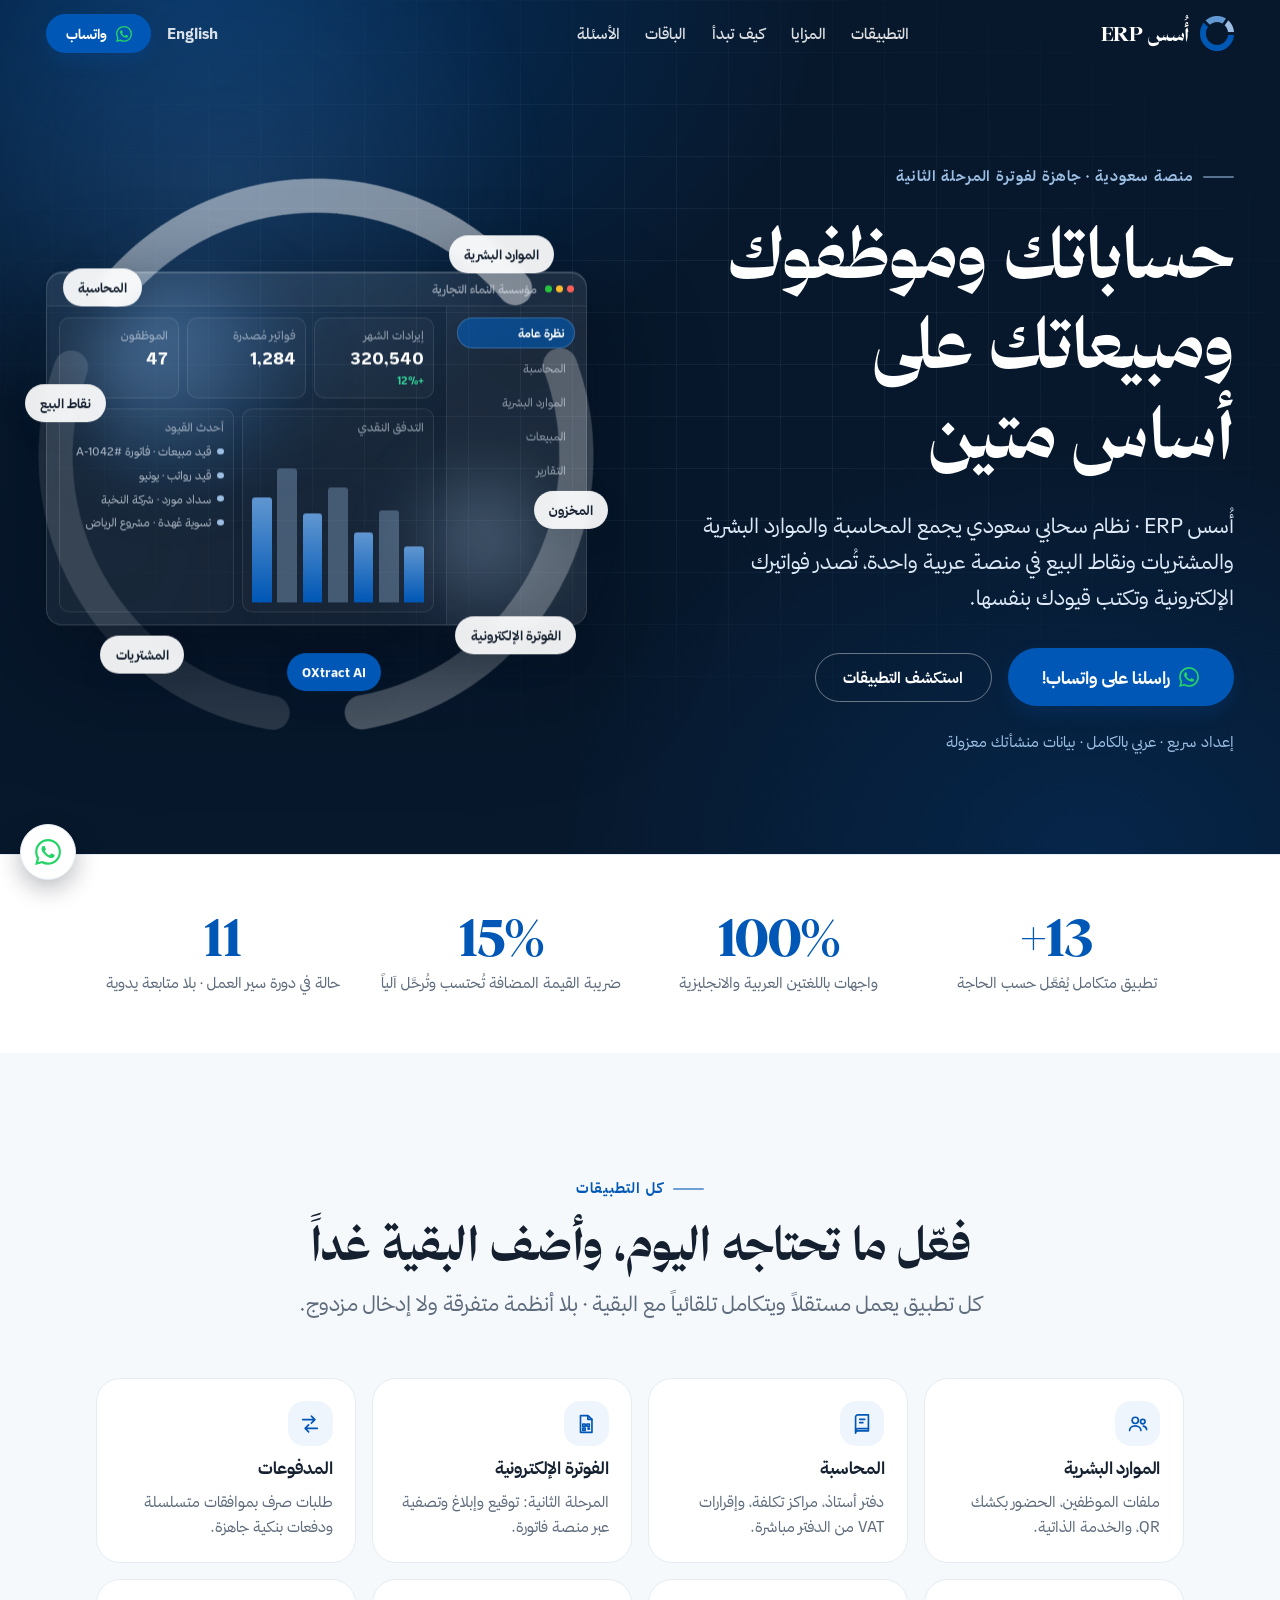
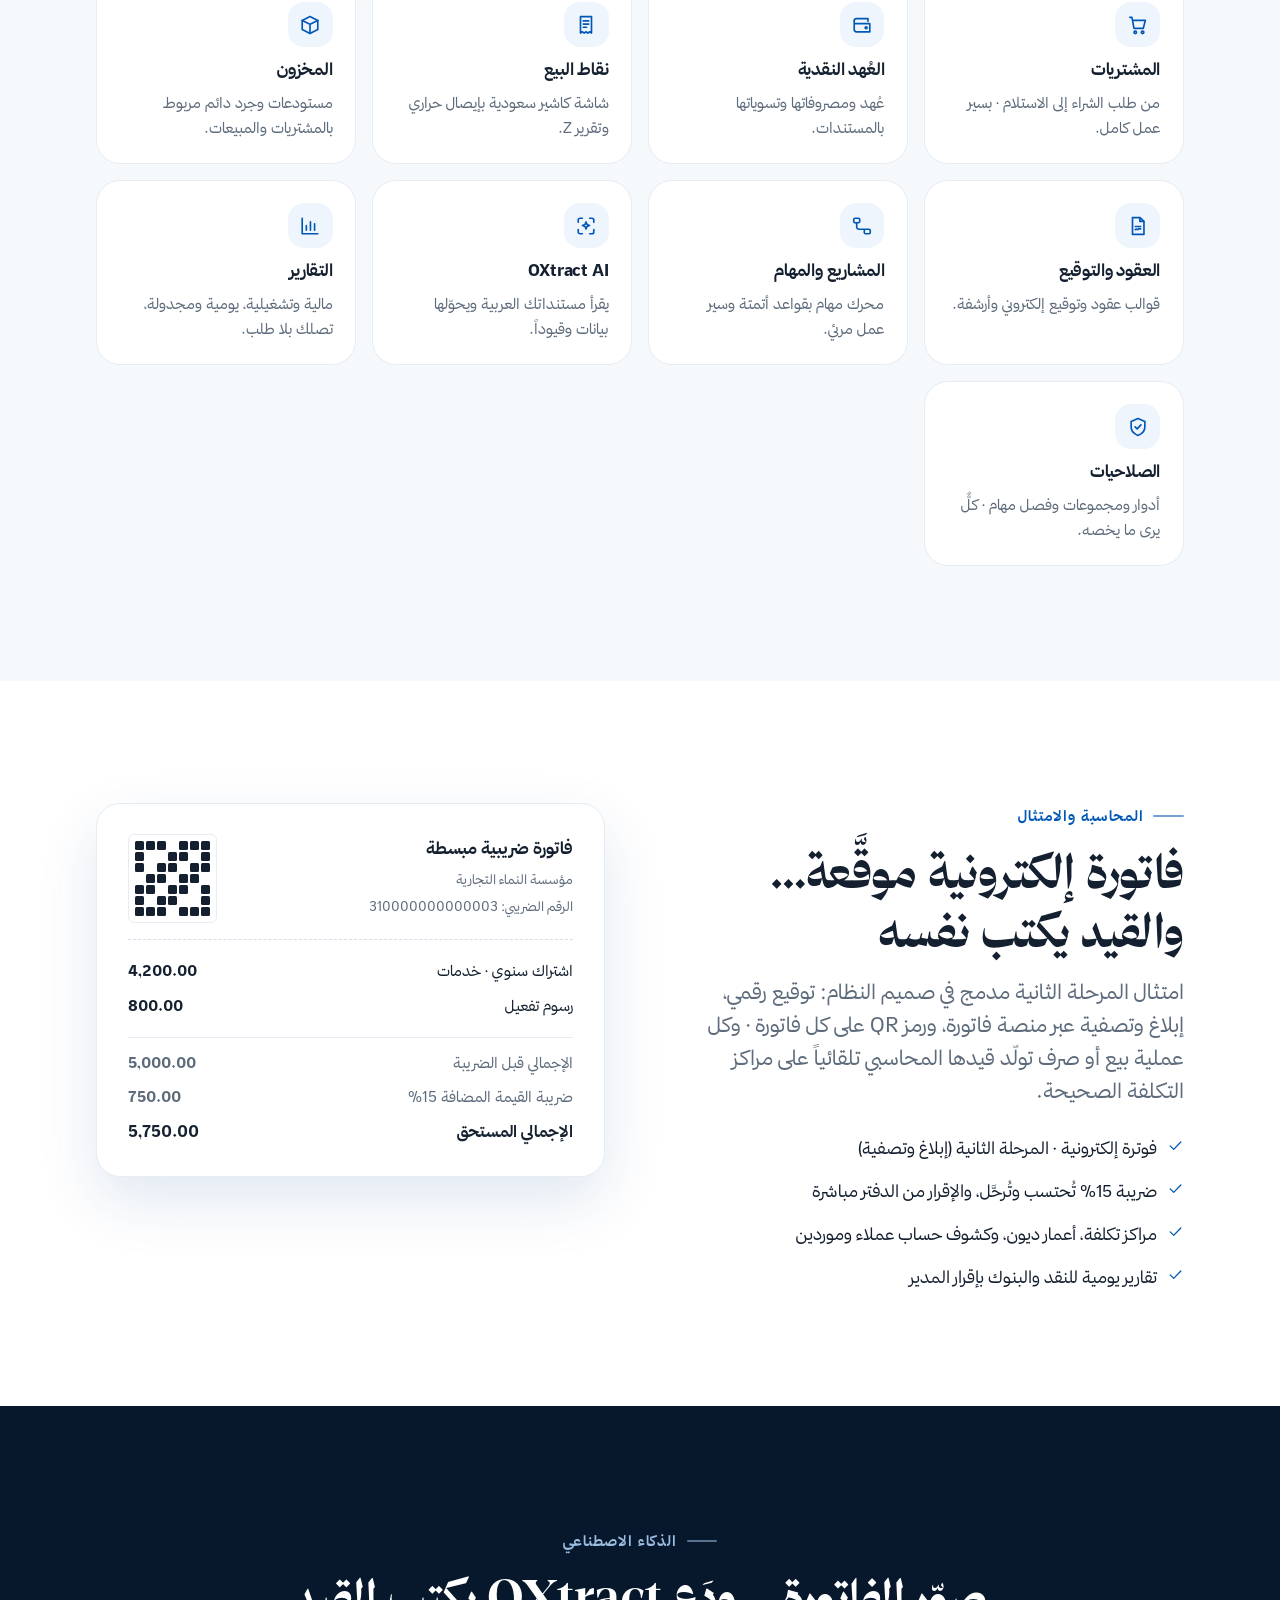
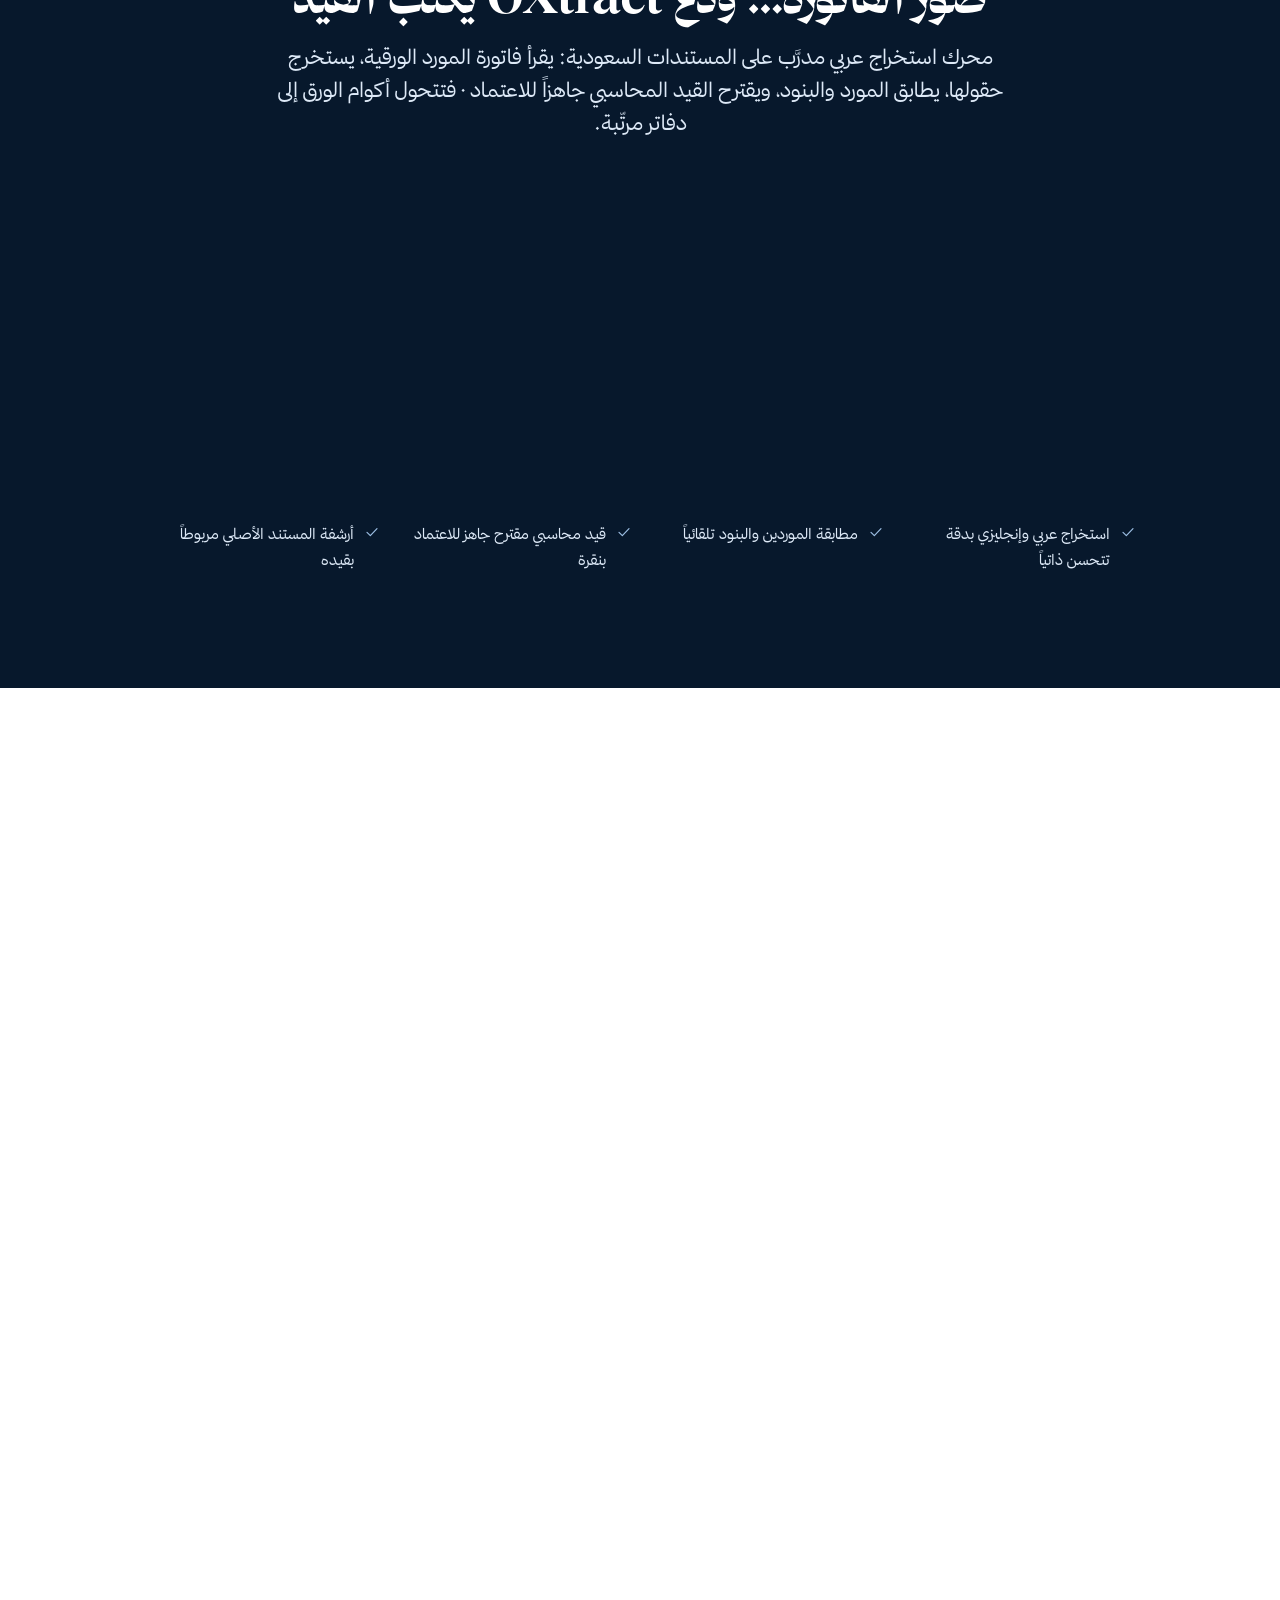
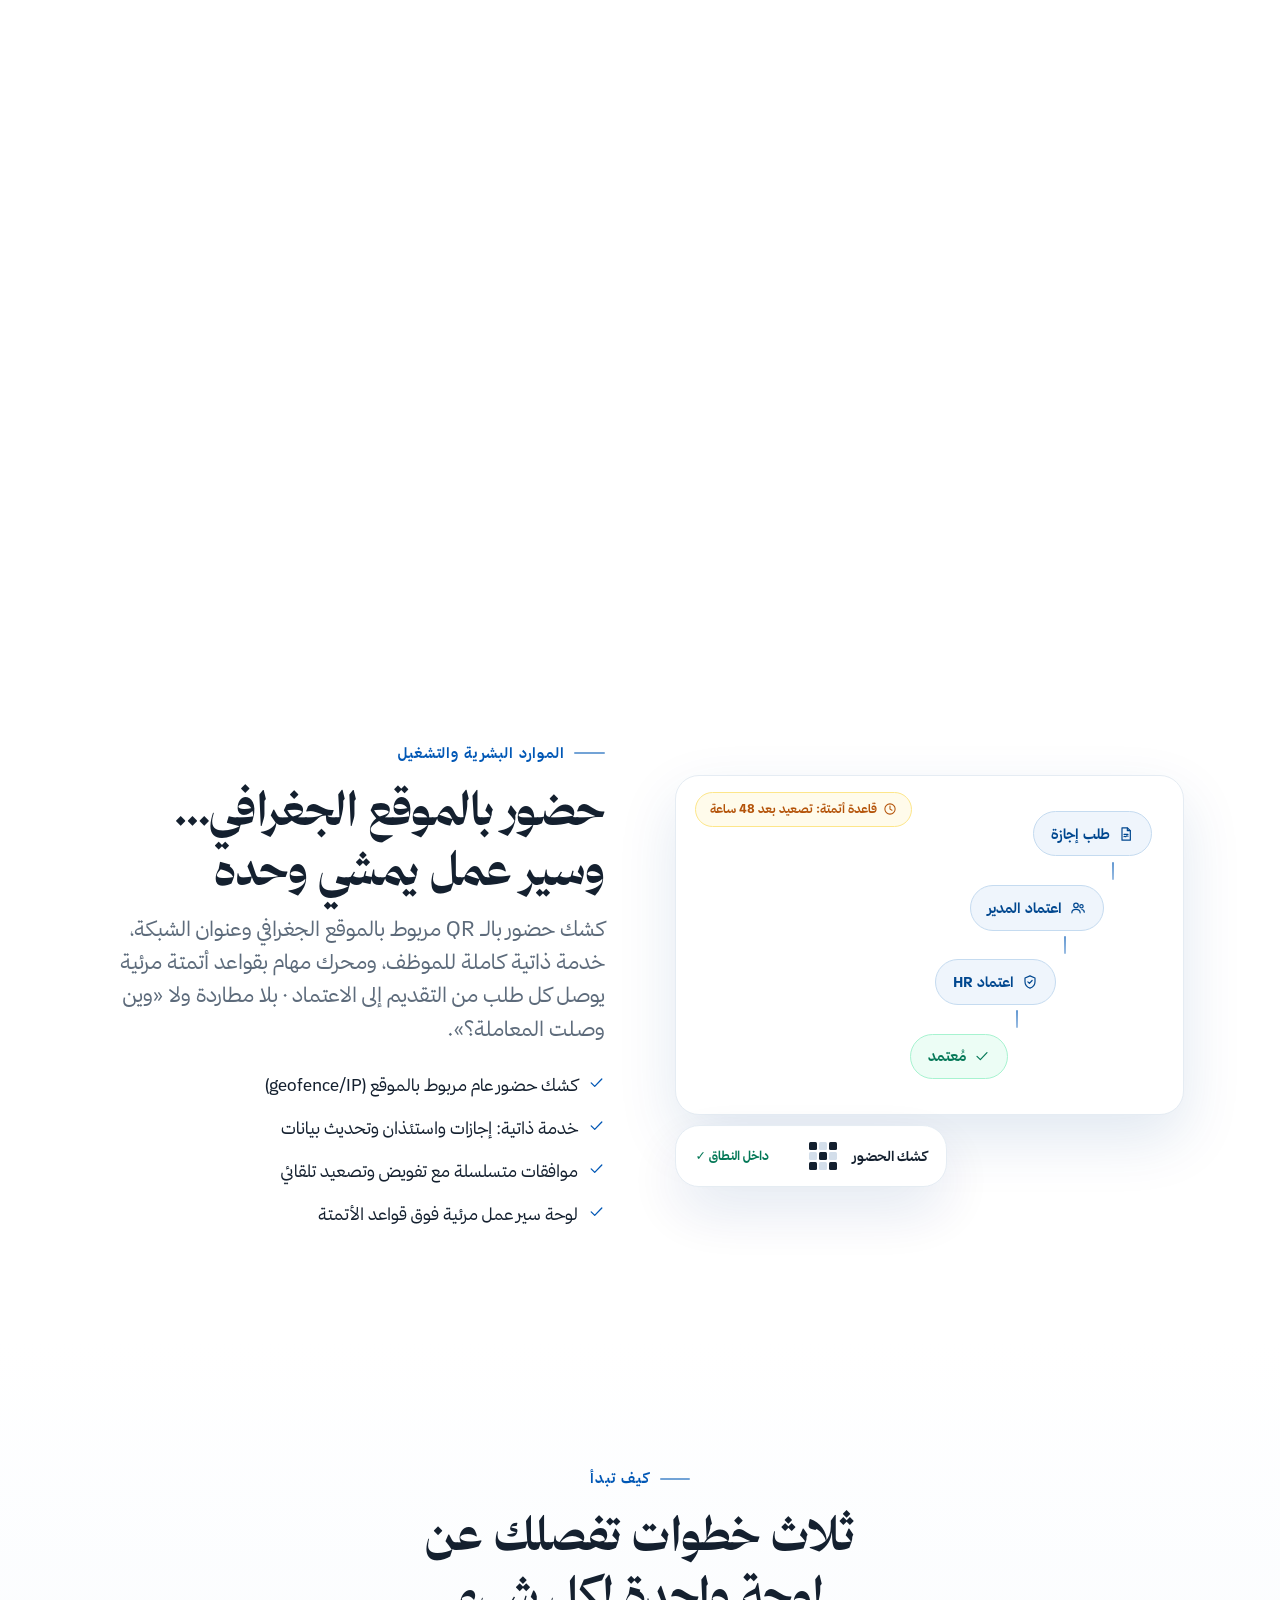
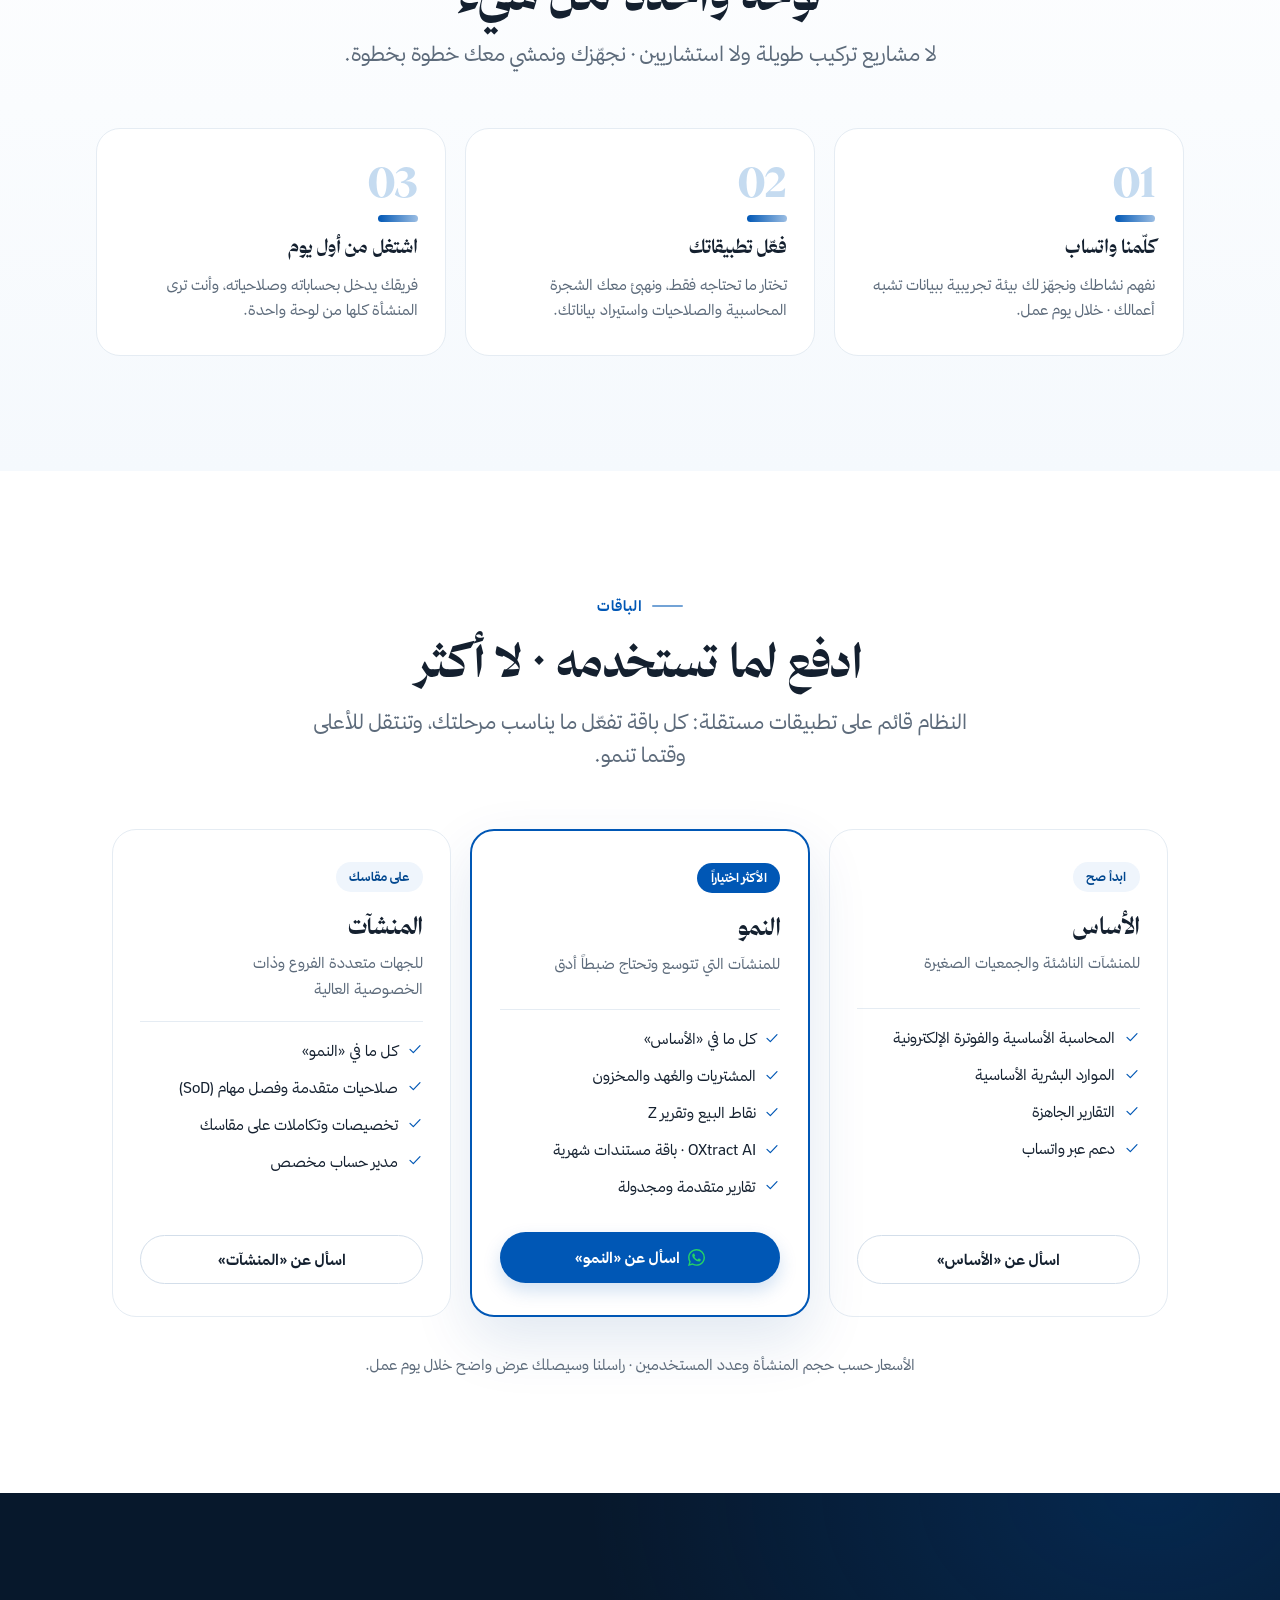
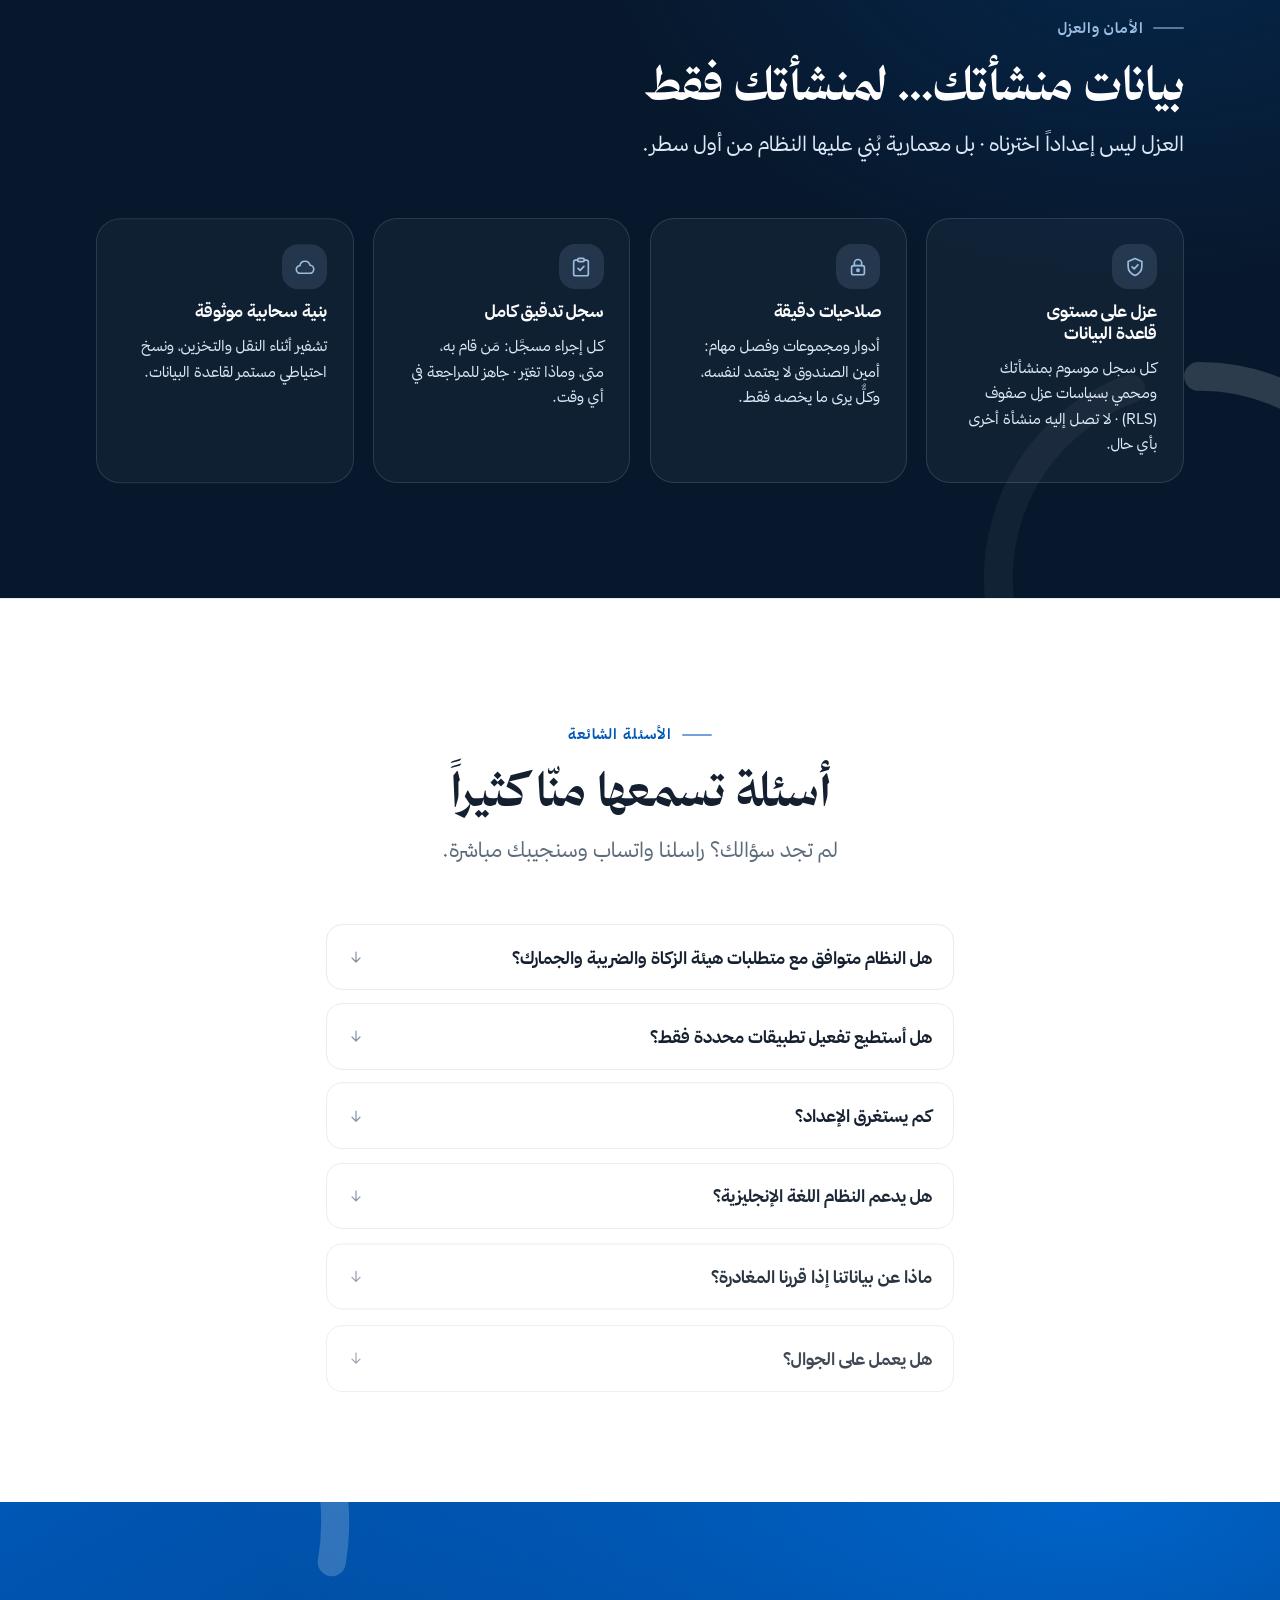
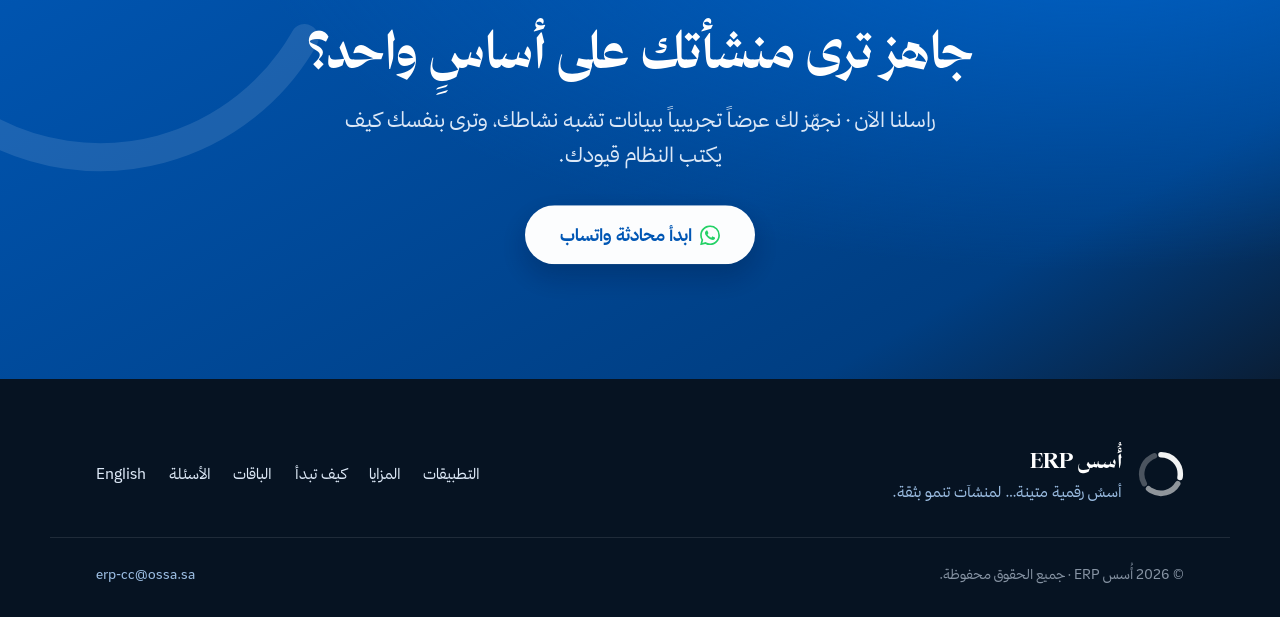
<file: index.html>
<!DOCTYPE html><html lang="ar" dir="rtl" data-astro-cid-5hce7sga> <head><meta charset="utf-8"><meta name="viewport" content="width=device-width, initial-scale=1"><title>أُسس ERP · نظام إدارة منشآت سحابي سعودي: محاسبة وفوترة إلكترونية وموارد بشرية بالعربي</title><meta name="description" content="منصة سعودية متكاملة للشركات الصغيرة والجمعيات: محاسبة وفوترة إلكترونية جاهزة للمرحلة الثانية، موارد بشرية وحضور، مشتريات وعُهد ومخزون ونقاط بيع، مع OXtract AI لاستخراج المستندات آلياً. عربية أولاً RTL."><link rel="canonical" href="https://erp.ossa.sa/"><link rel="alternate" hreflang="en" href="https://erp.ossa.sa/en"><link rel="alternate" hreflang="ar" href="https://erp.ossa.sa/"><link rel="alternate" hreflang="x-default" href="https://erp.ossa.sa/"><meta name="theme-color" content="#0057b5"><link rel="icon" type="image/png" sizes="32x32" href="/brand/favicon-32.png"><link rel="icon" type="image/png" sizes="256x256" href="/brand/favicon-256.png"><link rel="apple-touch-icon" href="/brand/apple-touch-icon.png"><meta property="og:type" content="website"><meta property="og:locale" content="ar_SA"><meta property="og:site_name" content="أُسس ERP"><meta property="og:title" content="أُسس ERP · نظام إدارة منشآت سحابي سعودي: محاسبة وفوترة إلكترونية وموارد بشرية بالعربي"><meta property="og:description" content="منصة سعودية متكاملة للشركات الصغيرة والجمعيات: محاسبة وفوترة إلكترونية جاهزة للمرحلة الثانية، موارد بشرية وحضور، مشتريات وعُهد ومخزون ونقاط بيع، مع OXtract AI لاستخراج المستندات آلياً. عربية أولاً RTL."><meta property="og:url" content="https://erp.ossa.sa/"><meta property="og:image" content="https://erp.ossa.sa/brand/og-image-erp.png"><meta property="og:image:width" content="1200"><meta property="og:image:height" content="630"><meta name="twitter:card" content="summary_large_image"><meta name="twitter:title" content="أُسس ERP · نظام إدارة منشآت سحابي سعودي: محاسبة وفوترة إلكترونية وموارد بشرية بالعربي"><meta name="twitter:description" content="منصة سعودية متكاملة للشركات الصغيرة والجمعيات: محاسبة وفوترة إلكترونية جاهزة للمرحلة الثانية، موارد بشرية وحضور، مشتريات وعُهد ومخزون ونقاط بيع، مع OXtract AI لاستخراج المستندات آلياً. عربية أولاً RTL."><meta name="twitter:image" content="https://erp.ossa.sa/brand/og-image-erp.png"><link rel="preload" href="/fonts/thamaniah-serif-700.woff2" as="font" type="font/woff2" crossorigin><link rel="preload" href="/fonts/thamaniah-sans-400.woff2" as="font" type="font/woff2" crossorigin><script type="application/ld+json">{"@context":"https://schema.org","@graph":[{"@type":"Organization","@id":"https://erp.ossa.sa/#organization","name":"أُسس ERP","url":"https://erp.ossa.sa","logo":"https://erp.ossa.sa/brand/favicon-256.png","email":"erp-cc@ossa.sa","contactPoint":{"@type":"ContactPoint","email":"erp-cc@ossa.sa","contactType":"sales"}},{"@type":"SoftwareApplication","@id":"https://erp.ossa.sa/#software","name":"أُسس ERP","applicationCategory":"BusinessApplication","operatingSystem":"Web","inLanguage":"ar-SA","description":"منصة سعودية متكاملة للشركات الصغيرة والجمعيات: محاسبة وفوترة إلكترونية جاهزة للمرحلة الثانية، موارد بشرية وحضور، مشتريات وعُهد ومخزون ونقاط بيع، مع OXtract AI لاستخراج المستندات آلياً. عربية أولاً RTL.","url":"https://erp.ossa.sa/","featureList":["الموارد البشرية","المحاسبة","الفوترة الإلكترونية","المدفوعات","المشتريات","العُهد النقدية","نقاط البيع","المخزون","العقود والتوقيع","المشاريع والمهام","OXtract AI","التقارير","الصلاحيات"],"publisher":{"@id":"https://erp.ossa.sa/#organization"}},{"@type":"FAQPage","@id":"https://erp.ossa.sa/#faq","mainEntity":[{"@type":"Question","name":"هل النظام متوافق مع متطلبات هيئة الزكاة والضريبة والجمارك؟","acceptedAnswer":{"@type":"Answer","text":"نعم. الفوترة الإلكترونية للمرحلة الثانية (الربط والإبلاغ والتصفية عبر منصة فاتورة) مدمجة في النظام، مع رمز QR على كل فاتورة واحتساب ضريبة القيمة المضافة 15% وترحيلها آلياً."}},{"@type":"Question","name":"هل أستطيع تفعيل تطبيقات محددة فقط؟","acceptedAnswer":{"@type":"Answer","text":"نعم · النظام قائم على تطبيقات مستقلة بالكامل. تبدأ بما تحتاجه (مثلاً المحاسبة والموارد البشرية) وتضيف البقية لاحقاً، وتدفع لما تفعّله فقط."}},{"@type":"Question","name":"كم يستغرق الإعداد؟","acceptedAnswer":{"@type":"Answer","text":"بيئة تجريبية خلال يوم عمل، وإطلاق فعلي خلال أيام حسب جاهزية بياناتك · ولدينا مركز استيراد يساعدك على نقل بياناتك الحالية."}},{"@type":"Question","name":"هل يدعم النظام اللغة الإنجليزية؟","acceptedAnswer":{"@type":"Answer","text":"المنصة عربية أولاً (RTL من الجذر لا ترجمة فوقية)، وتدعم الإنجليزية للفرق ثنائية اللغة."}},{"@type":"Question","name":"ماذا عن بياناتنا إذا قررنا المغادرة؟","acceptedAnswer":{"@type":"Answer","text":"بياناتك ملكك دائماً · تحصل على تصدير كامل لبياناتك عند الطلب، بصيغ قياسية قابلة للاستخدام."}},{"@type":"Question","name":"هل يعمل على الجوال؟","acceptedAnswer":{"@type":"Answer","text":"يعمل من أي متصفح حديث بلا تركيب، وواجهات الموظف (الحضور والطلبات) مصممة أساساً للجوال."}}]}]}</script><link rel="stylesheet" href="/_astro/config.BWMqVxCR.css"><link rel="stylesheet" href="/_astro/FinalCta.BDg4EhtH.css"></head> <body data-astro-cid-5hce7sga> <a href="#main" class="skip-link" data-astro-cid-5hce7sga>تجاوز إلى المحتوى</a> <header class="site-header" data-header data-astro-cid-ctg3m53h> <div class="container container--wide site-header__inner" data-astro-cid-ctg3m53h> <a class="site-header__brand" href="/" aria-label="أُسس ERP" data-astro-cid-ctg3m53h> <img src="/brand/mark.webp" alt="" width="34" height="35" loading="eager" data-astro-cid-ctg3m53h> <span class="site-header__wordmark" data-astro-cid-ctg3m53h>أُسس ERP</span> </a> <nav class="site-header__nav" aria-label="أقسام الصفحة" data-astro-cid-ctg3m53h> <a href="#modules" data-astro-cid-ctg3m53h>التطبيقات</a><a href="#features" data-astro-cid-ctg3m53h>المزايا</a><a href="#how" data-astro-cid-ctg3m53h>كيف تبدأ</a><a href="#pricing" data-astro-cid-ctg3m53h>الباقات</a><a href="#faq" data-astro-cid-ctg3m53h>الأسئلة</a> </nav> <div class="site-header__actions" data-astro-cid-ctg3m53h> <a class="site-header__lang" href="/en" data-lang-switch="/en" rel="alternate" data-astro-cid-ctg3m53h> English </a> <a class="btn btn--whatsapp site-header__cta" href="https://wa.me/966556849009?text=%D9%85%D8%B1%D8%AD%D8%A8%D8%A7%D9%8B!%20%D8%A3%D8%B1%D8%BA%D8%A8%20%D8%A8%D8%A7%D9%84%D8%A7%D8%B3%D8%AA%D9%81%D8%B3%D8%A7%D8%B1%20%D8%B9%D9%86%20%D9%85%D9%86%D8%B5%D8%A9%20%D8%A3%D9%8F%D8%B3%D8%B3%20ERP." target="_blank" rel="noopener" data-astro-cid-ctg3m53h> <svg width="16" height="16" viewBox="0 0 24 24" fill="currentColor" stroke="none" stroke-width="1.8" stroke-linecap="round" stroke-linejoin="round" aria-hidden="true"><path d="M17.472 14.382c-.297-.149-1.758-.867-2.03-.967-.273-.099-.471-.148-.67.15-.197.297-.767.966-.94 1.164-.173.199-.347.223-.644.075-.297-.15-1.255-.463-2.39-1.475-.883-.788-1.48-1.761-1.653-2.059-.173-.297-.018-.458.13-.606.134-.133.297-.347.446-.52.149-.174.198-.298.297-.497.1-.198.05-.371-.025-.52-.075-.149-.669-1.612-.916-2.207-.242-.579-.487-.5-.669-.51-.173-.008-.371-.01-.57-.01-.198 0-.52.074-.792.372-.272.297-1.04 1.016-1.04 2.479 0 1.462 1.065 2.875 1.213 3.074.149.198 2.096 3.2 5.077 4.487.709.306 1.262.489 1.694.625.712.227 1.36.195 1.871.118.571-.085 1.758-.719 2.006-1.413.248-.694.248-1.289.173-1.413-.074-.124-.272-.198-.57-.347m-5.421 7.403h-.004a9.87 9.87 0 0 1-5.031-1.378l-.361-.214-3.741.982.998-3.648-.235-.374a9.86 9.86 0 0 1-1.51-5.26c.001-5.45 4.436-9.884 9.888-9.884 2.64 0 5.122 1.03 6.988 2.898a9.825 9.825 0 0 1 2.893 6.994c-.003 5.45-4.437 9.884-9.885 9.884m8.413-18.297A11.815 11.815 0 0 0 12.05 0C5.495 0 .16 5.335.157 11.892c0 2.096.547 4.142 1.588 5.945L.057 24l6.305-1.654a11.882 11.882 0 0 0 5.683 1.448h.005c6.554 0 11.89-5.335 11.893-11.893a11.821 11.821 0 0 0-3.48-8.413z"/></svg> <span data-astro-cid-ctg3m53h>واتساب</span> </a> </div> </div> </header> <script type="module">const l=document.querySelector("[data-header]"),t=()=>l?.classList.toggle("is-scrolled",window.scrollY>24);t();addEventListener("scroll",t,{passive:!0});document.querySelectorAll("[data-lang-switch]").forEach(e=>{e.addEventListener("click",()=>{e.href=(e.dataset.langSwitch||"/")+location.hash})});</script> <main id="main" data-astro-cid-5hce7sga>  <section class="hero section--navy" aria-labelledby="hero-title" data-astro-cid-anhloy43> <div class="hero__grid" aria-hidden="true" data-astro-cid-anhloy43></div> <div class="hero__glow" aria-hidden="true" data-astro-cid-anhloy43></div> <div class="container container--wide hero__inner" data-astro-cid-anhloy43> <div class="hero__copy" data-astro-cid-anhloy43> <p class="eyebrow" data-hero-fade data-astro-cid-anhloy43>منصة سعودية · جاهزة لفوترة المرحلة الثانية</p> <h1 class="hero__title" id="hero-title" data-hero-title data-astro-cid-anhloy43> <span class="hero__line" data-astro-cid-anhloy43>حساباتك وموظفوك ومبيعاتك على أساسٍ متين</span> <span class="hero__line hero__line--em" data-astro-cid-anhloy43></span> </h1> <p class="hero__subhead" data-hero-fade data-astro-cid-anhloy43>أُسس ERP · نظام سحابي سعودي يجمع المحاسبة والموارد البشرية والمشتريات ونقاط البيع في منصة عربية واحدة، تُصدر فواتيرك الإلكترونية وتكتب قيودك بنفسها.</p> <div class="hero__ctas" data-hero-fade data-astro-cid-anhloy43> <a class="btn btn--whatsapp btn--lg " href="https://wa.me/966556849009?text=%D9%85%D8%B1%D8%AD%D8%A8%D8%A7%D9%8B!%20%D8%A3%D8%B1%D8%BA%D8%A8%20%D8%A8%D9%85%D8%B4%D8%A7%D9%87%D8%AF%D8%A9%20%D8%B9%D8%B1%D8%B6%20%D8%AA%D8%AC%D8%B1%D9%8A%D8%A8%D9%8A%20%D9%84%D9%85%D9%86%D8%B5%D8%A9%20%D8%A3%D9%8F%D8%B3%D8%B3%20ERP." target="_blank" rel="noopener"> <svg width="20" height="20" viewBox="0 0 24 24" fill="currentColor" stroke="none" stroke-width="1.8" stroke-linecap="round" stroke-linejoin="round" aria-hidden="true"><path d="M17.472 14.382c-.297-.149-1.758-.867-2.03-.967-.273-.099-.471-.148-.67.15-.197.297-.767.966-.94 1.164-.173.199-.347.223-.644.075-.297-.15-1.255-.463-2.39-1.475-.883-.788-1.48-1.761-1.653-2.059-.173-.297-.018-.458.13-.606.134-.133.297-.347.446-.52.149-.174.198-.298.297-.497.1-.198.05-.371-.025-.52-.075-.149-.669-1.612-.916-2.207-.242-.579-.487-.5-.669-.51-.173-.008-.371-.01-.57-.01-.198 0-.52.074-.792.372-.272.297-1.04 1.016-1.04 2.479 0 1.462 1.065 2.875 1.213 3.074.149.198 2.096 3.2 5.077 4.487.709.306 1.262.489 1.694.625.712.227 1.36.195 1.871.118.571-.085 1.758-.719 2.006-1.413.248-.694.248-1.289.173-1.413-.074-.124-.272-.198-.57-.347m-5.421 7.403h-.004a9.87 9.87 0 0 1-5.031-1.378l-.361-.214-3.741.982.998-3.648-.235-.374a9.86 9.86 0 0 1-1.51-5.26c.001-5.45 4.436-9.884 9.888-9.884 2.64 0 5.122 1.03 6.988 2.898a9.825 9.825 0 0 1 2.893 6.994c-.003 5.45-4.437 9.884-9.885 9.884m8.413-18.297A11.815 11.815 0 0 0 12.05 0C5.495 0 .16 5.335.157 11.892c0 2.096.547 4.142 1.588 5.945L.057 24l6.305-1.654a11.882 11.882 0 0 0 5.683 1.448h.005c6.554 0 11.89-5.335 11.893-11.893a11.821 11.821 0 0 0-3.48-8.413z"/></svg> <span>راسلنا على واتساب!</span> </a> <a class="btn btn--ghost" href="#modules" data-astro-cid-anhloy43>استكشف التطبيقات</a> </div> <p class="hero__trust" data-hero-fade data-astro-cid-anhloy43>إعداد سريع · عربي بالكامل · بيانات منشأتك معزولة</p> </div> <div class="hero__visual" data-astro-cid-anhloy43> <div class="hero__ring" data-hero-ring data-astro-cid-anhloy43> <svg class="ring-mark " width="620" height="620" viewBox="0 0 100 100" fill="none" aria-hidden="true" data-ring> <circle cx="50" cy="50" r="42" pathLength="360" stroke="rgba(255,255,255,0.95)" stroke-width="5.5" stroke-linecap="round" stroke-dasharray="100 260" transform="rotate(-90 50 50)" data-ring-arc="0"></circle><circle cx="50" cy="50" r="42" pathLength="360" stroke="rgba(255,255,255,0.55)" stroke-width="5.5" stroke-linecap="round" stroke-dasharray="100 260" transform="rotate(30 50 50)" data-ring-arc="1"></circle><circle cx="50" cy="50" r="42" pathLength="360" stroke="rgba(255,255,255,0.28)" stroke-width="5.5" stroke-linecap="round" stroke-dasharray="100 260" transform="rotate(150 50 50)" data-ring-arc="2"></circle> </svg> </div> <!-- كرات لونية ناعمة يلتقطها الزجاج فيتشابك مع الخلفية --> <span class="hero__orb hero__orb--1" aria-hidden="true" data-astro-cid-anhloy43></span> <span class="hero__orb hero__orb--2" aria-hidden="true" data-astro-cid-anhloy43></span> <div class="hero__mockup-wrap" data-hero-mockup-wrap data-astro-cid-anhloy43> <div class="mock" data-hero-mockup data-astro-cid-apsyvq6c> <div class="mock__bar" data-astro-cid-apsyvq6c> <span class="mock__dots" aria-hidden="true" data-astro-cid-apsyvq6c><i data-astro-cid-apsyvq6c></i><i data-astro-cid-apsyvq6c></i><i data-astro-cid-apsyvq6c></i></span> <span class="mock__title" data-astro-cid-apsyvq6c>مؤسسة النماء التجارية</span> </div> <div class="mock__body" data-astro-cid-apsyvq6c> <aside class="mock__side" aria-hidden="true" data-astro-cid-apsyvq6c> <span class="is-active" data-astro-cid-apsyvq6c>نظرة عامة</span><span class data-astro-cid-apsyvq6c>المحاسبة</span><span class data-astro-cid-apsyvq6c>الموارد البشرية</span><span class data-astro-cid-apsyvq6c>المبيعات</span><span class data-astro-cid-apsyvq6c>التقارير</span> </aside> <div class="mock__main" data-astro-cid-apsyvq6c> <div class="mock__kpis" data-astro-cid-apsyvq6c> <div class="mock__kpi" data-astro-cid-apsyvq6c> <span class="mock__lbl" data-astro-cid-apsyvq6c>إيرادات الشهر</span> <strong class="mock__num" data-astro-cid-apsyvq6c>320,540</strong> <em class="mock__delta" data-astro-cid-apsyvq6c>+12%</em> </div><div class="mock__kpi" data-astro-cid-apsyvq6c> <span class="mock__lbl" data-astro-cid-apsyvq6c>فواتير مُصدرة</span> <strong class="mock__num" data-astro-cid-apsyvq6c>1,284</strong>  </div><div class="mock__kpi" data-astro-cid-apsyvq6c> <span class="mock__lbl" data-astro-cid-apsyvq6c>الموظفون</span> <strong class="mock__num" data-astro-cid-apsyvq6c>47</strong>  </div> </div> <div class="mock__row2" data-astro-cid-apsyvq6c> <div class="mock__chart" data-astro-cid-apsyvq6c> <span class="mock__lbl" data-astro-cid-apsyvq6c>التدفق النقدي</span> <div class="mock__bars" aria-hidden="true" data-astro-cid-apsyvq6c> <i data-chart-bar style="--h:35%" data-astro-cid-apsyvq6c></i><i data-chart-bar style="--h:58%" data-astro-cid-apsyvq6c></i><i data-chart-bar style="--h:44%" data-astro-cid-apsyvq6c></i><i data-chart-bar style="--h:72%" data-astro-cid-apsyvq6c></i><i data-chart-bar style="--h:56%" data-astro-cid-apsyvq6c></i><i data-chart-bar style="--h:84%" data-astro-cid-apsyvq6c></i><i data-chart-bar style="--h:66%" data-astro-cid-apsyvq6c></i> </div> </div> <div class="mock__table" data-astro-cid-apsyvq6c> <span class="mock__lbl" data-astro-cid-apsyvq6c>أحدث القيود</span> <ul data-astro-cid-apsyvq6c> <li class="mock__trow" data-astro-cid-apsyvq6c> <i aria-hidden="true" data-astro-cid-apsyvq6c></i> <span data-astro-cid-apsyvq6c>قيد مبيعات · فاتورة #A-1042</span> </li><li class="mock__trow" data-astro-cid-apsyvq6c> <i aria-hidden="true" data-astro-cid-apsyvq6c></i> <span data-astro-cid-apsyvq6c>قيد رواتب · يونيو</span> </li><li class="mock__trow" data-astro-cid-apsyvq6c> <i aria-hidden="true" data-astro-cid-apsyvq6c></i> <span data-astro-cid-apsyvq6c>سداد مورد · شركة النخبة</span> </li><li class="mock__trow" data-astro-cid-apsyvq6c> <i aria-hidden="true" data-astro-cid-apsyvq6c></i> <span data-astro-cid-apsyvq6c>تسوية عُهدة · مشروع الرياض</span> </li> </ul> </div> </div> </div> </div> </div> </div> <ul class="hero__chips" aria-hidden="true" data-astro-cid-anhloy43> <li class="hero__chip" data-hero-chip data-astro-cid-anhloy43>الموارد البشرية</li><li class="hero__chip" data-hero-chip data-astro-cid-anhloy43>المحاسبة</li><li class="hero__chip" data-hero-chip data-astro-cid-anhloy43>الفوترة الإلكترونية</li><li class="hero__chip" data-hero-chip data-astro-cid-anhloy43>المشتريات</li><li class="hero__chip" data-hero-chip data-astro-cid-anhloy43>نقاط البيع</li><li class="hero__chip" data-hero-chip data-astro-cid-anhloy43>المخزون</li><li class="hero__chip" data-hero-chip data-astro-cid-anhloy43>OXtract AI</li> </ul> </div> </div> </section> <section class="stats section--divide" aria-label="حقائق المنتج" data-astro-cid-6iz6s32p> <div class="container stats__grid" data-astro-cid-6iz6s32p> <div class="stats__item" data-reveal data-astro-cid-6iz6s32p> <span class="stats__value" data-counter="13" data-suffix="+" data-astro-cid-6iz6s32p> 13+ </span> <span class="stats__label" data-astro-cid-6iz6s32p>تطبيق متكامل يُفعَّل حسب الحاجة</span> </div><div class="stats__item" data-reveal data-astro-cid-6iz6s32p> <span class="stats__value" data-counter="100" data-suffix="%" data-astro-cid-6iz6s32p> 100% </span> <span class="stats__label" data-astro-cid-6iz6s32p>واجهات باللغتين العربية والانجليزية</span> </div><div class="stats__item" data-reveal data-astro-cid-6iz6s32p> <span class="stats__value" data-counter="15" data-suffix="%" data-astro-cid-6iz6s32p> 15% </span> <span class="stats__label" data-astro-cid-6iz6s32p>ضريبة القيمة المضافة تُحتسب وتُرحَّل آلياً</span> </div><div class="stats__item" data-reveal data-astro-cid-6iz6s32p> <span class="stats__value" data-counter="11" data-suffix data-astro-cid-6iz6s32p> 11 </span> <span class="stats__label" data-astro-cid-6iz6s32p>حالة في دورة سير العمل · بلا متابعة يدوية</span> </div> </div> </section> <section class="section section--tint" id="modules" aria-labelledby="modules-title" data-astro-cid-2jacfsvr> <div class="container" data-astro-cid-2jacfsvr> <div class="section-head section-head--center" data-reveal data-astro-cid-2jacfsvr> <p class="eyebrow" data-astro-cid-2jacfsvr>كل التطبيقات</p> <h2 class="section-head__title" id="modules-title" data-astro-cid-2jacfsvr>فعّل ما تحتاجه اليوم، وأضف البقية غداً</h2> <p class="section-head__lede" data-astro-cid-2jacfsvr>كل تطبيق يعمل مستقلاً ويتكامل تلقائياً مع البقية · بلا أنظمة متفرقة ولا إدخال مزدوج.</p> </div> <ul class="modules__grid" data-astro-cid-2jacfsvr> <li class="card card--hover modules__card" data-reveal data-astro-cid-2jacfsvr> <span class="modules__icon" data-astro-cid-2jacfsvr> <svg width="22" height="22" viewBox="0 0 24 24" fill="none" stroke="currentColor" stroke-width="1.8" stroke-linecap="round" stroke-linejoin="round" aria-hidden="true"><circle cx="9" cy="8" r="3.4"/><path d="M2.8 19.2c0-3.1 2.8-5.2 6.2-5.2s6.2 2.1 6.2 5.2"/><circle cx="17.2" cy="9.4" r="2.5"/><path d="M17.8 14.3c2.1.4 3.6 1.9 3.6 3.9"/></svg> </span> <h3 class="modules__name" data-astro-cid-2jacfsvr>الموارد البشرية</h3> <p class="modules__blurb" data-astro-cid-2jacfsvr>ملفات الموظفين، الحضور بكشك QR، والخدمة الذاتية.</p> </li><li class="card card--hover modules__card" data-reveal data-astro-cid-2jacfsvr> <span class="modules__icon" data-astro-cid-2jacfsvr> <svg width="22" height="22" viewBox="0 0 24 24" fill="none" stroke="currentColor" stroke-width="1.8" stroke-linecap="round" stroke-linejoin="round" aria-hidden="true"><path d="M5 4.5A2.5 2.5 0 0 1 7.5 2H19v17.5H7.5A2.5 2.5 0 0 0 5 22V4.5z"/><path d="M5 19.5A2.5 2.5 0 0 1 7.5 17H19"/><path d="M9.5 7h5.5M9.5 10.5h3.5"/></svg> </span> <h3 class="modules__name" data-astro-cid-2jacfsvr>المحاسبة</h3> <p class="modules__blurb" data-astro-cid-2jacfsvr>دفتر أستاذ، مراكز تكلفة، وإقرارات VAT من الدفتر مباشرة.</p> </li><li class="card card--hover modules__card" data-reveal data-astro-cid-2jacfsvr> <span class="modules__icon" data-astro-cid-2jacfsvr> <svg width="22" height="22" viewBox="0 0 24 24" fill="none" stroke="currentColor" stroke-width="1.8" stroke-linecap="round" stroke-linejoin="round" aria-hidden="true"><path d="M6 2.8h8.2L18.5 7v14.2H6V2.8z"/><path d="M14 3v4h4.3"/><rect x="8.5" y="12" width="2.6" height="2.6"/><rect x="13" y="12" width="2.6" height="2.6"/><rect x="8.5" y="16.4" width="2.6" height="2.6"/><path d="M14.3 16.4h1.3v1.3h-1.3z"/></svg> </span> <h3 class="modules__name" data-astro-cid-2jacfsvr>الفوترة الإلكترونية</h3> <p class="modules__blurb" data-astro-cid-2jacfsvr>المرحلة الثانية: توقيع وإبلاغ وتصفية عبر منصة فاتورة.</p> </li><li class="card card--hover modules__card" data-reveal data-astro-cid-2jacfsvr> <span class="modules__icon" data-astro-cid-2jacfsvr> <svg width="22" height="22" viewBox="0 0 24 24" fill="none" stroke="currentColor" stroke-width="1.8" stroke-linecap="round" stroke-linejoin="round" aria-hidden="true"><path d="M4 7.2h12.5M13.5 3.4l3.8 3.8-3.8 3.8"/><path d="M20 16.8H7.5M10.5 13l-3.8 3.8 3.8 3.8"/></svg> </span> <h3 class="modules__name" data-astro-cid-2jacfsvr>المدفوعات</h3> <p class="modules__blurb" data-astro-cid-2jacfsvr>طلبات صرف بموافقات متسلسلة ودفعات بنكية جاهزة.</p> </li><li class="card card--hover modules__card" data-reveal data-astro-cid-2jacfsvr> <span class="modules__icon" data-astro-cid-2jacfsvr> <svg width="22" height="22" viewBox="0 0 24 24" fill="none" stroke="currentColor" stroke-width="1.8" stroke-linecap="round" stroke-linejoin="round" aria-hidden="true"><circle cx="9" cy="20" r="1.4"/><circle cx="17" cy="20" r="1.4"/><path d="M3 3.6h2.4l2.2 12h10.2l2.2-8.6H6.2"/></svg> </span> <h3 class="modules__name" data-astro-cid-2jacfsvr>المشتريات</h3> <p class="modules__blurb" data-astro-cid-2jacfsvr>من طلب الشراء إلى الاستلام · بسير عمل كامل.</p> </li><li class="card card--hover modules__card" data-reveal data-astro-cid-2jacfsvr> <span class="modules__icon" data-astro-cid-2jacfsvr> <svg width="22" height="22" viewBox="0 0 24 24" fill="none" stroke="currentColor" stroke-width="1.8" stroke-linecap="round" stroke-linejoin="round" aria-hidden="true"><path d="M3.5 7.5A2.5 2.5 0 0 1 6 5h12.5v3"/><path d="M3.5 7.5V17A2.5 2.5 0 0 0 6 19.5h14.5v-9H3.5z"/><circle cx="16.5" cy="15" r="1.1"/></svg> </span> <h3 class="modules__name" data-astro-cid-2jacfsvr>العُهد النقدية</h3> <p class="modules__blurb" data-astro-cid-2jacfsvr>عُهد ومصروفاتها وتسوياتها بالمستندات.</p> </li><li class="card card--hover modules__card" data-reveal data-astro-cid-2jacfsvr> <span class="modules__icon" data-astro-cid-2jacfsvr> <svg width="22" height="22" viewBox="0 0 24 24" fill="none" stroke="currentColor" stroke-width="1.8" stroke-linecap="round" stroke-linejoin="round" aria-hidden="true"><path d="M6 2.8h12v18l-2-1.4-2 1.4-2-1.4-2 1.4-2-1.4-2 1.4v-18z"/><path d="M9 7.5h6M9 11h6M9 14.5h3.6"/></svg> </span> <h3 class="modules__name" data-astro-cid-2jacfsvr>نقاط البيع</h3> <p class="modules__blurb" data-astro-cid-2jacfsvr>شاشة كاشير سعودية بإيصال حراري وتقرير Z.</p> </li><li class="card card--hover modules__card" data-reveal data-astro-cid-2jacfsvr> <span class="modules__icon" data-astro-cid-2jacfsvr> <svg width="22" height="22" viewBox="0 0 24 24" fill="none" stroke="currentColor" stroke-width="1.8" stroke-linecap="round" stroke-linejoin="round" aria-hidden="true"><path d="M12 2.8 20.5 7v10L12 21.2 3.5 17V7L12 2.8z"/><path d="M3.5 7 12 11.2 20.5 7M12 11.2v10"/></svg> </span> <h3 class="modules__name" data-astro-cid-2jacfsvr>المخزون</h3> <p class="modules__blurb" data-astro-cid-2jacfsvr>مستودعات وجرد دائم مربوط بالمشتريات والمبيعات.</p> </li><li class="card card--hover modules__card" data-reveal data-astro-cid-2jacfsvr> <span class="modules__icon" data-astro-cid-2jacfsvr> <svg width="22" height="22" viewBox="0 0 24 24" fill="none" stroke="currentColor" stroke-width="1.8" stroke-linecap="round" stroke-linejoin="round" aria-hidden="true"><path d="M6 2.8h8.2L18.5 7v14.2H6V2.8z"/><path d="M14 3v4h4.3"/><path d="M9 12.5h6M9 16c1.2-1.6 2 .9 3.2-.6.8-1 1.4-.2 2.8-.2"/></svg> </span> <h3 class="modules__name" data-astro-cid-2jacfsvr>العقود والتوقيع</h3> <p class="modules__blurb" data-astro-cid-2jacfsvr>قوالب عقود وتوقيع إلكتروني وأرشفة.</p> </li><li class="card card--hover modules__card" data-reveal data-astro-cid-2jacfsvr> <span class="modules__icon" data-astro-cid-2jacfsvr> <svg width="22" height="22" viewBox="0 0 24 24" fill="none" stroke="currentColor" stroke-width="1.8" stroke-linecap="round" stroke-linejoin="round" aria-hidden="true"><rect x="3" y="3.5" width="6.5" height="5" rx="1.4"/><rect x="14.5" y="15.5" width="6.5" height="5" rx="1.4"/><path d="M6.2 8.5v4.5A2.5 2.5 0 0 0 8.7 15.5h5.8"/></svg> </span> <h3 class="modules__name" data-astro-cid-2jacfsvr>المشاريع والمهام</h3> <p class="modules__blurb" data-astro-cid-2jacfsvr>محرك مهام بقواعد أتمتة وسير عمل مرئي.</p> </li><li class="card card--hover modules__card" data-reveal data-astro-cid-2jacfsvr> <span class="modules__icon" data-astro-cid-2jacfsvr> <svg width="22" height="22" viewBox="0 0 24 24" fill="none" stroke="currentColor" stroke-width="1.8" stroke-linecap="round" stroke-linejoin="round" aria-hidden="true"><path d="M3.5 8V5.5a2 2 0 0 1 2-2H8M16 3.5h2.5a2 2 0 0 1 2 2V8M20.5 16v2.5a2 2 0 0 1-2 2H16M8 20.5H5.5a2 2 0 0 1-2-2V16"/><path d="M12 7.6l1.1 2.7 2.7 1.1-2.7 1.1-1.1 2.7-1.1-2.7-2.7-1.1 2.7-1.1L12 7.6z"/></svg> </span> <h3 class="modules__name" data-astro-cid-2jacfsvr>OXtract AI</h3> <p class="modules__blurb" data-astro-cid-2jacfsvr>يقرأ مستنداتك العربية ويحوّلها بيانات وقيوداً.</p> </li><li class="card card--hover modules__card" data-reveal data-astro-cid-2jacfsvr> <span class="modules__icon" data-astro-cid-2jacfsvr> <svg width="22" height="22" viewBox="0 0 24 24" fill="none" stroke="currentColor" stroke-width="1.8" stroke-linecap="round" stroke-linejoin="round" aria-hidden="true"><path d="M3.5 3.5v17h17"/><path d="M8 16.5v-5M12.5 16.5V7.5M17 16.5v-7"/></svg> </span> <h3 class="modules__name" data-astro-cid-2jacfsvr>التقارير</h3> <p class="modules__blurb" data-astro-cid-2jacfsvr>مالية وتشغيلية، يومية ومجدولة، تصلك بلا طلب.</p> </li><li class="card card--hover modules__card" data-reveal data-astro-cid-2jacfsvr> <span class="modules__icon" data-astro-cid-2jacfsvr> <svg width="22" height="22" viewBox="0 0 24 24" fill="none" stroke="currentColor" stroke-width="1.8" stroke-linecap="round" stroke-linejoin="round" aria-hidden="true"><path d="M12 2.8 19.5 6v5.5c0 4.8-3.2 8.1-7.5 9.7-4.3-1.6-7.5-4.9-7.5-9.7V6L12 2.8z"/><path d="m8.8 11.8 2.3 2.3 4.1-4.4"/></svg> </span> <h3 class="modules__name" data-astro-cid-2jacfsvr>الصلاحيات</h3> <p class="modules__blurb" data-astro-cid-2jacfsvr>أدوار ومجموعات وفصل مهام · كلٌّ يرى ما يخصه.</p> </li> </ul> </div> </section> <section class="section zatca" id="features" aria-labelledby="zatca-title" data-zatca data-astro-cid-zrigpugz> <div class="container zatca__inner" data-astro-cid-zrigpugz> <div class="zatca__copy" data-reveal data-astro-cid-zrigpugz> <p class="eyebrow" data-astro-cid-zrigpugz>المحاسبة والامتثال</p> <h2 class="section-head__title" id="zatca-title" data-astro-cid-zrigpugz>فاتورة إلكترونية موقَّعة… والقيد يكتب نفسه</h2> <p class="section-head__lede" data-astro-cid-zrigpugz>امتثال المرحلة الثانية مدمج في صميم النظام: توقيع رقمي، إبلاغ وتصفية عبر منصة فاتورة، ورمز QR على كل فاتورة · وكل عملية بيع أو صرف تولّد قيدها المحاسبي تلقائياً على مراكز التكلفة الصحيحة.</p> <ul class="zatca__bullets" data-astro-cid-zrigpugz> <li data-astro-cid-zrigpugz> <svg width="17" height="17" viewBox="0 0 24 24" fill="none" stroke="currentColor" stroke-width="1.8" stroke-linecap="round" stroke-linejoin="round" aria-hidden="true"><path d="m4.5 12.5 5 5L19.5 7"/></svg> <span data-astro-cid-zrigpugz>فوترة إلكترونية · المرحلة الثانية (إبلاغ وتصفية)</span> </li><li data-astro-cid-zrigpugz> <svg width="17" height="17" viewBox="0 0 24 24" fill="none" stroke="currentColor" stroke-width="1.8" stroke-linecap="round" stroke-linejoin="round" aria-hidden="true"><path d="m4.5 12.5 5 5L19.5 7"/></svg> <span data-astro-cid-zrigpugz>ضريبة 15% تُحتسب وتُرحَّل، والإقرار من الدفتر مباشرة</span> </li><li data-astro-cid-zrigpugz> <svg width="17" height="17" viewBox="0 0 24 24" fill="none" stroke="currentColor" stroke-width="1.8" stroke-linecap="round" stroke-linejoin="round" aria-hidden="true"><path d="m4.5 12.5 5 5L19.5 7"/></svg> <span data-astro-cid-zrigpugz>مراكز تكلفة، أعمار ديون، وكشوف حساب عملاء وموردين</span> </li><li data-astro-cid-zrigpugz> <svg width="17" height="17" viewBox="0 0 24 24" fill="none" stroke="currentColor" stroke-width="1.8" stroke-linecap="round" stroke-linejoin="round" aria-hidden="true"><path d="m4.5 12.5 5 5L19.5 7"/></svg> <span data-astro-cid-zrigpugz>تقارير يومية للنقد والبنوك بإقرار المدير</span> </li> </ul> </div> <div class="zatca__visual" data-astro-cid-zrigpugz> <div class="zatca__invoice card" data-astro-cid-zrigpugz> <div class="zatca__head" data-astro-cid-zrigpugz> <div data-astro-cid-zrigpugz> <strong data-astro-cid-zrigpugz>فاتورة ضريبية مبسطة</strong> <span class="zatca__seller" data-astro-cid-zrigpugz>مؤسسة النماء التجارية</span> <span class="zatca__vatid" data-astro-cid-zrigpugz>الرقم الضريبي: 310000000000003</span> </div> <div class="zatca__qr" aria-hidden="true" data-astro-cid-zrigpugz> <i class="on" data-qr-cell="1" data-astro-cid-zrigpugz></i><i class="on" data-qr-cell="1" data-astro-cid-zrigpugz></i><i class="on" data-qr-cell="1" data-astro-cid-zrigpugz></i><i class data-qr-cell="0" data-astro-cid-zrigpugz></i><i class="on" data-qr-cell="1" data-astro-cid-zrigpugz></i><i class="on" data-qr-cell="1" data-astro-cid-zrigpugz></i><i class="on" data-qr-cell="1" data-astro-cid-zrigpugz></i><i class="on" data-qr-cell="1" data-astro-cid-zrigpugz></i><i class data-qr-cell="0" data-astro-cid-zrigpugz></i><i class="on" data-qr-cell="1" data-astro-cid-zrigpugz></i><i class="on" data-qr-cell="1" data-astro-cid-zrigpugz></i><i class data-qr-cell="0" data-astro-cid-zrigpugz></i><i class data-qr-cell="0" data-astro-cid-zrigpugz></i><i class="on" data-qr-cell="1" data-astro-cid-zrigpugz></i><i class="on" data-qr-cell="1" data-astro-cid-zrigpugz></i><i class="on" data-qr-cell="1" data-astro-cid-zrigpugz></i><i class data-qr-cell="0" data-astro-cid-zrigpugz></i><i class="on" data-qr-cell="1" data-astro-cid-zrigpugz></i><i class="on" data-qr-cell="1" data-astro-cid-zrigpugz></i><i class data-qr-cell="0" data-astro-cid-zrigpugz></i><i class="on" data-qr-cell="1" data-astro-cid-zrigpugz></i><i class data-qr-cell="0" data-astro-cid-zrigpugz></i><i class="on" data-qr-cell="1" data-astro-cid-zrigpugz></i><i class="on" data-qr-cell="1" data-astro-cid-zrigpugz></i><i class data-qr-cell="0" data-astro-cid-zrigpugz></i><i class="on" data-qr-cell="1" data-astro-cid-zrigpugz></i><i class="on" data-qr-cell="1" data-astro-cid-zrigpugz></i><i class data-qr-cell="0" data-astro-cid-zrigpugz></i><i class="on" data-qr-cell="1" data-astro-cid-zrigpugz></i><i class data-qr-cell="0" data-astro-cid-zrigpugz></i><i class="on" data-qr-cell="1" data-astro-cid-zrigpugz></i><i class="on" data-qr-cell="1" data-astro-cid-zrigpugz></i><i class data-qr-cell="0" data-astro-cid-zrigpugz></i><i class="on" data-qr-cell="1" data-astro-cid-zrigpugz></i><i class="on" data-qr-cell="1" data-astro-cid-zrigpugz></i><i class="on" data-qr-cell="1" data-astro-cid-zrigpugz></i><i class data-qr-cell="0" data-astro-cid-zrigpugz></i><i class data-qr-cell="0" data-astro-cid-zrigpugz></i><i class="on" data-qr-cell="1" data-astro-cid-zrigpugz></i><i class="on" data-qr-cell="1" data-astro-cid-zrigpugz></i><i class data-qr-cell="0" data-astro-cid-zrigpugz></i><i class="on" data-qr-cell="1" data-astro-cid-zrigpugz></i><i class="on" data-qr-cell="1" data-astro-cid-zrigpugz></i><i class="on" data-qr-cell="1" data-astro-cid-zrigpugz></i><i class="on" data-qr-cell="1" data-astro-cid-zrigpugz></i><i class data-qr-cell="0" data-astro-cid-zrigpugz></i><i class="on" data-qr-cell="1" data-astro-cid-zrigpugz></i><i class="on" data-qr-cell="1" data-astro-cid-zrigpugz></i><i class="on" data-qr-cell="1" data-astro-cid-zrigpugz></i> </div> </div> <ul class="zatca__items" data-astro-cid-zrigpugz> <li data-invoice-row data-astro-cid-zrigpugz><span data-astro-cid-zrigpugz>اشتراك سنوي · خدمات</span><b data-astro-cid-zrigpugz>4,200.00</b></li> <li data-invoice-row data-astro-cid-zrigpugz><span data-astro-cid-zrigpugz>رسوم تفعيل</span><b data-astro-cid-zrigpugz>800.00</b></li> </ul> <div class="zatca__totals" data-astro-cid-zrigpugz> <div data-invoice-row data-astro-cid-zrigpugz><span data-astro-cid-zrigpugz>الإجمالي قبل الضريبة</span><b data-astro-cid-zrigpugz>5,000.00</b></div> <div data-invoice-row data-astro-cid-zrigpugz><span data-astro-cid-zrigpugz>ضريبة القيمة المضافة 15%</span><b data-astro-cid-zrigpugz>750.00</b></div> <div class="zatca__grand" data-invoice-row data-astro-cid-zrigpugz><span data-astro-cid-zrigpugz>الإجمالي المستحق</span><b data-astro-cid-zrigpugz>5,750.00</b></div> </div> <span class="zatca__stamp" data-zatca-stamp data-astro-cid-zrigpugz> <svg width="14" height="14" viewBox="0 0 24 24" fill="none" stroke="currentColor" stroke-width="1.8" stroke-linecap="round" stroke-linejoin="round" aria-hidden="true"><path d="m4.5 12.5 5 5L19.5 7"/></svg> مُبلَّغ عنها · منصة فاتورة </span> </div> <div class="zatca__journal card" data-zatca-journal data-astro-cid-zrigpugz> <span class="zatca__journal-title" data-astro-cid-zrigpugz>القيد المحاسبي · تلقائي</span> <div class="zatca__jrow" data-astro-cid-zrigpugz><i data-astro-cid-zrigpugz></i><i data-astro-cid-zrigpugz></i><i class="short" data-astro-cid-zrigpugz></i></div> <div class="zatca__jrow" data-astro-cid-zrigpugz><i data-astro-cid-zrigpugz></i><i class="short" data-astro-cid-zrigpugz></i><i data-astro-cid-zrigpugz></i></div> </div> </div> </div> </section> <section class="section section--navy oxtract" aria-labelledby="oxtract-title" data-oxtract data-astro-cid-o2wxtq46> <div class="container" data-astro-cid-o2wxtq46> <div class="section-head section-head--center" data-reveal data-astro-cid-o2wxtq46> <p class="eyebrow" data-astro-cid-o2wxtq46>الذكاء الاصطناعي</p> <h2 class="section-head__title" id="oxtract-title" data-astro-cid-o2wxtq46>صوّر الفاتورة… ودَع OXtract يكتب القيد</h2> <p class="section-head__lede" data-astro-cid-o2wxtq46>محرك استخراج عربي مدرَّب على المستندات السعودية: يقرأ فاتورة المورد الورقية، يستخرج حقولها، يطابق المورد والبنود، ويقترح القيد المحاسبي جاهزاً للاعتماد · فتتحول أكوام الورق إلى دفاتر مرتّبة.</p> </div> <div class="oxtract__stage" data-oxtract-stage data-astro-cid-o2wxtq46> <div class="oxtract__doc card" data-oxtract-doc data-astro-cid-o2wxtq46> <span class="oxtract__doc-title" data-astro-cid-o2wxtq46> <svg width="17" height="17" viewBox="0 0 24 24" fill="none" stroke="currentColor" stroke-width="1.8" stroke-linecap="round" stroke-linejoin="round" aria-hidden="true"><path d="M3.5 8V5.5a2 2 0 0 1 2-2H8M16 3.5h2.5a2 2 0 0 1 2 2V8M20.5 16v2.5a2 2 0 0 1-2 2H16M8 20.5H5.5a2 2 0 0 1-2-2V16"/><path d="M12 7.6l1.1 2.7 2.7 1.1-2.7 1.1-1.1 2.7-1.1-2.7-2.7-1.1 2.7-1.1L12 7.6z"/></svg> فاتورة مورد · صورة </span> <div class="oxtract__doc-lines" aria-hidden="true" data-astro-cid-o2wxtq46> <i data-astro-cid-o2wxtq46></i><i class="w60" data-astro-cid-o2wxtq46></i><i class="w80" data-astro-cid-o2wxtq46></i><i class="w45" data-astro-cid-o2wxtq46></i><i class="w70" data-astro-cid-o2wxtq46></i><i class="w55" data-astro-cid-o2wxtq46></i> </div> <span class="oxtract__beam" data-oxtract-beam aria-hidden="true" data-astro-cid-o2wxtq46></span> <span class="oxtract__scanning" data-oxtract-scanning data-astro-cid-o2wxtq46>جارٍ الاستخراج…</span> </div> <ul class="oxtract__fields" aria-hidden="true" data-astro-cid-o2wxtq46> <li class="oxtract__field" data-oxtract-field="0" data-astro-cid-o2wxtq46> <span data-astro-cid-o2wxtq46>المورد</span> <b data-astro-cid-o2wxtq46>شركة النخبة للتوريدات</b> </li><li class="oxtract__field" data-oxtract-field="1" data-astro-cid-o2wxtq46> <span data-astro-cid-o2wxtq46>التاريخ</span> <b data-astro-cid-o2wxtq46>2026/07/02</b> </li><li class="oxtract__field" data-oxtract-field="2" data-astro-cid-o2wxtq46> <span data-astro-cid-o2wxtq46>الإجمالي</span> <b data-astro-cid-o2wxtq46>4,830.00</b> </li><li class="oxtract__field" data-oxtract-field="3" data-astro-cid-o2wxtq46> <span data-astro-cid-o2wxtq46>الضريبة</span> <b data-astro-cid-o2wxtq46>630.00</b> </li> </ul> <div class="oxtract__journal card" data-oxtract-journal data-astro-cid-o2wxtq46> <div class="oxtract__journal-head" data-astro-cid-o2wxtq46> <span data-astro-cid-o2wxtq46>القيد المقترح</span> <span class="oxtract__cols" data-astro-cid-o2wxtq46><b data-astro-cid-o2wxtq46>مدين</b><b data-astro-cid-o2wxtq46>دائن</b></span> </div> <ul class="oxtract__jrows" data-astro-cid-o2wxtq46> <li data-oxtract-row data-astro-cid-o2wxtq46><span data-astro-cid-o2wxtq46>مشتريات · مواد</span><b data-oxtract-num data-astro-cid-o2wxtq46>4,200.00</b><b class="is-empty" data-astro-cid-o2wxtq46>·</b></li> <li data-oxtract-row data-astro-cid-o2wxtq46><span data-astro-cid-o2wxtq46>ضريبة قابلة للخصم</span><b data-oxtract-num data-astro-cid-o2wxtq46>630.00</b><b class="is-empty" data-astro-cid-o2wxtq46>·</b></li> <li data-oxtract-row data-astro-cid-o2wxtq46><span data-astro-cid-o2wxtq46>الموردون · النخبة</span><b class="is-empty" data-astro-cid-o2wxtq46>·</b><b data-oxtract-num data-astro-cid-o2wxtq46>4,830.00</b></li> </ul> <button class="oxtract__approve" data-oxtract-approve type="button" tabindex="-1" data-astro-cid-o2wxtq46> <svg width="16" height="16" viewBox="0 0 24 24" fill="none" stroke="currentColor" stroke-width="1.8" stroke-linecap="round" stroke-linejoin="round" aria-hidden="true"><path d="m4.5 12.5 5 5L19.5 7"/></svg> اعتماد القيد </button> </div> </div> <ul class="oxtract__bullets" data-reveal data-astro-cid-o2wxtq46> <li data-astro-cid-o2wxtq46> <svg width="16" height="16" viewBox="0 0 24 24" fill="none" stroke="currentColor" stroke-width="1.8" stroke-linecap="round" stroke-linejoin="round" aria-hidden="true"><path d="m4.5 12.5 5 5L19.5 7"/></svg> <span data-astro-cid-o2wxtq46>استخراج عربي وإنجليزي بدقة تتحسن ذاتياً</span> </li><li data-astro-cid-o2wxtq46> <svg width="16" height="16" viewBox="0 0 24 24" fill="none" stroke="currentColor" stroke-width="1.8" stroke-linecap="round" stroke-linejoin="round" aria-hidden="true"><path d="m4.5 12.5 5 5L19.5 7"/></svg> <span data-astro-cid-o2wxtq46>مطابقة الموردين والبنود تلقائياً</span> </li><li data-astro-cid-o2wxtq46> <svg width="16" height="16" viewBox="0 0 24 24" fill="none" stroke="currentColor" stroke-width="1.8" stroke-linecap="round" stroke-linejoin="round" aria-hidden="true"><path d="m4.5 12.5 5 5L19.5 7"/></svg> <span data-astro-cid-o2wxtq46>قيد محاسبي مقترح جاهز للاعتماد بنقرة</span> </li><li data-astro-cid-o2wxtq46> <svg width="16" height="16" viewBox="0 0 24 24" fill="none" stroke="currentColor" stroke-width="1.8" stroke-linecap="round" stroke-linejoin="round" aria-hidden="true"><path d="m4.5 12.5 5 5L19.5 7"/></svg> <span data-astro-cid-o2wxtq46>أرشفة المستند الأصلي مربوطاً بقيده</span> </li> </ul> </div> </section> <section class="section hrflow" aria-labelledby="hrflow-title" data-hrflow data-astro-cid-cxnjvxrj> <div class="container hrflow__inner" data-astro-cid-cxnjvxrj> <div class="hrflow__visual" data-astro-cid-cxnjvxrj> <div class="hrflow__board card" data-astro-cid-cxnjvxrj> <ul class="hrflow__nodes" data-astro-cid-cxnjvxrj> <li class="hrflow__node" data-flow-node data-astro-cid-cxnjvxrj><svg width="16" height="16" viewBox="0 0 24 24" fill="none" stroke="currentColor" stroke-width="1.8" stroke-linecap="round" stroke-linejoin="round" aria-hidden="true"><path d="M6 2.8h8.2L18.5 7v14.2H6V2.8z"/><path d="M14 3v4h4.3"/><path d="M9 12.5h6M9 16c1.2-1.6 2 .9 3.2-.6.8-1 1.4-.2 2.8-.2"/></svg>طلب إجازة</li> <li class="hrflow__link" data-flow-link aria-hidden="true" data-astro-cid-cxnjvxrj></li> <li class="hrflow__node" data-flow-node data-astro-cid-cxnjvxrj><svg width="16" height="16" viewBox="0 0 24 24" fill="none" stroke="currentColor" stroke-width="1.8" stroke-linecap="round" stroke-linejoin="round" aria-hidden="true"><circle cx="9" cy="8" r="3.4"/><path d="M2.8 19.2c0-3.1 2.8-5.2 6.2-5.2s6.2 2.1 6.2 5.2"/><circle cx="17.2" cy="9.4" r="2.5"/><path d="M17.8 14.3c2.1.4 3.6 1.9 3.6 3.9"/></svg>اعتماد المدير</li> <li class="hrflow__link" data-flow-link aria-hidden="true" data-astro-cid-cxnjvxrj></li> <li class="hrflow__node" data-flow-node data-astro-cid-cxnjvxrj><svg width="16" height="16" viewBox="0 0 24 24" fill="none" stroke="currentColor" stroke-width="1.8" stroke-linecap="round" stroke-linejoin="round" aria-hidden="true"><path d="M12 2.8 19.5 6v5.5c0 4.8-3.2 8.1-7.5 9.7-4.3-1.6-7.5-4.9-7.5-9.7V6L12 2.8z"/><path d="m8.8 11.8 2.3 2.3 4.1-4.4"/></svg>اعتماد HR</li> <li class="hrflow__link" data-flow-link aria-hidden="true" data-astro-cid-cxnjvxrj></li> <li class="hrflow__node is-done" data-flow-node data-astro-cid-cxnjvxrj><svg width="16" height="16" viewBox="0 0 24 24" fill="none" stroke="currentColor" stroke-width="1.8" stroke-linecap="round" stroke-linejoin="round" aria-hidden="true"><path d="m4.5 12.5 5 5L19.5 7"/></svg>مُعتمد</li> </ul> <span class="hrflow__badge" data-astro-cid-cxnjvxrj> <svg width="14" height="14" viewBox="0 0 24 24" fill="none" stroke="currentColor" stroke-width="1.8" stroke-linecap="round" stroke-linejoin="round" aria-hidden="true"><circle cx="12" cy="12" r="8.8"/><path d="M12 7v5.2l3.4 2"/></svg> قاعدة أتمتة: تصعيد بعد 48 ساعة </span> </div> <div class="hrflow__kiosk card" data-flow-kiosk data-astro-cid-cxnjvxrj> <span class="hrflow__kiosk-title" data-astro-cid-cxnjvxrj>كشك الحضور</span> <div class="hrflow__kiosk-qr" aria-hidden="true" data-astro-cid-cxnjvxrj> <i data-astro-cid-cxnjvxrj></i><i data-astro-cid-cxnjvxrj></i><i data-astro-cid-cxnjvxrj></i><i data-astro-cid-cxnjvxrj></i><i data-astro-cid-cxnjvxrj></i><i data-astro-cid-cxnjvxrj></i><i data-astro-cid-cxnjvxrj></i><i data-astro-cid-cxnjvxrj></i><i data-astro-cid-cxnjvxrj></i> </div> <span class="hrflow__kiosk-state" data-astro-cid-cxnjvxrj>داخل النطاق ✓</span> </div> </div> <div class="hrflow__copy" data-reveal data-astro-cid-cxnjvxrj> <p class="eyebrow" data-astro-cid-cxnjvxrj>الموارد البشرية والتشغيل</p> <h2 class="section-head__title" id="hrflow-title" data-astro-cid-cxnjvxrj>حضور بالموقع الجغرافي… وسير عمل يمشي وحده</h2> <p class="section-head__lede" data-astro-cid-cxnjvxrj>كشك حضور بالـ QR مربوط بالموقع الجغرافي وعنوان الشبكة، خدمة ذاتية كاملة للموظف، ومحرك مهام بقواعد أتمتة مرئية يوصل كل طلب من التقديم إلى الاعتماد · بلا مطاردة ولا «وين وصلت المعاملة؟».</p> <ul class="hrflow__bullets" data-astro-cid-cxnjvxrj> <li data-astro-cid-cxnjvxrj> <svg width="17" height="17" viewBox="0 0 24 24" fill="none" stroke="currentColor" stroke-width="1.8" stroke-linecap="round" stroke-linejoin="round" aria-hidden="true"><path d="m4.5 12.5 5 5L19.5 7"/></svg> <span data-astro-cid-cxnjvxrj>كشك حضور عام مربوط بالموقع (geofence/IP)</span> </li><li data-astro-cid-cxnjvxrj> <svg width="17" height="17" viewBox="0 0 24 24" fill="none" stroke="currentColor" stroke-width="1.8" stroke-linecap="round" stroke-linejoin="round" aria-hidden="true"><path d="m4.5 12.5 5 5L19.5 7"/></svg> <span data-astro-cid-cxnjvxrj>خدمة ذاتية: إجازات واستئذان وتحديث بيانات</span> </li><li data-astro-cid-cxnjvxrj> <svg width="17" height="17" viewBox="0 0 24 24" fill="none" stroke="currentColor" stroke-width="1.8" stroke-linecap="round" stroke-linejoin="round" aria-hidden="true"><path d="m4.5 12.5 5 5L19.5 7"/></svg> <span data-astro-cid-cxnjvxrj>موافقات متسلسلة مع تفويض وتصعيد تلقائي</span> </li><li data-astro-cid-cxnjvxrj> <svg width="17" height="17" viewBox="0 0 24 24" fill="none" stroke="currentColor" stroke-width="1.8" stroke-linecap="round" stroke-linejoin="round" aria-hidden="true"><path d="m4.5 12.5 5 5L19.5 7"/></svg> <span data-astro-cid-cxnjvxrj>لوحة سير عمل مرئية فوق قواعد الأتمتة</span> </li> </ul> </div> </div> </section> <section class="section section--tint-soft" id="how" aria-labelledby="how-title" data-astro-cid-kojs5727> <div class="container" data-astro-cid-kojs5727> <div class="section-head section-head--center" data-reveal data-astro-cid-kojs5727> <p class="eyebrow" data-astro-cid-kojs5727>كيف تبدأ</p> <h2 class="section-head__title" id="how-title" data-astro-cid-kojs5727>ثلاث خطوات تفصلك عن لوحة واحدة لكل شيء</h2> <p class="section-head__lede" data-astro-cid-kojs5727>لا مشاريع تركيب طويلة ولا استشاريين · نجهّزك ونمشي معك خطوة بخطوة.</p> </div> <ol class="how__steps" data-astro-cid-kojs5727> <li class="how__step card" data-reveal data-astro-cid-kojs5727> <span class="how__num" aria-hidden="true" data-astro-cid-kojs5727>01</span> <span class="arc-accent" aria-hidden="true" data-astro-cid-kojs5727></span> <h3 class="how__title" data-astro-cid-kojs5727>كلّمنا واتساب</h3> <p class="how__body" data-astro-cid-kojs5727>نفهم نشاطك ونجهّز لك بيئة تجريبية ببيانات تشبه أعمالك · خلال يوم عمل.</p> </li><li class="how__step card" data-reveal data-astro-cid-kojs5727> <span class="how__num" aria-hidden="true" data-astro-cid-kojs5727>02</span> <span class="arc-accent" aria-hidden="true" data-astro-cid-kojs5727></span> <h3 class="how__title" data-astro-cid-kojs5727>فعّل تطبيقاتك</h3> <p class="how__body" data-astro-cid-kojs5727>تختار ما تحتاجه فقط، ونهيئ معك الشجرة المحاسبية والصلاحيات واستيراد بياناتك.</p> </li><li class="how__step card" data-reveal data-astro-cid-kojs5727> <span class="how__num" aria-hidden="true" data-astro-cid-kojs5727>03</span> <span class="arc-accent" aria-hidden="true" data-astro-cid-kojs5727></span> <h3 class="how__title" data-astro-cid-kojs5727>اشتغل من أول يوم</h3> <p class="how__body" data-astro-cid-kojs5727>فريقك يدخل بحساباته وصلاحياته، وأنت ترى المنشأة كلها من لوحة واحدة.</p> </li> </ol> </div> </section> <section class="section" id="pricing" aria-labelledby="pricing-title" data-astro-cid-wekg7pry> <div class="container" data-astro-cid-wekg7pry> <div class="section-head section-head--center" data-reveal data-astro-cid-wekg7pry> <p class="eyebrow" data-astro-cid-wekg7pry>الباقات</p> <h2 class="section-head__title" id="pricing-title" data-astro-cid-wekg7pry>ادفع لما تستخدمه · لا أكثر</h2> <p class="section-head__lede" data-astro-cid-wekg7pry>النظام قائم على تطبيقات مستقلة: كل باقة تفعّل ما يناسب مرحلتك، وتنتقل للأعلى وقتما تنمو.</p> </div> <div class="pricing__grid" data-astro-cid-wekg7pry> <article class="pricing__tier card " data-reveal data-astro-cid-wekg7pry> <span class="pricing__tagline" data-astro-cid-wekg7pry>ابدأ صح</span> <h3 class="pricing__name" data-astro-cid-wekg7pry>الأساس</h3> <p class="pricing__audience" data-astro-cid-wekg7pry>للمنشآت الناشئة والجمعيات الصغيرة</p> <ul class="pricing__features" data-astro-cid-wekg7pry> <li data-astro-cid-wekg7pry> <svg width="16" height="16" viewBox="0 0 24 24" fill="none" stroke="currentColor" stroke-width="1.8" stroke-linecap="round" stroke-linejoin="round" aria-hidden="true"><path d="m4.5 12.5 5 5L19.5 7"/></svg> <span data-astro-cid-wekg7pry>المحاسبة الأساسية والفوترة الإلكترونية</span> </li><li data-astro-cid-wekg7pry> <svg width="16" height="16" viewBox="0 0 24 24" fill="none" stroke="currentColor" stroke-width="1.8" stroke-linecap="round" stroke-linejoin="round" aria-hidden="true"><path d="m4.5 12.5 5 5L19.5 7"/></svg> <span data-astro-cid-wekg7pry>الموارد البشرية الأساسية</span> </li><li data-astro-cid-wekg7pry> <svg width="16" height="16" viewBox="0 0 24 24" fill="none" stroke="currentColor" stroke-width="1.8" stroke-linecap="round" stroke-linejoin="round" aria-hidden="true"><path d="m4.5 12.5 5 5L19.5 7"/></svg> <span data-astro-cid-wekg7pry>التقارير الجاهزة</span> </li><li data-astro-cid-wekg7pry> <svg width="16" height="16" viewBox="0 0 24 24" fill="none" stroke="currentColor" stroke-width="1.8" stroke-linecap="round" stroke-linejoin="round" aria-hidden="true"><path d="m4.5 12.5 5 5L19.5 7"/></svg> <span data-astro-cid-wekg7pry>دعم عبر واتساب</span> </li> </ul> <a class="btn btn--ghost pricing__cta" href="https://wa.me/966556849009?text=%D9%85%D8%B1%D8%AD%D8%A8%D8%A7%D9%8B!%20%D8%A3%D8%B1%D8%BA%D8%A8%20%D8%A8%D8%A7%D9%84%D8%A7%D8%B3%D8%AA%D9%81%D8%B3%D8%A7%D8%B1%20%D8%B9%D9%86%20%D8%A8%D8%A7%D9%82%D8%A9%20%D8%A7%D9%84%D8%A3%D8%B3%D8%A7%D8%B3%20%D9%81%D9%8A%20%D8%A3%D9%8F%D8%B3%D8%B3%20ERP." target="_blank" rel="noopener" data-astro-cid-wekg7pry> اسأل عن «الأساس» </a> </article><article class="pricing__tier card is-featured" data-reveal data-astro-cid-wekg7pry> <span class="pricing__tagline" data-astro-cid-wekg7pry>الأكثر اختياراً</span> <h3 class="pricing__name" data-astro-cid-wekg7pry>النمو</h3> <p class="pricing__audience" data-astro-cid-wekg7pry>للمنشآت التي تتوسع وتحتاج ضبطاً أدق</p> <ul class="pricing__features" data-astro-cid-wekg7pry> <li data-astro-cid-wekg7pry> <svg width="16" height="16" viewBox="0 0 24 24" fill="none" stroke="currentColor" stroke-width="1.8" stroke-linecap="round" stroke-linejoin="round" aria-hidden="true"><path d="m4.5 12.5 5 5L19.5 7"/></svg> <span data-astro-cid-wekg7pry>كل ما في «الأساس»</span> </li><li data-astro-cid-wekg7pry> <svg width="16" height="16" viewBox="0 0 24 24" fill="none" stroke="currentColor" stroke-width="1.8" stroke-linecap="round" stroke-linejoin="round" aria-hidden="true"><path d="m4.5 12.5 5 5L19.5 7"/></svg> <span data-astro-cid-wekg7pry>المشتريات والعُهد والمخزون</span> </li><li data-astro-cid-wekg7pry> <svg width="16" height="16" viewBox="0 0 24 24" fill="none" stroke="currentColor" stroke-width="1.8" stroke-linecap="round" stroke-linejoin="round" aria-hidden="true"><path d="m4.5 12.5 5 5L19.5 7"/></svg> <span data-astro-cid-wekg7pry>نقاط البيع وتقرير Z</span> </li><li data-astro-cid-wekg7pry> <svg width="16" height="16" viewBox="0 0 24 24" fill="none" stroke="currentColor" stroke-width="1.8" stroke-linecap="round" stroke-linejoin="round" aria-hidden="true"><path d="m4.5 12.5 5 5L19.5 7"/></svg> <span data-astro-cid-wekg7pry>OXtract AI · باقة مستندات شهرية</span> </li><li data-astro-cid-wekg7pry> <svg width="16" height="16" viewBox="0 0 24 24" fill="none" stroke="currentColor" stroke-width="1.8" stroke-linecap="round" stroke-linejoin="round" aria-hidden="true"><path d="m4.5 12.5 5 5L19.5 7"/></svg> <span data-astro-cid-wekg7pry>تقارير متقدمة ومجدولة</span> </li> </ul> <a class="btn btn--whatsapp  pricing__cta" href="https://wa.me/966556849009?text=%D9%85%D8%B1%D8%AD%D8%A8%D8%A7%D9%8B!%20%D8%A3%D8%B1%D8%BA%D8%A8%20%D8%A8%D8%A7%D9%84%D8%A7%D8%B3%D8%AA%D9%81%D8%B3%D8%A7%D8%B1%20%D8%B9%D9%86%20%D8%A8%D8%A7%D9%82%D8%A9%20%D8%A7%D9%84%D9%86%D9%85%D9%88%20%D9%81%D9%8A%20%D8%A3%D9%8F%D8%B3%D8%B3%20ERP." target="_blank" rel="noopener"> <svg width="17" height="17" viewBox="0 0 24 24" fill="currentColor" stroke="none" stroke-width="1.8" stroke-linecap="round" stroke-linejoin="round" aria-hidden="true"><path d="M17.472 14.382c-.297-.149-1.758-.867-2.03-.967-.273-.099-.471-.148-.67.15-.197.297-.767.966-.94 1.164-.173.199-.347.223-.644.075-.297-.15-1.255-.463-2.39-1.475-.883-.788-1.48-1.761-1.653-2.059-.173-.297-.018-.458.13-.606.134-.133.297-.347.446-.52.149-.174.198-.298.297-.497.1-.198.05-.371-.025-.52-.075-.149-.669-1.612-.916-2.207-.242-.579-.487-.5-.669-.51-.173-.008-.371-.01-.57-.01-.198 0-.52.074-.792.372-.272.297-1.04 1.016-1.04 2.479 0 1.462 1.065 2.875 1.213 3.074.149.198 2.096 3.2 5.077 4.487.709.306 1.262.489 1.694.625.712.227 1.36.195 1.871.118.571-.085 1.758-.719 2.006-1.413.248-.694.248-1.289.173-1.413-.074-.124-.272-.198-.57-.347m-5.421 7.403h-.004a9.87 9.87 0 0 1-5.031-1.378l-.361-.214-3.741.982.998-3.648-.235-.374a9.86 9.86 0 0 1-1.51-5.26c.001-5.45 4.436-9.884 9.888-9.884 2.64 0 5.122 1.03 6.988 2.898a9.825 9.825 0 0 1 2.893 6.994c-.003 5.45-4.437 9.884-9.885 9.884m8.413-18.297A11.815 11.815 0 0 0 12.05 0C5.495 0 .16 5.335.157 11.892c0 2.096.547 4.142 1.588 5.945L.057 24l6.305-1.654a11.882 11.882 0 0 0 5.683 1.448h.005c6.554 0 11.89-5.335 11.893-11.893a11.821 11.821 0 0 0-3.48-8.413z"/></svg> <span>اسأل عن «النمو»</span> </a> </article><article class="pricing__tier card " data-reveal data-astro-cid-wekg7pry> <span class="pricing__tagline" data-astro-cid-wekg7pry>على مقاسك</span> <h3 class="pricing__name" data-astro-cid-wekg7pry>المنشآت</h3> <p class="pricing__audience" data-astro-cid-wekg7pry>للجهات متعددة الفروع وذات الخصوصية العالية</p> <ul class="pricing__features" data-astro-cid-wekg7pry> <li data-astro-cid-wekg7pry> <svg width="16" height="16" viewBox="0 0 24 24" fill="none" stroke="currentColor" stroke-width="1.8" stroke-linecap="round" stroke-linejoin="round" aria-hidden="true"><path d="m4.5 12.5 5 5L19.5 7"/></svg> <span data-astro-cid-wekg7pry>كل ما في «النمو»</span> </li><li data-astro-cid-wekg7pry> <svg width="16" height="16" viewBox="0 0 24 24" fill="none" stroke="currentColor" stroke-width="1.8" stroke-linecap="round" stroke-linejoin="round" aria-hidden="true"><path d="m4.5 12.5 5 5L19.5 7"/></svg> <span data-astro-cid-wekg7pry>صلاحيات متقدمة وفصل مهام (SoD)</span> </li><li data-astro-cid-wekg7pry> <svg width="16" height="16" viewBox="0 0 24 24" fill="none" stroke="currentColor" stroke-width="1.8" stroke-linecap="round" stroke-linejoin="round" aria-hidden="true"><path d="m4.5 12.5 5 5L19.5 7"/></svg> <span data-astro-cid-wekg7pry>تخصيصات وتكاملات على مقاسك</span> </li><li data-astro-cid-wekg7pry> <svg width="16" height="16" viewBox="0 0 24 24" fill="none" stroke="currentColor" stroke-width="1.8" stroke-linecap="round" stroke-linejoin="round" aria-hidden="true"><path d="m4.5 12.5 5 5L19.5 7"/></svg> <span data-astro-cid-wekg7pry>مدير حساب مخصص</span> </li> </ul> <a class="btn btn--ghost pricing__cta" href="https://wa.me/966556849009?text=%D9%85%D8%B1%D8%AD%D8%A8%D8%A7%D9%8B!%20%D8%A3%D8%B1%D8%BA%D8%A8%20%D8%A8%D8%A7%D9%84%D8%A7%D8%B3%D8%AA%D9%81%D8%B3%D8%A7%D8%B1%20%D8%B9%D9%86%20%D8%A8%D8%A7%D9%82%D8%A9%20%D8%A7%D9%84%D9%85%D9%86%D8%B4%D8%A2%D8%AA%20%D9%81%D9%8A%20%D8%A3%D9%8F%D8%B3%D8%B3%20ERP." target="_blank" rel="noopener" data-astro-cid-wekg7pry> اسأل عن «المنشآت» </a> </article> </div> <p class="pricing__note" data-reveal data-astro-cid-wekg7pry>الأسعار حسب حجم المنشأة وعدد المستخدمين · راسلنا وسيصلك عرض واضح خلال يوم عمل.</p> </div> </section> <section class="section section--navy security" id="security" aria-labelledby="security-title" data-astro-cid-trzvak6u> <div class="security__ring" aria-hidden="true" data-astro-cid-trzvak6u> <svg class="ring-mark " width="480" height="480" viewBox="0 0 100 100" fill="none" aria-hidden="true" data-ring> <circle cx="50" cy="50" r="42" pathLength="360" stroke="rgba(255,255,255,0.95)" stroke-width="6" stroke-linecap="round" stroke-dasharray="100 260" transform="rotate(-90 50 50)" data-ring-arc="0"></circle><circle cx="50" cy="50" r="42" pathLength="360" stroke="rgba(255,255,255,0.55)" stroke-width="6" stroke-linecap="round" stroke-dasharray="100 260" transform="rotate(30 50 50)" data-ring-arc="1"></circle><circle cx="50" cy="50" r="42" pathLength="360" stroke="rgba(255,255,255,0.28)" stroke-width="6" stroke-linecap="round" stroke-dasharray="100 260" transform="rotate(150 50 50)" data-ring-arc="2"></circle> </svg> </div> <div class="container" data-astro-cid-trzvak6u> <div class="section-head" data-reveal data-astro-cid-trzvak6u> <p class="eyebrow" data-astro-cid-trzvak6u>الأمان والعزل</p> <h2 class="section-head__title" id="security-title" data-astro-cid-trzvak6u>بيانات منشأتك… لمنشأتك فقط</h2> <p class="section-head__lede" data-astro-cid-trzvak6u>العزل ليس إعداداً اخترناه · بل معمارية بُني عليها النظام من أول سطر.</p> </div> <ul class="security__grid" data-astro-cid-trzvak6u> <li class="security__point" data-reveal data-astro-cid-trzvak6u> <span class="security__icon" data-astro-cid-trzvak6u> <svg width="22" height="22" viewBox="0 0 24 24" fill="none" stroke="currentColor" stroke-width="1.8" stroke-linecap="round" stroke-linejoin="round" aria-hidden="true"><path d="M12 2.8 19.5 6v5.5c0 4.8-3.2 8.1-7.5 9.7-4.3-1.6-7.5-4.9-7.5-9.7V6L12 2.8z"/><path d="m8.8 11.8 2.3 2.3 4.1-4.4"/></svg> </span> <h3 class="security__title" data-astro-cid-trzvak6u>عزل على مستوى قاعدة البيانات</h3> <p class="security__body" data-astro-cid-trzvak6u>كل سجل موسوم بمنشأتك ومحمي بسياسات عزل صفوف (RLS) · لا تصل إليه منشأة أخرى بأي حال.</p> </li><li class="security__point" data-reveal data-astro-cid-trzvak6u> <span class="security__icon" data-astro-cid-trzvak6u> <svg width="22" height="22" viewBox="0 0 24 24" fill="none" stroke="currentColor" stroke-width="1.8" stroke-linecap="round" stroke-linejoin="round" aria-hidden="true"><rect x="5" y="10.5" width="14" height="10" rx="2.2"/><path d="M8 10.5V7.8a4 4 0 0 1 8 0v2.7"/><circle cx="12" cy="15.5" r="1.2"/></svg> </span> <h3 class="security__title" data-astro-cid-trzvak6u>صلاحيات دقيقة</h3> <p class="security__body" data-astro-cid-trzvak6u>أدوار ومجموعات وفصل مهام: أمين الصندوق لا يعتمد لنفسه، وكلٌّ يرى ما يخصه فقط.</p> </li><li class="security__point" data-reveal data-astro-cid-trzvak6u> <span class="security__icon" data-astro-cid-trzvak6u> <svg width="22" height="22" viewBox="0 0 24 24" fill="none" stroke="currentColor" stroke-width="1.8" stroke-linecap="round" stroke-linejoin="round" aria-hidden="true"><path d="M8.5 4.5H6A2 2 0 0 0 4 6.5v13A2 2 0 0 0 6 21.5h12a2 2 0 0 0 2-2v-13a2 2 0 0 0-2-2h-2.5"/><rect x="8.5" y="2.5" width="7" height="3.6" rx="1.2"/><path d="m8.8 13.5 2.2 2.2 4.2-4.4"/></svg> </span> <h3 class="security__title" data-astro-cid-trzvak6u>سجل تدقيق كامل</h3> <p class="security__body" data-astro-cid-trzvak6u>كل إجراء مسجَّل: مَن قام به، متى، وماذا تغيّر · جاهز للمراجعة في أي وقت.</p> </li><li class="security__point" data-reveal data-astro-cid-trzvak6u> <span class="security__icon" data-astro-cid-trzvak6u> <svg width="22" height="22" viewBox="0 0 24 24" fill="none" stroke="currentColor" stroke-width="1.8" stroke-linecap="round" stroke-linejoin="round" aria-hidden="true"><path d="M7 18.5a4.2 4.2 0 0 1-.5-8.4 5.6 5.6 0 0 1 11-.3 3.9 3.9 0 0 1-.6 8.7H7z"/></svg> </span> <h3 class="security__title" data-astro-cid-trzvak6u>بنية سحابية موثوقة</h3> <p class="security__body" data-astro-cid-trzvak6u>تشفير أثناء النقل والتخزين، ونسخ احتياطي مستمر لقاعدة البيانات.</p> </li> </ul> </div> </section> <section class="section section--divide" id="faq" aria-labelledby="faq-title" data-astro-cid-vcytj35z> <div class="container container--narrow" data-astro-cid-vcytj35z> <div class="section-head section-head--center" data-reveal data-astro-cid-vcytj35z> <p class="eyebrow" data-astro-cid-vcytj35z>الأسئلة الشائعة</p> <h2 class="section-head__title" id="faq-title" data-astro-cid-vcytj35z>أسئلة تسمعها منّا كثيراً</h2> <p class="section-head__lede" data-astro-cid-vcytj35z>لم تجد سؤالك؟ راسلنا واتساب وسنجيبك مباشرة.</p> </div> <div class="faq__list" data-astro-cid-vcytj35z> <details class="faq__item" data-reveal data-astro-cid-vcytj35z> <summary data-astro-cid-vcytj35z> <span data-astro-cid-vcytj35z>هل النظام متوافق مع متطلبات هيئة الزكاة والضريبة والجمارك؟</span> <svg class="faq__chev" width="16" height="16" viewBox="0 0 24 24" fill="none" stroke="currentColor" stroke-width="1.8" stroke-linecap="round" stroke-linejoin="round" aria-hidden="true"><path d="M4.5 12h15M13.5 6l6 6-6 6"/></svg> </summary> <p class="faq__answer" data-astro-cid-vcytj35z>نعم. الفوترة الإلكترونية للمرحلة الثانية (الربط والإبلاغ والتصفية عبر منصة فاتورة) مدمجة في النظام، مع رمز QR على كل فاتورة واحتساب ضريبة القيمة المضافة 15% وترحيلها آلياً.</p> </details><details class="faq__item" data-reveal data-astro-cid-vcytj35z> <summary data-astro-cid-vcytj35z> <span data-astro-cid-vcytj35z>هل أستطيع تفعيل تطبيقات محددة فقط؟</span> <svg class="faq__chev" width="16" height="16" viewBox="0 0 24 24" fill="none" stroke="currentColor" stroke-width="1.8" stroke-linecap="round" stroke-linejoin="round" aria-hidden="true"><path d="M4.5 12h15M13.5 6l6 6-6 6"/></svg> </summary> <p class="faq__answer" data-astro-cid-vcytj35z>نعم · النظام قائم على تطبيقات مستقلة بالكامل. تبدأ بما تحتاجه (مثلاً المحاسبة والموارد البشرية) وتضيف البقية لاحقاً، وتدفع لما تفعّله فقط.</p> </details><details class="faq__item" data-reveal data-astro-cid-vcytj35z> <summary data-astro-cid-vcytj35z> <span data-astro-cid-vcytj35z>كم يستغرق الإعداد؟</span> <svg class="faq__chev" width="16" height="16" viewBox="0 0 24 24" fill="none" stroke="currentColor" stroke-width="1.8" stroke-linecap="round" stroke-linejoin="round" aria-hidden="true"><path d="M4.5 12h15M13.5 6l6 6-6 6"/></svg> </summary> <p class="faq__answer" data-astro-cid-vcytj35z>بيئة تجريبية خلال يوم عمل، وإطلاق فعلي خلال أيام حسب جاهزية بياناتك · ولدينا مركز استيراد يساعدك على نقل بياناتك الحالية.</p> </details><details class="faq__item" data-reveal data-astro-cid-vcytj35z> <summary data-astro-cid-vcytj35z> <span data-astro-cid-vcytj35z>هل يدعم النظام اللغة الإنجليزية؟</span> <svg class="faq__chev" width="16" height="16" viewBox="0 0 24 24" fill="none" stroke="currentColor" stroke-width="1.8" stroke-linecap="round" stroke-linejoin="round" aria-hidden="true"><path d="M4.5 12h15M13.5 6l6 6-6 6"/></svg> </summary> <p class="faq__answer" data-astro-cid-vcytj35z>المنصة عربية أولاً (RTL من الجذر لا ترجمة فوقية)، وتدعم الإنجليزية للفرق ثنائية اللغة.</p> </details><details class="faq__item" data-reveal data-astro-cid-vcytj35z> <summary data-astro-cid-vcytj35z> <span data-astro-cid-vcytj35z>ماذا عن بياناتنا إذا قررنا المغادرة؟</span> <svg class="faq__chev" width="16" height="16" viewBox="0 0 24 24" fill="none" stroke="currentColor" stroke-width="1.8" stroke-linecap="round" stroke-linejoin="round" aria-hidden="true"><path d="M4.5 12h15M13.5 6l6 6-6 6"/></svg> </summary> <p class="faq__answer" data-astro-cid-vcytj35z>بياناتك ملكك دائماً · تحصل على تصدير كامل لبياناتك عند الطلب، بصيغ قياسية قابلة للاستخدام.</p> </details><details class="faq__item" data-reveal data-astro-cid-vcytj35z> <summary data-astro-cid-vcytj35z> <span data-astro-cid-vcytj35z>هل يعمل على الجوال؟</span> <svg class="faq__chev" width="16" height="16" viewBox="0 0 24 24" fill="none" stroke="currentColor" stroke-width="1.8" stroke-linecap="round" stroke-linejoin="round" aria-hidden="true"><path d="M4.5 12h15M13.5 6l6 6-6 6"/></svg> </summary> <p class="faq__answer" data-astro-cid-vcytj35z>يعمل من أي متصفح حديث بلا تركيب، وواجهات الموظف (الحضور والطلبات) مصممة أساساً للجوال.</p> </details> </div> </div> </section> <section class="section section--blue final-cta" aria-labelledby="final-title" data-astro-cid-42yt6lhh> <div class="final-cta__ring" aria-hidden="true" data-astro-cid-42yt6lhh> <svg class="ring-mark " width="560" height="560" viewBox="0 0 100 100" fill="none" aria-hidden="true" data-ring> <circle cx="50" cy="50" r="42" pathLength="360" stroke="rgba(255,255,255,0.95)" stroke-width="5" stroke-linecap="round" stroke-dasharray="100 260" transform="rotate(-90 50 50)" data-ring-arc="0"></circle><circle cx="50" cy="50" r="42" pathLength="360" stroke="rgba(255,255,255,0.55)" stroke-width="5" stroke-linecap="round" stroke-dasharray="100 260" transform="rotate(30 50 50)" data-ring-arc="1"></circle><circle cx="50" cy="50" r="42" pathLength="360" stroke="rgba(255,255,255,0.28)" stroke-width="5" stroke-linecap="round" stroke-dasharray="100 260" transform="rotate(150 50 50)" data-ring-arc="2"></circle> </svg> </div> <div class="container final-cta__inner" data-astro-cid-42yt6lhh> <h2 class="final-cta__title" id="final-title" data-reveal data-astro-cid-42yt6lhh>جاهز ترى منشأتك على أساسٍ واحد؟</h2> <p class="final-cta__body" data-reveal data-astro-cid-42yt6lhh>راسلنا الآن · نجهّز لك عرضاً تجريبياً ببيانات تشبه نشاطك، وترى بنفسك كيف يكتب النظام قيودك.</p> <div data-reveal data-astro-cid-42yt6lhh> <a class="btn btn--whatsapp btn--lg " href="https://wa.me/966556849009?text=%D9%85%D8%B1%D8%AD%D8%A8%D8%A7%D9%8B!%20%D8%A3%D8%B1%D8%BA%D8%A8%20%D8%A8%D8%AA%D8%AC%D8%B1%D8%A8%D8%A9%20%D8%A3%D9%8F%D8%B3%D8%B3%20ERP%20%D9%84%D9%85%D9%86%D8%B4%D8%A3%D8%AA%D9%8A." target="_blank" rel="noopener"> <svg width="20" height="20" viewBox="0 0 24 24" fill="currentColor" stroke="none" stroke-width="1.8" stroke-linecap="round" stroke-linejoin="round" aria-hidden="true"><path d="M17.472 14.382c-.297-.149-1.758-.867-2.03-.967-.273-.099-.471-.148-.67.15-.197.297-.767.966-.94 1.164-.173.199-.347.223-.644.075-.297-.15-1.255-.463-2.39-1.475-.883-.788-1.48-1.761-1.653-2.059-.173-.297-.018-.458.13-.606.134-.133.297-.347.446-.52.149-.174.198-.298.297-.497.1-.198.05-.371-.025-.52-.075-.149-.669-1.612-.916-2.207-.242-.579-.487-.5-.669-.51-.173-.008-.371-.01-.57-.01-.198 0-.52.074-.792.372-.272.297-1.04 1.016-1.04 2.479 0 1.462 1.065 2.875 1.213 3.074.149.198 2.096 3.2 5.077 4.487.709.306 1.262.489 1.694.625.712.227 1.36.195 1.871.118.571-.085 1.758-.719 2.006-1.413.248-.694.248-1.289.173-1.413-.074-.124-.272-.198-.57-.347m-5.421 7.403h-.004a9.87 9.87 0 0 1-5.031-1.378l-.361-.214-3.741.982.998-3.648-.235-.374a9.86 9.86 0 0 1-1.51-5.26c.001-5.45 4.436-9.884 9.888-9.884 2.64 0 5.122 1.03 6.988 2.898a9.825 9.825 0 0 1 2.893 6.994c-.003 5.45-4.437 9.884-9.885 9.884m8.413-18.297A11.815 11.815 0 0 0 12.05 0C5.495 0 .16 5.335.157 11.892c0 2.096.547 4.142 1.588 5.945L.057 24l6.305-1.654a11.882 11.882 0 0 0 5.683 1.448h.005c6.554 0 11.89-5.335 11.893-11.893a11.821 11.821 0 0 0-3.48-8.413z"/></svg> <span>ابدأ محادثة واتساب</span> </a> </div> </div> </section>  </main> <footer class="site-footer" data-astro-cid-gcn2mc3v> <div class="container site-footer__inner" data-astro-cid-gcn2mc3v> <div class="site-footer__brand" data-astro-cid-gcn2mc3v> <div class="site-footer__mark" data-astro-cid-gcn2mc3v> <svg class="ring-mark " width="46" height="46" viewBox="0 0 100 100" fill="none" aria-hidden="true" data-ring> <circle cx="50" cy="50" r="42" pathLength="360" stroke="rgba(255,255,255,0.95)" stroke-width="12" stroke-linecap="round" stroke-dasharray="100 260" transform="rotate(-90 50 50)" data-ring-arc="0"></circle><circle cx="50" cy="50" r="42" pathLength="360" stroke="rgba(255,255,255,0.55)" stroke-width="12" stroke-linecap="round" stroke-dasharray="100 260" transform="rotate(30 50 50)" data-ring-arc="1"></circle><circle cx="50" cy="50" r="42" pathLength="360" stroke="rgba(255,255,255,0.28)" stroke-width="12" stroke-linecap="round" stroke-dasharray="100 260" transform="rotate(150 50 50)" data-ring-arc="2"></circle> </svg> </div> <div data-astro-cid-gcn2mc3v> <p class="site-footer__name" data-astro-cid-gcn2mc3v>أُسس ERP</p> <p class="site-footer__tagline" data-astro-cid-gcn2mc3v>أسسٌ رقمية متينة… لمنشآت تنمو بثقة.</p> </div> </div> <nav class="site-footer__nav" aria-label="أقسام الصفحة" data-astro-cid-gcn2mc3v> <a href="#modules" data-astro-cid-gcn2mc3v>التطبيقات</a><a href="#features" data-astro-cid-gcn2mc3v>المزايا</a><a href="#how" data-astro-cid-gcn2mc3v>كيف تبدأ</a><a href="#pricing" data-astro-cid-gcn2mc3v>الباقات</a><a href="#faq" data-astro-cid-gcn2mc3v>الأسئلة</a> <a href="/en" data-lang-switch="/en" rel="alternate" data-astro-cid-gcn2mc3v>English</a> </nav> </div> <div class="container site-footer__legal" data-astro-cid-gcn2mc3v> <p data-astro-cid-gcn2mc3v>© 2026 أُسس ERP · جميع الحقوق محفوظة.</p> <a class="site-footer__email" href="mailto:erp-cc@ossa.sa" data-astro-cid-gcn2mc3v>erp-cc@ossa.sa</a> </div> </footer> <!-- زر واتساب عائم — تحويل دائم صديق للجوال --> <a class="wa-float" href="https://wa.me/966556849009?text=%D9%85%D8%B1%D8%AD%D8%A8%D8%A7%D9%8B!%20%D8%A3%D8%B1%D8%BA%D8%A8%20%D8%A8%D8%A7%D9%84%D8%A7%D8%B3%D8%AA%D9%81%D8%B3%D8%A7%D8%B1%20%D8%B9%D9%86%20%D9%85%D9%86%D8%B5%D8%A9%20%D8%A3%D9%8F%D8%B3%D8%B3%20ERP." target="_blank" rel="noopener" aria-label="تواصل عبر واتساب" data-astro-cid-5hce7sga> <svg width="26" height="26" viewBox="0 0 24 24" fill="currentColor" stroke="none" stroke-width="1.8" stroke-linecap="round" stroke-linejoin="round" aria-hidden="true"><path d="M17.472 14.382c-.297-.149-1.758-.867-2.03-.967-.273-.099-.471-.148-.67.15-.197.297-.767.966-.94 1.164-.173.199-.347.223-.644.075-.297-.15-1.255-.463-2.39-1.475-.883-.788-1.48-1.761-1.653-2.059-.173-.297-.018-.458.13-.606.134-.133.297-.347.446-.52.149-.174.198-.298.297-.497.1-.198.05-.371-.025-.52-.075-.149-.669-1.612-.916-2.207-.242-.579-.487-.5-.669-.51-.173-.008-.371-.01-.57-.01-.198 0-.52.074-.792.372-.272.297-1.04 1.016-1.04 2.479 0 1.462 1.065 2.875 1.213 3.074.149.198 2.096 3.2 5.077 4.487.709.306 1.262.489 1.694.625.712.227 1.36.195 1.871.118.571-.085 1.758-.719 2.006-1.413.248-.694.248-1.289.173-1.413-.074-.124-.272-.198-.57-.347m-5.421 7.403h-.004a9.87 9.87 0 0 1-5.031-1.378l-.361-.214-3.741.982.998-3.648-.235-.374a9.86 9.86 0 0 1-1.51-5.26c.001-5.45 4.436-9.884 9.888-9.884 2.64 0 5.122 1.03 6.988 2.898a9.825 9.825 0 0 1 2.893 6.994c-.003 5.45-4.437 9.884-9.885 9.884m8.413-18.297A11.815 11.815 0 0 0 12.05 0C5.495 0 .16 5.335.157 11.892c0 2.096.547 4.142 1.588 5.945L.057 24l6.305-1.654a11.882 11.882 0 0 0 5.683 1.448h.005c6.554 0 11.89-5.335 11.893-11.893a11.821 11.821 0 0 0-3.48-8.413z"/></svg> </a> <script type="module" src="/_astro/Base.astro_astro_type_script_index_0_lang.CRBoI7C2.js"></script> </body> </html>
</file>
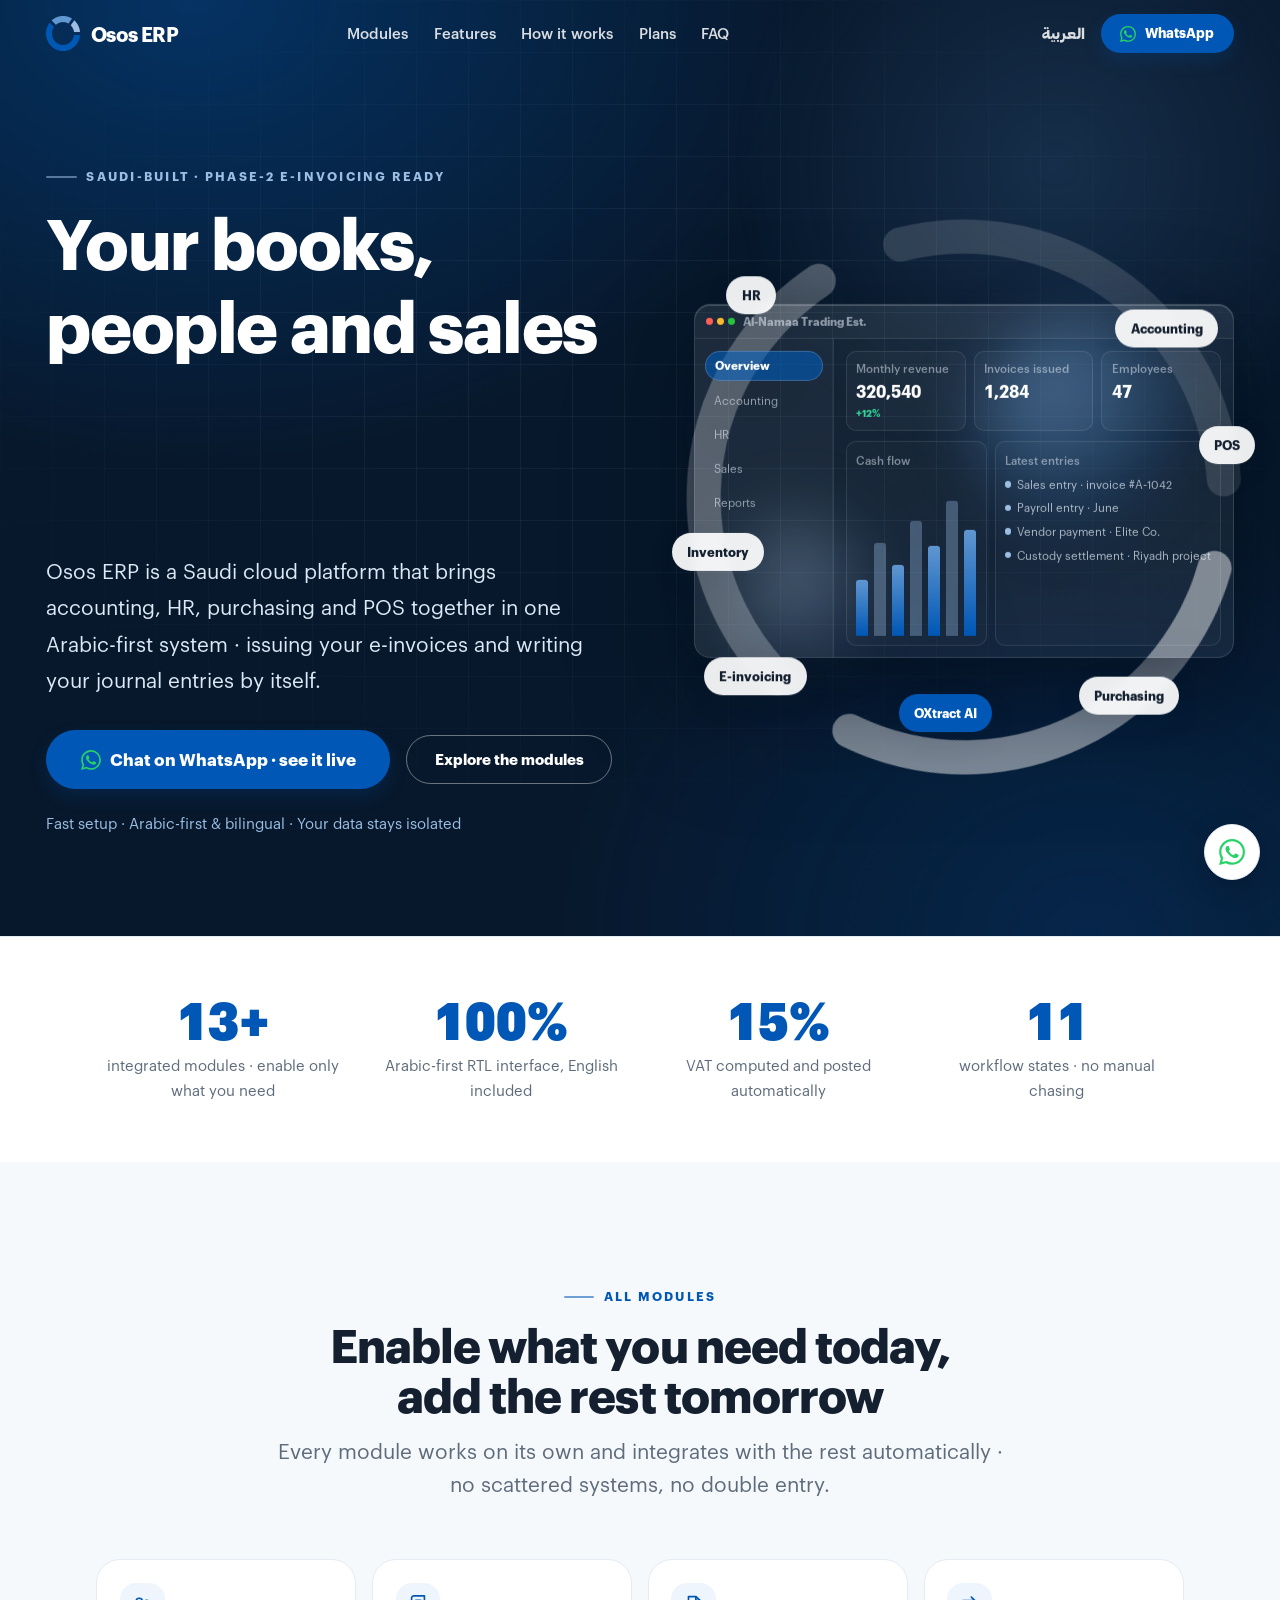
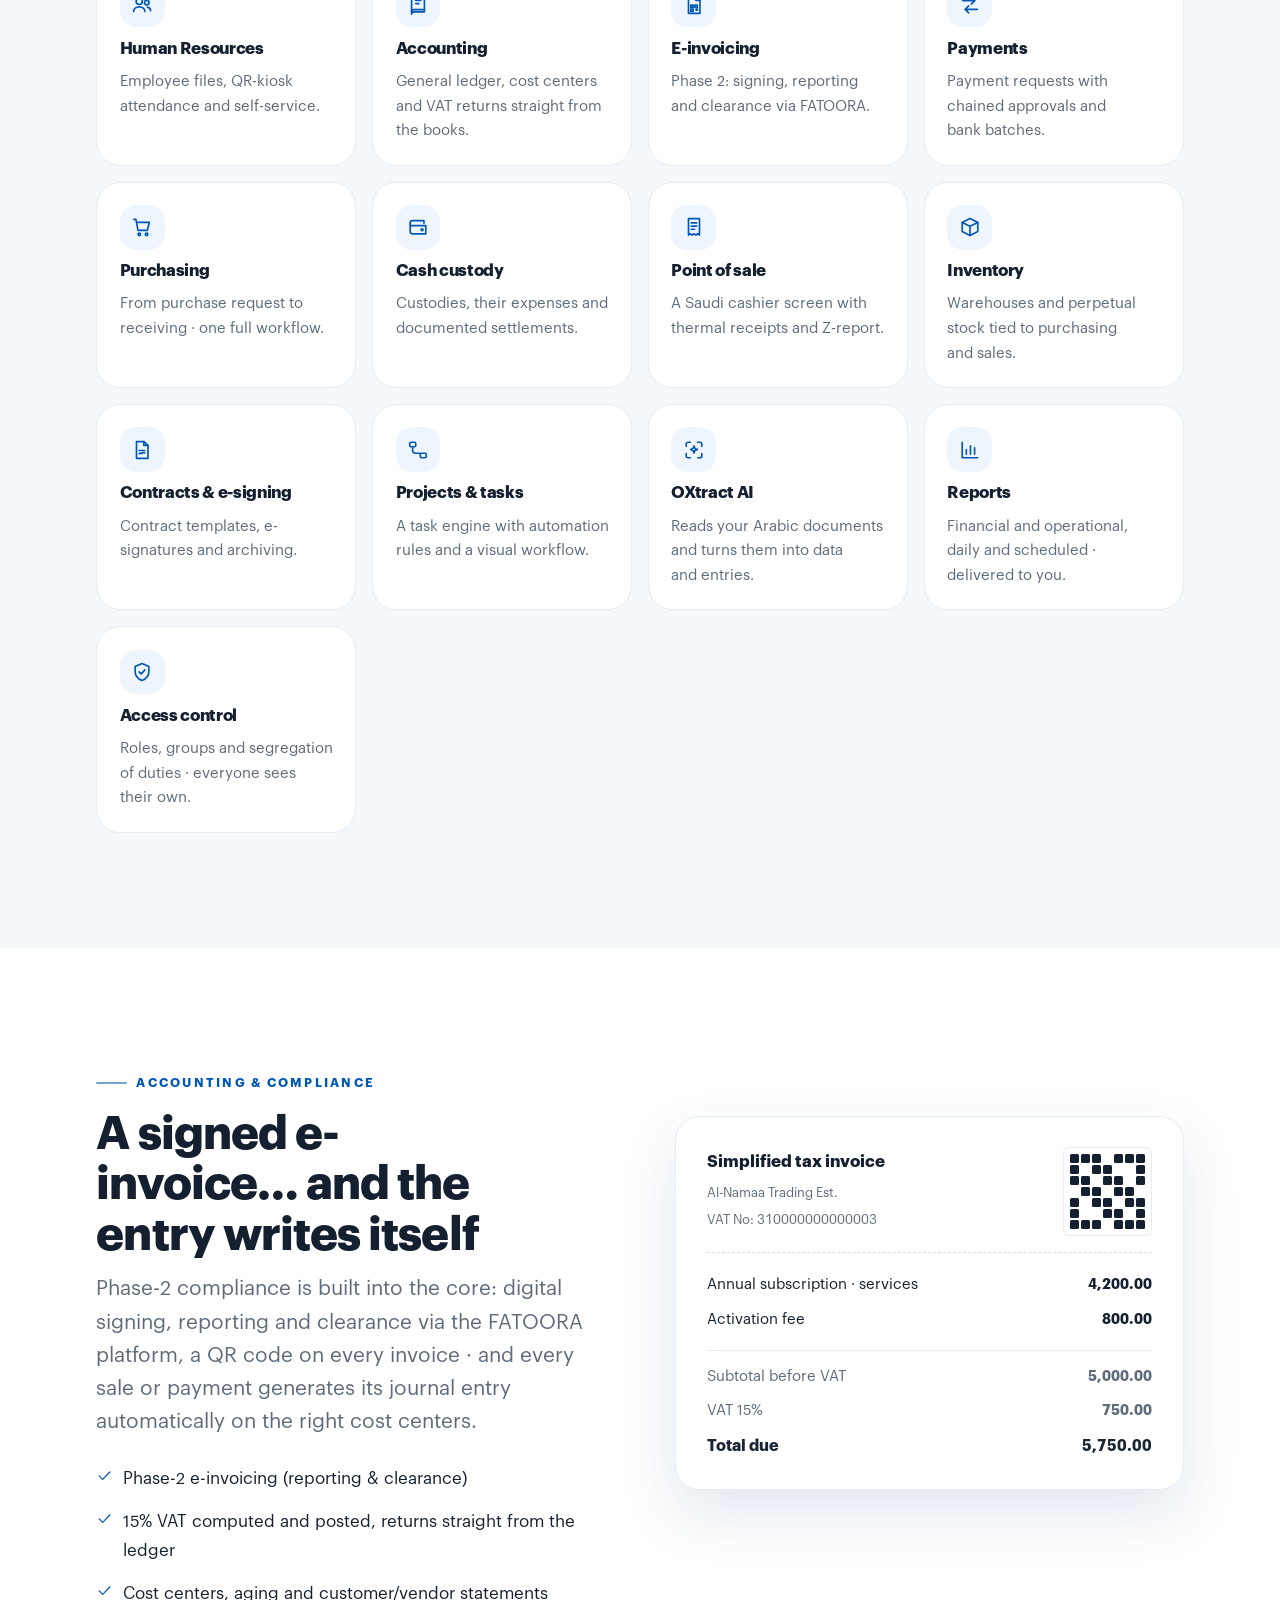
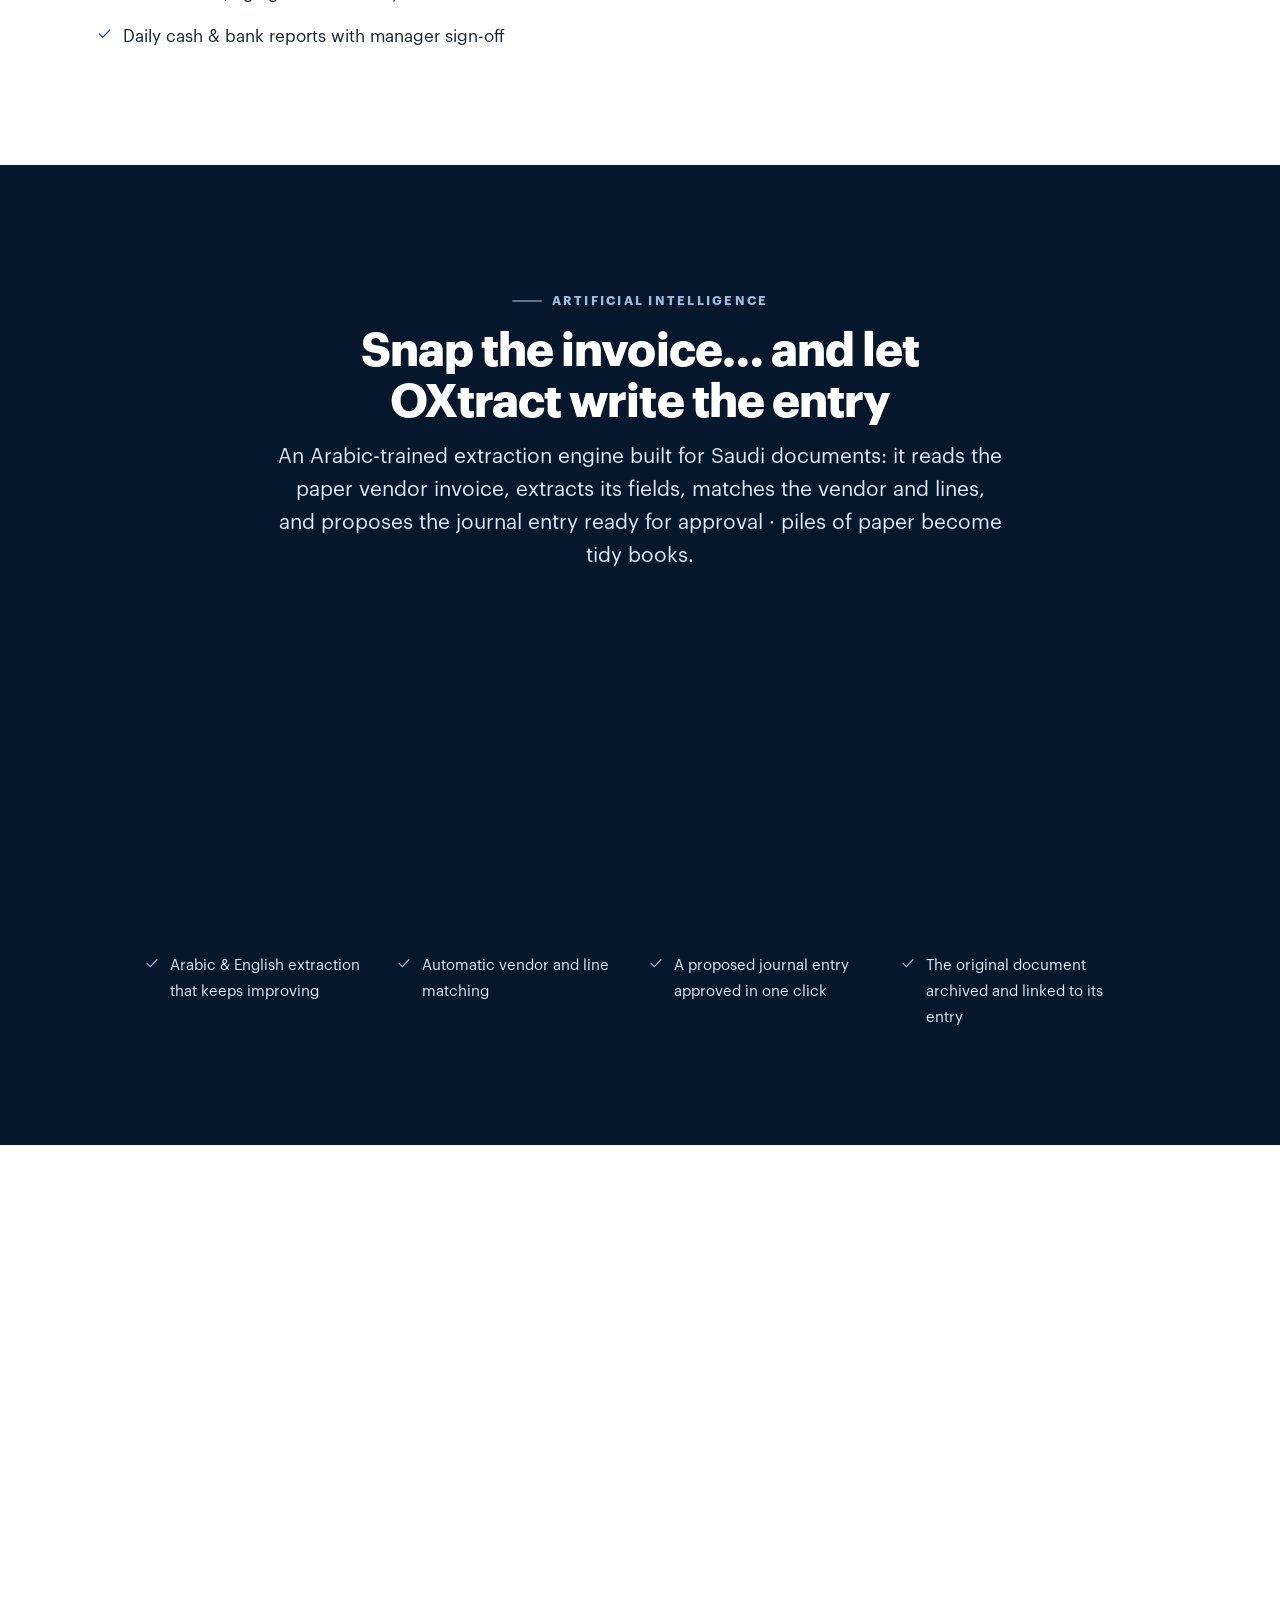
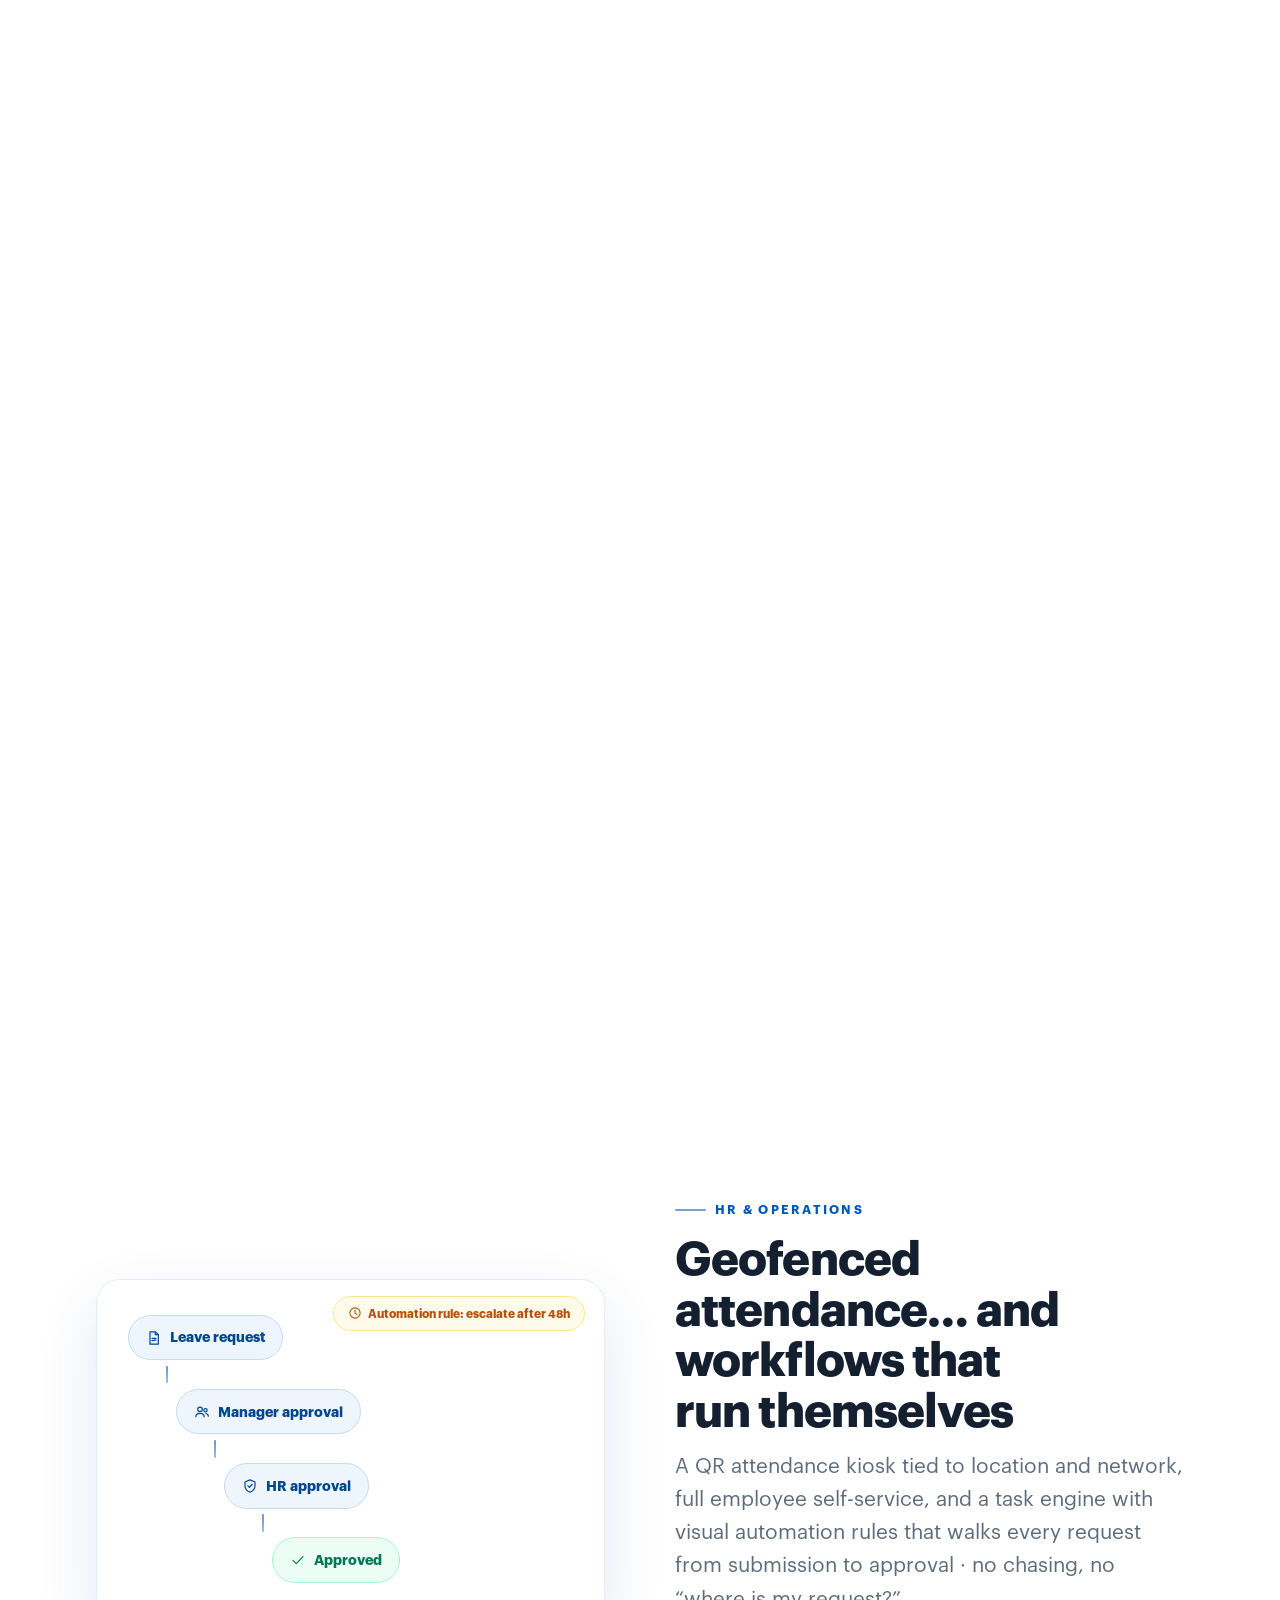
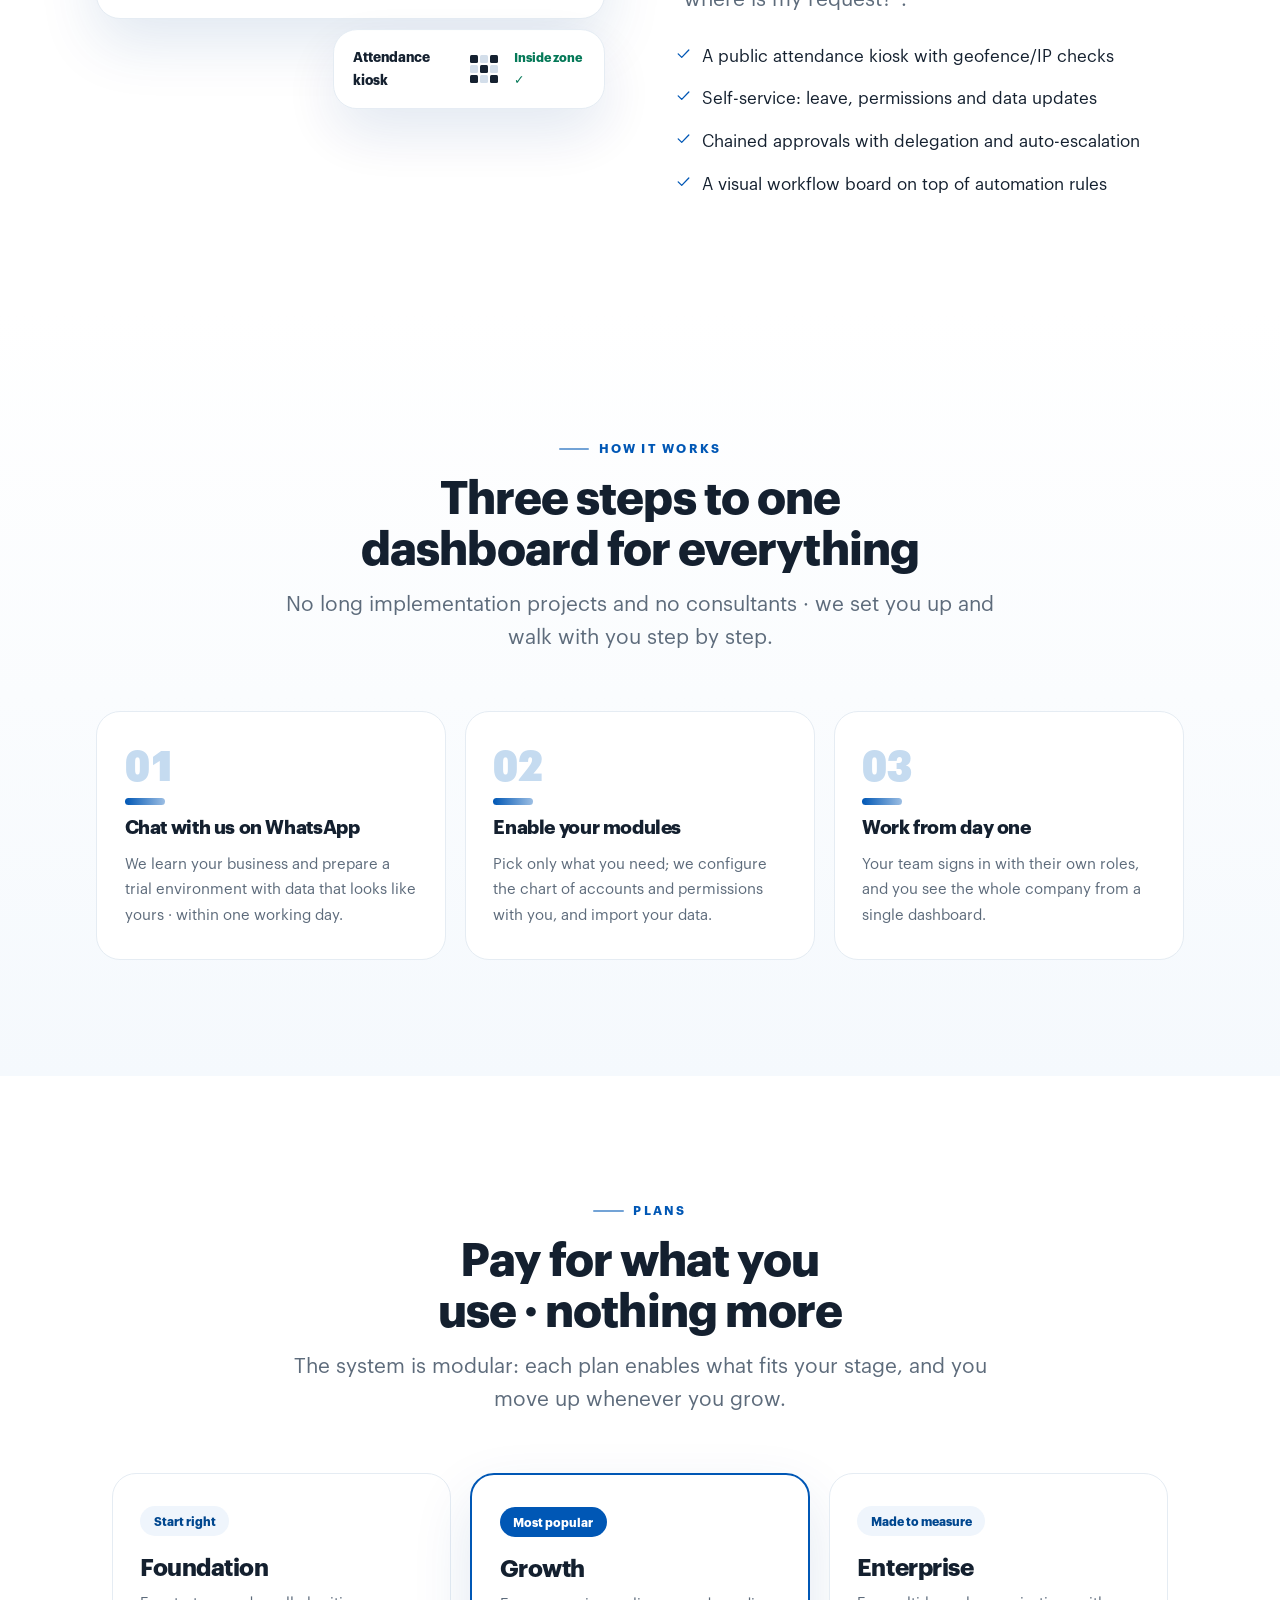
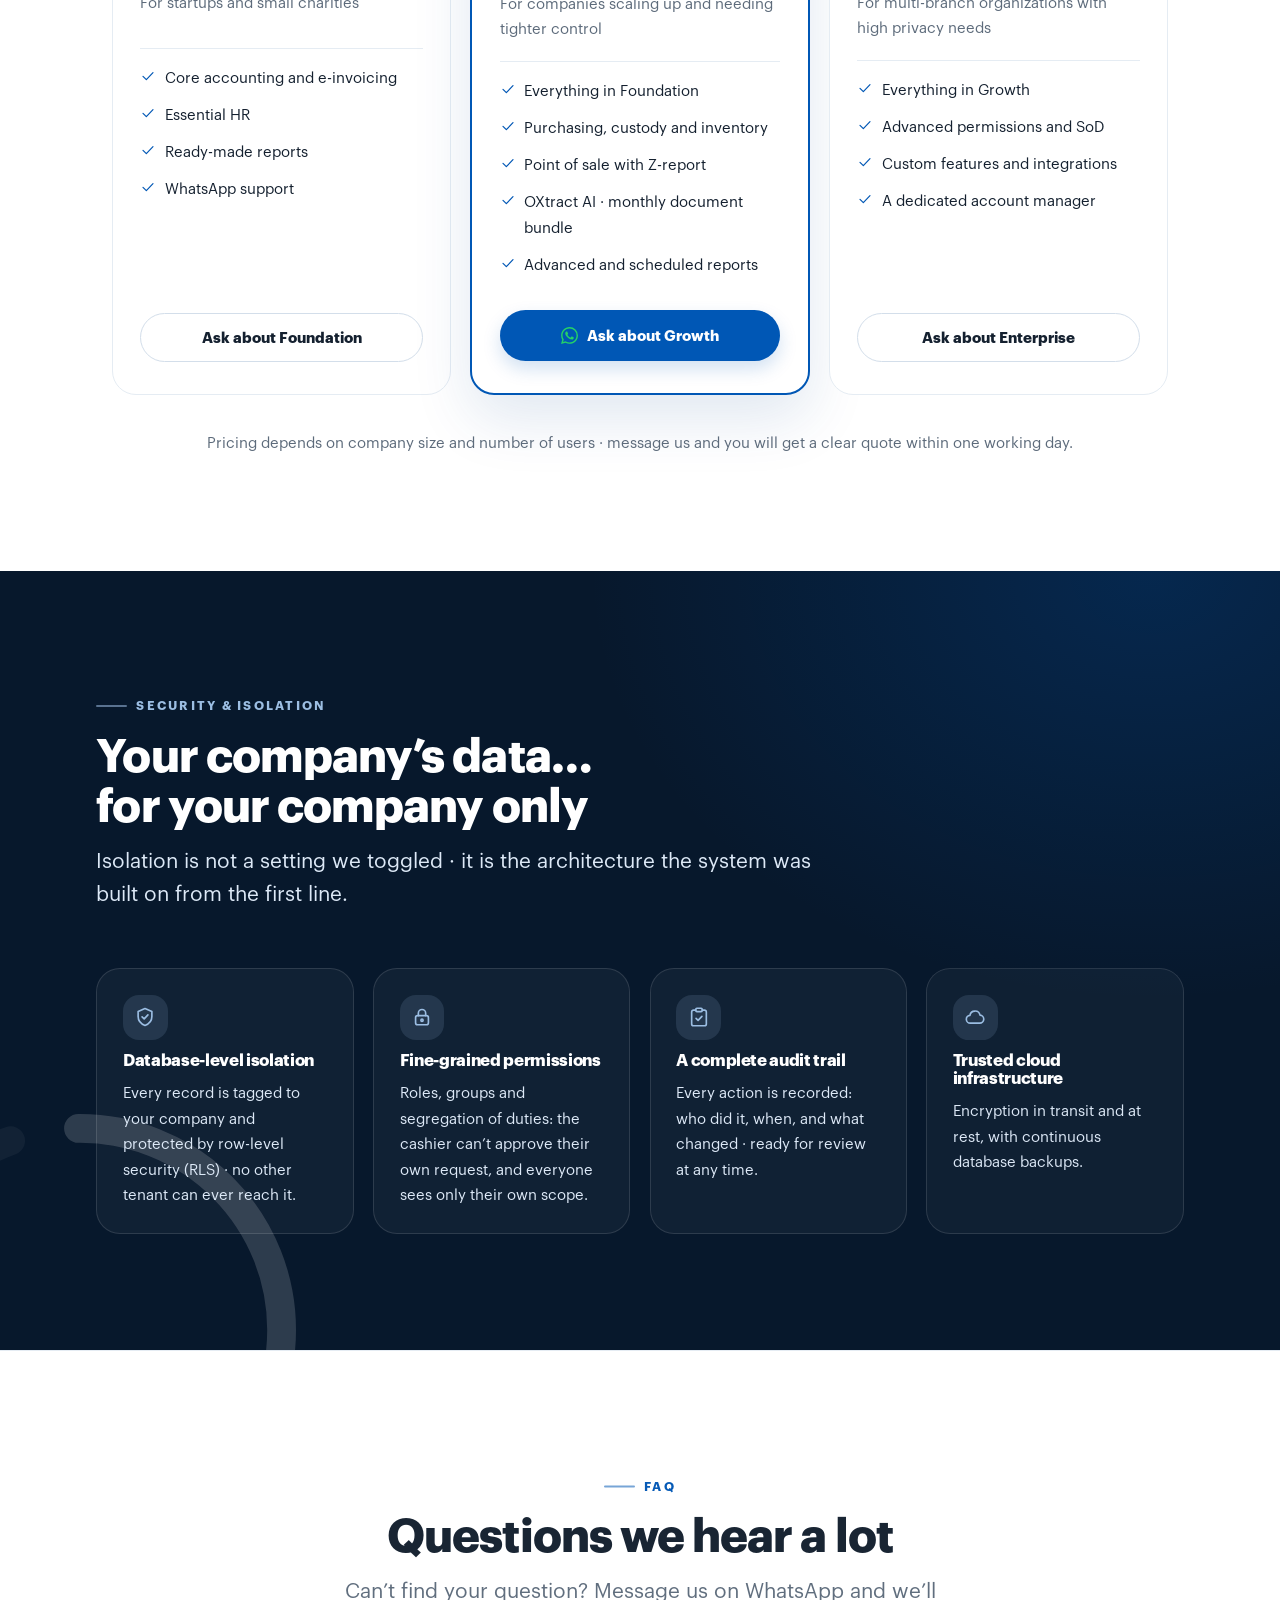
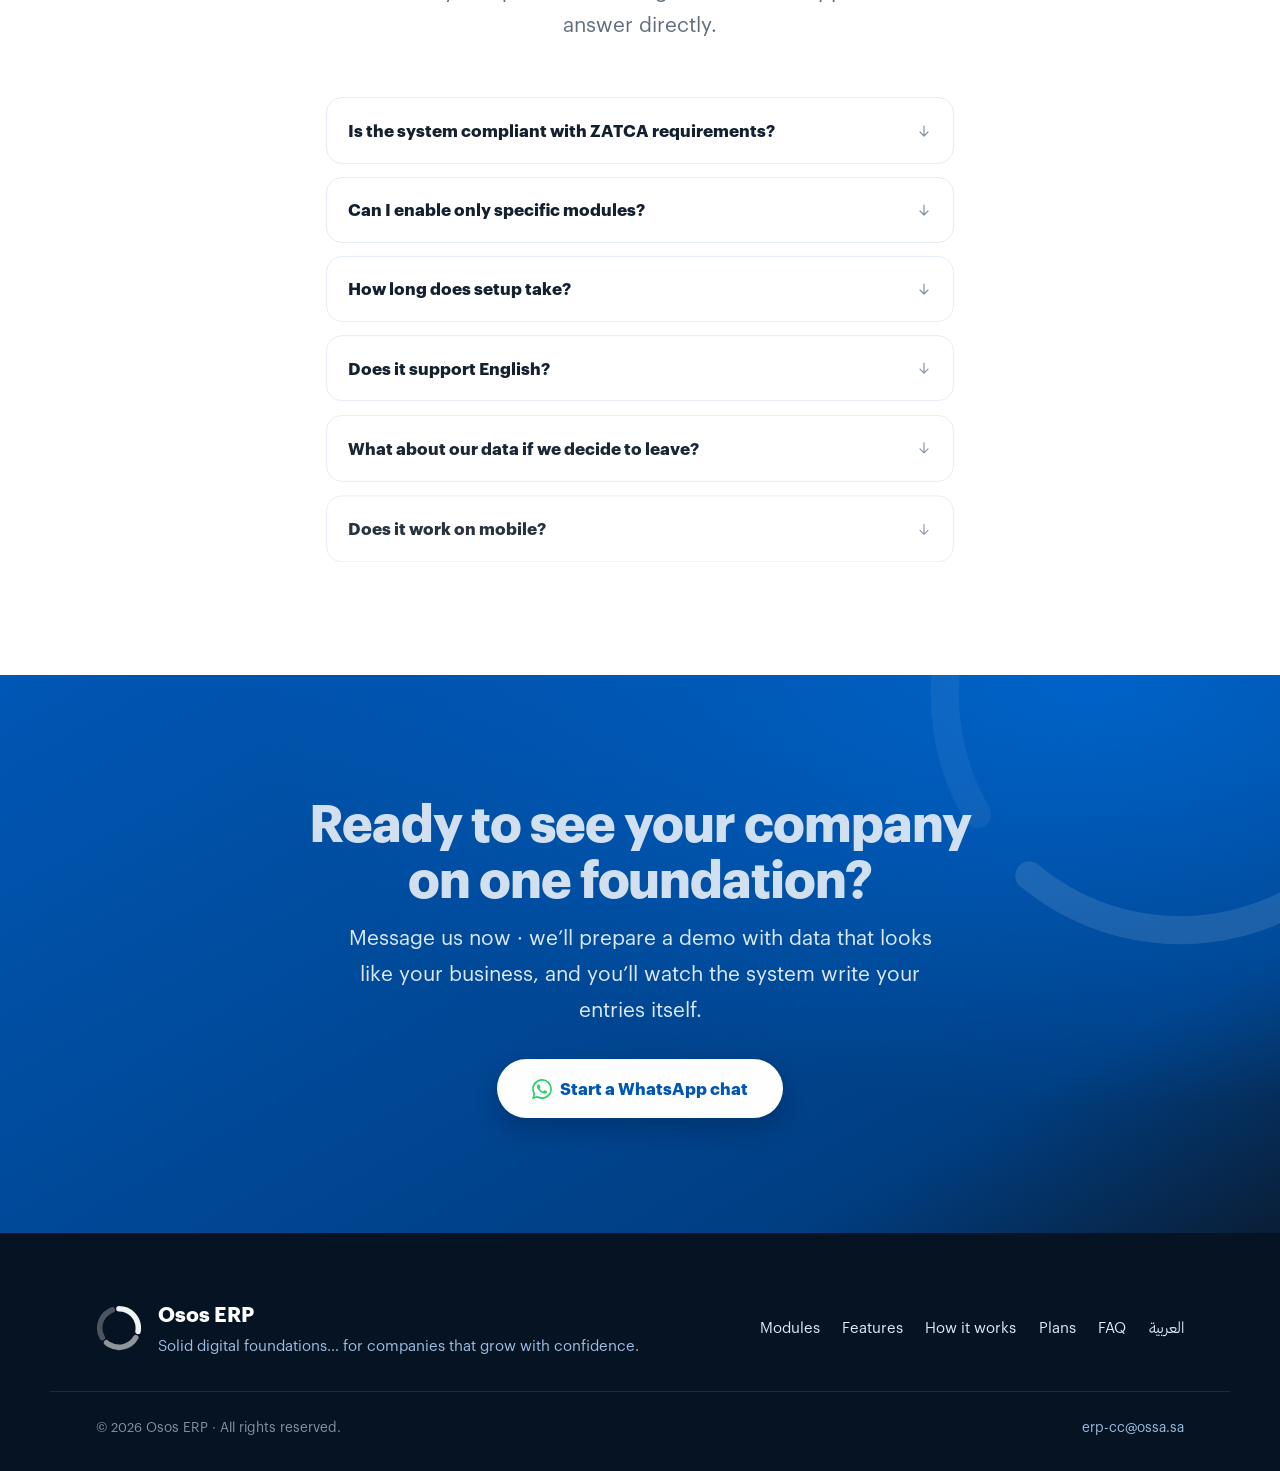
<file: en/index.html>
<!DOCTYPE html><html lang="en" dir="ltr" data-astro-cid-5hce7sga> <head><meta charset="utf-8"><meta name="viewport" content="width=device-width, initial-scale=1"><title>Osos ERP · Saudi cloud ERP: accounting, ZATCA e-invoicing &amp; HR, Arabic-first</title><meta name="description" content="An integrated Saudi platform for SMEs and charities: accounting with Phase-2-ready e-invoicing, HR and attendance, purchasing, custody, inventory and POS · plus OXtract AI that turns documents into data. Arabic-first, fully bilingual."><link rel="canonical" href="https://erp.ossa.sa/en/"><link rel="alternate" hreflang="ar" href="https://erp.ossa.sa/"><link rel="alternate" hreflang="en" href="https://erp.ossa.sa/en/"><link rel="alternate" hreflang="x-default" href="https://erp.ossa.sa/"><meta name="theme-color" content="#0057b5"><link rel="icon" type="image/png" sizes="32x32" href="/brand/favicon-32.png"><link rel="icon" type="image/png" sizes="256x256" href="/brand/favicon-256.png"><link rel="apple-touch-icon" href="/brand/apple-touch-icon.png"><meta property="og:type" content="website"><meta property="og:locale" content="en_US"><meta property="og:site_name" content="Osos ERP"><meta property="og:title" content="Osos ERP · Saudi cloud ERP: accounting, ZATCA e-invoicing &amp; HR, Arabic-first"><meta property="og:description" content="An integrated Saudi platform for SMEs and charities: accounting with Phase-2-ready e-invoicing, HR and attendance, purchasing, custody, inventory and POS · plus OXtract AI that turns documents into data. Arabic-first, fully bilingual."><meta property="og:url" content="https://erp.ossa.sa/en/"><meta property="og:image" content="https://erp.ossa.sa/brand/og-image-erp.png"><meta property="og:image:width" content="1200"><meta property="og:image:height" content="630"><meta name="twitter:card" content="summary_large_image"><meta name="twitter:title" content="Osos ERP · Saudi cloud ERP: accounting, ZATCA e-invoicing &amp; HR, Arabic-first"><meta name="twitter:description" content="An integrated Saudi platform for SMEs and charities: accounting with Phase-2-ready e-invoicing, HR and attendance, purchasing, custody, inventory and POS · plus OXtract AI that turns documents into data. Arabic-first, fully bilingual."><meta name="twitter:image" content="https://erp.ossa.sa/brand/og-image-erp.png"><link rel="preload" href="/fonts/graphik-ar-700.woff2" as="font" type="font/woff2" crossorigin><link rel="preload" href="/fonts/graphik-ar-400.woff2" as="font" type="font/woff2" crossorigin><script type="application/ld+json">{"@context":"https://schema.org","@graph":[{"@type":"Organization","@id":"https://erp.ossa.sa/#organization","name":"Osos ERP","url":"https://erp.ossa.sa","logo":"https://erp.ossa.sa/brand/favicon-256.png","email":"erp-cc@ossa.sa","contactPoint":{"@type":"ContactPoint","email":"erp-cc@ossa.sa","contactType":"sales"}},{"@type":"SoftwareApplication","@id":"https://erp.ossa.sa/#software","name":"Osos ERP","applicationCategory":"BusinessApplication","operatingSystem":"Web","inLanguage":"en","description":"An integrated Saudi platform for SMEs and charities: accounting with Phase-2-ready e-invoicing, HR and attendance, purchasing, custody, inventory and POS · plus OXtract AI that turns documents into data. Arabic-first, fully bilingual.","url":"https://erp.ossa.sa/en/","featureList":["Human Resources","Accounting","E-invoicing","Payments","Purchasing","Cash custody","Point of sale","Inventory","Contracts & e-signing","Projects & tasks","OXtract AI","Reports","Access control"],"publisher":{"@id":"https://erp.ossa.sa/#organization"}},{"@type":"FAQPage","@id":"https://erp.ossa.sa/en/#faq","mainEntity":[{"@type":"Question","name":"Is the system compliant with ZATCA requirements?","acceptedAnswer":{"@type":"Answer","text":"Yes. Phase-2 e-invoicing (integration, reporting and clearance via the FATOORA platform) is built in, with a QR code on every invoice and 15% VAT computed and posted automatically."}},{"@type":"Question","name":"Can I enable only specific modules?","acceptedAnswer":{"@type":"Answer","text":"Yes · the system is fully modular. Start with what you need (say accounting and HR) and add the rest later; you pay only for what you enable."}},{"@type":"Question","name":"How long does setup take?","acceptedAnswer":{"@type":"Answer","text":"A trial environment within one working day, and go-live within days depending on your data readiness · our import center helps you migrate your existing data."}},{"@type":"Question","name":"Does it support English?","acceptedAnswer":{"@type":"Answer","text":"The platform is Arabic-first (RTL from the root, not an afterthought translation) and supports English for bilingual teams."}},{"@type":"Question","name":"What about our data if we decide to leave?","acceptedAnswer":{"@type":"Answer","text":"Your data is always yours · you get a complete export on request, in standard, usable formats."}},{"@type":"Question","name":"Does it work on mobile?","acceptedAnswer":{"@type":"Answer","text":"It runs in any modern browser with nothing to install, and employee screens (attendance and requests) are designed for mobile first."}}]}]}</script><link rel="stylesheet" href="/_astro/config.BWMqVxCR.css"><link rel="stylesheet" href="/_astro/FinalCta.BDg4EhtH.css"></head> <body data-astro-cid-5hce7sga> <a href="#main" class="skip-link" data-astro-cid-5hce7sga>Skip to content</a> <header class="site-header" data-header data-astro-cid-ctg3m53h> <div class="container container--wide site-header__inner" data-astro-cid-ctg3m53h> <a class="site-header__brand" href="/en" aria-label="Osos ERP" data-astro-cid-ctg3m53h> <img src="/brand/mark.webp" alt="" width="34" height="35" loading="eager" data-astro-cid-ctg3m53h> <span class="site-header__wordmark" data-astro-cid-ctg3m53h>Osos ERP</span> </a> <nav class="site-header__nav" aria-label="Page sections" data-astro-cid-ctg3m53h> <a href="#modules" data-astro-cid-ctg3m53h>Modules</a><a href="#features" data-astro-cid-ctg3m53h>Features</a><a href="#how" data-astro-cid-ctg3m53h>How it works</a><a href="#pricing" data-astro-cid-ctg3m53h>Plans</a><a href="#faq" data-astro-cid-ctg3m53h>FAQ</a> </nav> <div class="site-header__actions" data-astro-cid-ctg3m53h> <a class="site-header__lang" href="/" data-lang-switch="/" rel="alternate" data-astro-cid-ctg3m53h> العربية </a> <a class="btn btn--whatsapp site-header__cta" href="https://wa.me/966556849009?text=Hello!%20I%20would%20like%20to%20ask%20about%20the%20Osos%20ERP%20platform." target="_blank" rel="noopener" data-astro-cid-ctg3m53h> <svg width="16" height="16" viewBox="0 0 24 24" fill="currentColor" stroke="none" stroke-width="1.8" stroke-linecap="round" stroke-linejoin="round" aria-hidden="true"><path d="M17.472 14.382c-.297-.149-1.758-.867-2.03-.967-.273-.099-.471-.148-.67.15-.197.297-.767.966-.94 1.164-.173.199-.347.223-.644.075-.297-.15-1.255-.463-2.39-1.475-.883-.788-1.48-1.761-1.653-2.059-.173-.297-.018-.458.13-.606.134-.133.297-.347.446-.52.149-.174.198-.298.297-.497.1-.198.05-.371-.025-.52-.075-.149-.669-1.612-.916-2.207-.242-.579-.487-.5-.669-.51-.173-.008-.371-.01-.57-.01-.198 0-.52.074-.792.372-.272.297-1.04 1.016-1.04 2.479 0 1.462 1.065 2.875 1.213 3.074.149.198 2.096 3.2 5.077 4.487.709.306 1.262.489 1.694.625.712.227 1.36.195 1.871.118.571-.085 1.758-.719 2.006-1.413.248-.694.248-1.289.173-1.413-.074-.124-.272-.198-.57-.347m-5.421 7.403h-.004a9.87 9.87 0 0 1-5.031-1.378l-.361-.214-3.741.982.998-3.648-.235-.374a9.86 9.86 0 0 1-1.51-5.26c.001-5.45 4.436-9.884 9.888-9.884 2.64 0 5.122 1.03 6.988 2.898a9.825 9.825 0 0 1 2.893 6.994c-.003 5.45-4.437 9.884-9.885 9.884m8.413-18.297A11.815 11.815 0 0 0 12.05 0C5.495 0 .16 5.335.157 11.892c0 2.096.547 4.142 1.588 5.945L.057 24l6.305-1.654a11.882 11.882 0 0 0 5.683 1.448h.005c6.554 0 11.89-5.335 11.893-11.893a11.821 11.821 0 0 0-3.48-8.413z"/></svg> <span data-astro-cid-ctg3m53h>WhatsApp</span> </a> </div> </div> </header> <script type="module">const l=document.querySelector("[data-header]"),t=()=>l?.classList.toggle("is-scrolled",window.scrollY>24);t();addEventListener("scroll",t,{passive:!0});document.querySelectorAll("[data-lang-switch]").forEach(e=>{e.addEventListener("click",()=>{e.href=(e.dataset.langSwitch||"/")+location.hash})});</script> <main id="main" data-astro-cid-5hce7sga>  <section class="hero section--navy" aria-labelledby="hero-title" data-astro-cid-anhloy43> <div class="hero__grid" aria-hidden="true" data-astro-cid-anhloy43></div> <div class="hero__glow" aria-hidden="true" data-astro-cid-anhloy43></div> <div class="container container--wide hero__inner" data-astro-cid-anhloy43> <div class="hero__copy" data-astro-cid-anhloy43> <p class="eyebrow" data-hero-fade data-astro-cid-anhloy43>Saudi-built · Phase-2 e-invoicing ready</p> <h1 class="hero__title" id="hero-title" data-hero-title data-astro-cid-anhloy43> <span class="hero__line" data-astro-cid-anhloy43>Your books, people and sales</span> <span class="hero__line hero__line--em" data-astro-cid-anhloy43>on one foundation</span> </h1> <p class="hero__subhead" data-hero-fade data-astro-cid-anhloy43>Osos ERP is a Saudi cloud platform that brings accounting, HR, purchasing and POS together in one Arabic-first system · issuing your e-invoices and writing your journal entries by itself.</p> <div class="hero__ctas" data-hero-fade data-astro-cid-anhloy43> <a class="btn btn--whatsapp btn--lg " href="https://wa.me/966556849009?text=Hello!%20I%20would%20like%20a%20live%20demo%20of%20Osos%20ERP." target="_blank" rel="noopener"> <svg width="20" height="20" viewBox="0 0 24 24" fill="currentColor" stroke="none" stroke-width="1.8" stroke-linecap="round" stroke-linejoin="round" aria-hidden="true"><path d="M17.472 14.382c-.297-.149-1.758-.867-2.03-.967-.273-.099-.471-.148-.67.15-.197.297-.767.966-.94 1.164-.173.199-.347.223-.644.075-.297-.15-1.255-.463-2.39-1.475-.883-.788-1.48-1.761-1.653-2.059-.173-.297-.018-.458.13-.606.134-.133.297-.347.446-.52.149-.174.198-.298.297-.497.1-.198.05-.371-.025-.52-.075-.149-.669-1.612-.916-2.207-.242-.579-.487-.5-.669-.51-.173-.008-.371-.01-.57-.01-.198 0-.52.074-.792.372-.272.297-1.04 1.016-1.04 2.479 0 1.462 1.065 2.875 1.213 3.074.149.198 2.096 3.2 5.077 4.487.709.306 1.262.489 1.694.625.712.227 1.36.195 1.871.118.571-.085 1.758-.719 2.006-1.413.248-.694.248-1.289.173-1.413-.074-.124-.272-.198-.57-.347m-5.421 7.403h-.004a9.87 9.87 0 0 1-5.031-1.378l-.361-.214-3.741.982.998-3.648-.235-.374a9.86 9.86 0 0 1-1.51-5.26c.001-5.45 4.436-9.884 9.888-9.884 2.64 0 5.122 1.03 6.988 2.898a9.825 9.825 0 0 1 2.893 6.994c-.003 5.45-4.437 9.884-9.885 9.884m8.413-18.297A11.815 11.815 0 0 0 12.05 0C5.495 0 .16 5.335.157 11.892c0 2.096.547 4.142 1.588 5.945L.057 24l6.305-1.654a11.882 11.882 0 0 0 5.683 1.448h.005c6.554 0 11.89-5.335 11.893-11.893a11.821 11.821 0 0 0-3.48-8.413z"/></svg> <span>Chat on WhatsApp · see it live</span> </a> <a class="btn btn--ghost" href="#modules" data-astro-cid-anhloy43>Explore the modules</a> </div> <p class="hero__trust" data-hero-fade data-astro-cid-anhloy43>Fast setup · Arabic-first &amp; bilingual · Your data stays isolated</p> </div> <div class="hero__visual" data-astro-cid-anhloy43> <div class="hero__ring" data-hero-ring data-astro-cid-anhloy43> <svg class="ring-mark " width="620" height="620" viewBox="0 0 100 100" fill="none" aria-hidden="true" data-ring> <circle cx="50" cy="50" r="42" pathLength="360" stroke="rgba(255,255,255,0.95)" stroke-width="5.5" stroke-linecap="round" stroke-dasharray="100 260" transform="rotate(-90 50 50)" data-ring-arc="0"></circle><circle cx="50" cy="50" r="42" pathLength="360" stroke="rgba(255,255,255,0.55)" stroke-width="5.5" stroke-linecap="round" stroke-dasharray="100 260" transform="rotate(30 50 50)" data-ring-arc="1"></circle><circle cx="50" cy="50" r="42" pathLength="360" stroke="rgba(255,255,255,0.28)" stroke-width="5.5" stroke-linecap="round" stroke-dasharray="100 260" transform="rotate(150 50 50)" data-ring-arc="2"></circle> </svg> </div> <!-- كرات لونية ناعمة يلتقطها الزجاج فيتشابك مع الخلفية --> <span class="hero__orb hero__orb--1" aria-hidden="true" data-astro-cid-anhloy43></span> <span class="hero__orb hero__orb--2" aria-hidden="true" data-astro-cid-anhloy43></span> <div class="hero__mockup-wrap" data-hero-mockup-wrap data-astro-cid-anhloy43> <div class="mock" data-hero-mockup data-astro-cid-apsyvq6c> <div class="mock__bar" data-astro-cid-apsyvq6c> <span class="mock__dots" aria-hidden="true" data-astro-cid-apsyvq6c><i data-astro-cid-apsyvq6c></i><i data-astro-cid-apsyvq6c></i><i data-astro-cid-apsyvq6c></i></span> <span class="mock__title" data-astro-cid-apsyvq6c>Al-Namaa Trading Est.</span> </div> <div class="mock__body" data-astro-cid-apsyvq6c> <aside class="mock__side" aria-hidden="true" data-astro-cid-apsyvq6c> <span class="is-active" data-astro-cid-apsyvq6c>Overview</span><span class data-astro-cid-apsyvq6c>Accounting</span><span class data-astro-cid-apsyvq6c>HR</span><span class data-astro-cid-apsyvq6c>Sales</span><span class data-astro-cid-apsyvq6c>Reports</span> </aside> <div class="mock__main" data-astro-cid-apsyvq6c> <div class="mock__kpis" data-astro-cid-apsyvq6c> <div class="mock__kpi" data-astro-cid-apsyvq6c> <span class="mock__lbl" data-astro-cid-apsyvq6c>Monthly revenue</span> <strong class="mock__num" data-astro-cid-apsyvq6c>320,540</strong> <em class="mock__delta" data-astro-cid-apsyvq6c>+12%</em> </div><div class="mock__kpi" data-astro-cid-apsyvq6c> <span class="mock__lbl" data-astro-cid-apsyvq6c>Invoices issued</span> <strong class="mock__num" data-astro-cid-apsyvq6c>1,284</strong>  </div><div class="mock__kpi" data-astro-cid-apsyvq6c> <span class="mock__lbl" data-astro-cid-apsyvq6c>Employees</span> <strong class="mock__num" data-astro-cid-apsyvq6c>47</strong>  </div> </div> <div class="mock__row2" data-astro-cid-apsyvq6c> <div class="mock__chart" data-astro-cid-apsyvq6c> <span class="mock__lbl" data-astro-cid-apsyvq6c>Cash flow</span> <div class="mock__bars" aria-hidden="true" data-astro-cid-apsyvq6c> <i data-chart-bar style="--h:35%" data-astro-cid-apsyvq6c></i><i data-chart-bar style="--h:58%" data-astro-cid-apsyvq6c></i><i data-chart-bar style="--h:44%" data-astro-cid-apsyvq6c></i><i data-chart-bar style="--h:72%" data-astro-cid-apsyvq6c></i><i data-chart-bar style="--h:56%" data-astro-cid-apsyvq6c></i><i data-chart-bar style="--h:84%" data-astro-cid-apsyvq6c></i><i data-chart-bar style="--h:66%" data-astro-cid-apsyvq6c></i> </div> </div> <div class="mock__table" data-astro-cid-apsyvq6c> <span class="mock__lbl" data-astro-cid-apsyvq6c>Latest entries</span> <ul data-astro-cid-apsyvq6c> <li class="mock__trow" data-astro-cid-apsyvq6c> <i aria-hidden="true" data-astro-cid-apsyvq6c></i> <span data-astro-cid-apsyvq6c>Sales entry · invoice #A-1042</span> </li><li class="mock__trow" data-astro-cid-apsyvq6c> <i aria-hidden="true" data-astro-cid-apsyvq6c></i> <span data-astro-cid-apsyvq6c>Payroll entry · June</span> </li><li class="mock__trow" data-astro-cid-apsyvq6c> <i aria-hidden="true" data-astro-cid-apsyvq6c></i> <span data-astro-cid-apsyvq6c>Vendor payment · Elite Co.</span> </li><li class="mock__trow" data-astro-cid-apsyvq6c> <i aria-hidden="true" data-astro-cid-apsyvq6c></i> <span data-astro-cid-apsyvq6c>Custody settlement · Riyadh project</span> </li> </ul> </div> </div> </div> </div> </div> </div> <ul class="hero__chips" aria-hidden="true" data-astro-cid-anhloy43> <li class="hero__chip" data-hero-chip data-astro-cid-anhloy43>HR</li><li class="hero__chip" data-hero-chip data-astro-cid-anhloy43>Accounting</li><li class="hero__chip" data-hero-chip data-astro-cid-anhloy43>E-invoicing</li><li class="hero__chip" data-hero-chip data-astro-cid-anhloy43>Purchasing</li><li class="hero__chip" data-hero-chip data-astro-cid-anhloy43>POS</li><li class="hero__chip" data-hero-chip data-astro-cid-anhloy43>Inventory</li><li class="hero__chip" data-hero-chip data-astro-cid-anhloy43>OXtract AI</li> </ul> </div> </div> </section> <section class="stats section--divide" aria-label="حقائق المنتج" data-astro-cid-6iz6s32p> <div class="container stats__grid" data-astro-cid-6iz6s32p> <div class="stats__item" data-reveal data-astro-cid-6iz6s32p> <span class="stats__value" data-counter="13" data-suffix="+" data-astro-cid-6iz6s32p> 13+ </span> <span class="stats__label" data-astro-cid-6iz6s32p>integrated modules · enable only what you need</span> </div><div class="stats__item" data-reveal data-astro-cid-6iz6s32p> <span class="stats__value" data-counter="100" data-suffix="%" data-astro-cid-6iz6s32p> 100% </span> <span class="stats__label" data-astro-cid-6iz6s32p>Arabic-first RTL interface, English included</span> </div><div class="stats__item" data-reveal data-astro-cid-6iz6s32p> <span class="stats__value" data-counter="15" data-suffix="%" data-astro-cid-6iz6s32p> 15% </span> <span class="stats__label" data-astro-cid-6iz6s32p>VAT computed and posted automatically</span> </div><div class="stats__item" data-reveal data-astro-cid-6iz6s32p> <span class="stats__value" data-counter="11" data-suffix data-astro-cid-6iz6s32p> 11 </span> <span class="stats__label" data-astro-cid-6iz6s32p>workflow states · no manual chasing</span> </div> </div> </section> <section class="section section--tint" id="modules" aria-labelledby="modules-title" data-astro-cid-2jacfsvr> <div class="container" data-astro-cid-2jacfsvr> <div class="section-head section-head--center" data-reveal data-astro-cid-2jacfsvr> <p class="eyebrow" data-astro-cid-2jacfsvr>All modules</p> <h2 class="section-head__title" id="modules-title" data-astro-cid-2jacfsvr>Enable what you need today, add the rest tomorrow</h2> <p class="section-head__lede" data-astro-cid-2jacfsvr>Every module works on its own and integrates with the rest automatically · no scattered systems, no double entry.</p> </div> <ul class="modules__grid" data-astro-cid-2jacfsvr> <li class="card card--hover modules__card" data-reveal data-astro-cid-2jacfsvr> <span class="modules__icon" data-astro-cid-2jacfsvr> <svg width="22" height="22" viewBox="0 0 24 24" fill="none" stroke="currentColor" stroke-width="1.8" stroke-linecap="round" stroke-linejoin="round" aria-hidden="true"><circle cx="9" cy="8" r="3.4"/><path d="M2.8 19.2c0-3.1 2.8-5.2 6.2-5.2s6.2 2.1 6.2 5.2"/><circle cx="17.2" cy="9.4" r="2.5"/><path d="M17.8 14.3c2.1.4 3.6 1.9 3.6 3.9"/></svg> </span> <h3 class="modules__name" data-astro-cid-2jacfsvr>Human Resources</h3> <p class="modules__blurb" data-astro-cid-2jacfsvr>Employee files, QR-kiosk attendance and self-service.</p> </li><li class="card card--hover modules__card" data-reveal data-astro-cid-2jacfsvr> <span class="modules__icon" data-astro-cid-2jacfsvr> <svg width="22" height="22" viewBox="0 0 24 24" fill="none" stroke="currentColor" stroke-width="1.8" stroke-linecap="round" stroke-linejoin="round" aria-hidden="true"><path d="M5 4.5A2.5 2.5 0 0 1 7.5 2H19v17.5H7.5A2.5 2.5 0 0 0 5 22V4.5z"/><path d="M5 19.5A2.5 2.5 0 0 1 7.5 17H19"/><path d="M9.5 7h5.5M9.5 10.5h3.5"/></svg> </span> <h3 class="modules__name" data-astro-cid-2jacfsvr>Accounting</h3> <p class="modules__blurb" data-astro-cid-2jacfsvr>General ledger, cost centers and VAT returns straight from the books.</p> </li><li class="card card--hover modules__card" data-reveal data-astro-cid-2jacfsvr> <span class="modules__icon" data-astro-cid-2jacfsvr> <svg width="22" height="22" viewBox="0 0 24 24" fill="none" stroke="currentColor" stroke-width="1.8" stroke-linecap="round" stroke-linejoin="round" aria-hidden="true"><path d="M6 2.8h8.2L18.5 7v14.2H6V2.8z"/><path d="M14 3v4h4.3"/><rect x="8.5" y="12" width="2.6" height="2.6"/><rect x="13" y="12" width="2.6" height="2.6"/><rect x="8.5" y="16.4" width="2.6" height="2.6"/><path d="M14.3 16.4h1.3v1.3h-1.3z"/></svg> </span> <h3 class="modules__name" data-astro-cid-2jacfsvr>E-invoicing</h3> <p class="modules__blurb" data-astro-cid-2jacfsvr>Phase 2: signing, reporting and clearance via FATOORA.</p> </li><li class="card card--hover modules__card" data-reveal data-astro-cid-2jacfsvr> <span class="modules__icon" data-astro-cid-2jacfsvr> <svg width="22" height="22" viewBox="0 0 24 24" fill="none" stroke="currentColor" stroke-width="1.8" stroke-linecap="round" stroke-linejoin="round" aria-hidden="true"><path d="M4 7.2h12.5M13.5 3.4l3.8 3.8-3.8 3.8"/><path d="M20 16.8H7.5M10.5 13l-3.8 3.8 3.8 3.8"/></svg> </span> <h3 class="modules__name" data-astro-cid-2jacfsvr>Payments</h3> <p class="modules__blurb" data-astro-cid-2jacfsvr>Payment requests with chained approvals and bank batches.</p> </li><li class="card card--hover modules__card" data-reveal data-astro-cid-2jacfsvr> <span class="modules__icon" data-astro-cid-2jacfsvr> <svg width="22" height="22" viewBox="0 0 24 24" fill="none" stroke="currentColor" stroke-width="1.8" stroke-linecap="round" stroke-linejoin="round" aria-hidden="true"><circle cx="9" cy="20" r="1.4"/><circle cx="17" cy="20" r="1.4"/><path d="M3 3.6h2.4l2.2 12h10.2l2.2-8.6H6.2"/></svg> </span> <h3 class="modules__name" data-astro-cid-2jacfsvr>Purchasing</h3> <p class="modules__blurb" data-astro-cid-2jacfsvr>From purchase request to receiving · one full workflow.</p> </li><li class="card card--hover modules__card" data-reveal data-astro-cid-2jacfsvr> <span class="modules__icon" data-astro-cid-2jacfsvr> <svg width="22" height="22" viewBox="0 0 24 24" fill="none" stroke="currentColor" stroke-width="1.8" stroke-linecap="round" stroke-linejoin="round" aria-hidden="true"><path d="M3.5 7.5A2.5 2.5 0 0 1 6 5h12.5v3"/><path d="M3.5 7.5V17A2.5 2.5 0 0 0 6 19.5h14.5v-9H3.5z"/><circle cx="16.5" cy="15" r="1.1"/></svg> </span> <h3 class="modules__name" data-astro-cid-2jacfsvr>Cash custody</h3> <p class="modules__blurb" data-astro-cid-2jacfsvr>Custodies, their expenses and documented settlements.</p> </li><li class="card card--hover modules__card" data-reveal data-astro-cid-2jacfsvr> <span class="modules__icon" data-astro-cid-2jacfsvr> <svg width="22" height="22" viewBox="0 0 24 24" fill="none" stroke="currentColor" stroke-width="1.8" stroke-linecap="round" stroke-linejoin="round" aria-hidden="true"><path d="M6 2.8h12v18l-2-1.4-2 1.4-2-1.4-2 1.4-2-1.4-2 1.4v-18z"/><path d="M9 7.5h6M9 11h6M9 14.5h3.6"/></svg> </span> <h3 class="modules__name" data-astro-cid-2jacfsvr>Point of sale</h3> <p class="modules__blurb" data-astro-cid-2jacfsvr>A Saudi cashier screen with thermal receipts and Z-report.</p> </li><li class="card card--hover modules__card" data-reveal data-astro-cid-2jacfsvr> <span class="modules__icon" data-astro-cid-2jacfsvr> <svg width="22" height="22" viewBox="0 0 24 24" fill="none" stroke="currentColor" stroke-width="1.8" stroke-linecap="round" stroke-linejoin="round" aria-hidden="true"><path d="M12 2.8 20.5 7v10L12 21.2 3.5 17V7L12 2.8z"/><path d="M3.5 7 12 11.2 20.5 7M12 11.2v10"/></svg> </span> <h3 class="modules__name" data-astro-cid-2jacfsvr>Inventory</h3> <p class="modules__blurb" data-astro-cid-2jacfsvr>Warehouses and perpetual stock tied to purchasing and sales.</p> </li><li class="card card--hover modules__card" data-reveal data-astro-cid-2jacfsvr> <span class="modules__icon" data-astro-cid-2jacfsvr> <svg width="22" height="22" viewBox="0 0 24 24" fill="none" stroke="currentColor" stroke-width="1.8" stroke-linecap="round" stroke-linejoin="round" aria-hidden="true"><path d="M6 2.8h8.2L18.5 7v14.2H6V2.8z"/><path d="M14 3v4h4.3"/><path d="M9 12.5h6M9 16c1.2-1.6 2 .9 3.2-.6.8-1 1.4-.2 2.8-.2"/></svg> </span> <h3 class="modules__name" data-astro-cid-2jacfsvr>Contracts &amp; e-signing</h3> <p class="modules__blurb" data-astro-cid-2jacfsvr>Contract templates, e-signatures and archiving.</p> </li><li class="card card--hover modules__card" data-reveal data-astro-cid-2jacfsvr> <span class="modules__icon" data-astro-cid-2jacfsvr> <svg width="22" height="22" viewBox="0 0 24 24" fill="none" stroke="currentColor" stroke-width="1.8" stroke-linecap="round" stroke-linejoin="round" aria-hidden="true"><rect x="3" y="3.5" width="6.5" height="5" rx="1.4"/><rect x="14.5" y="15.5" width="6.5" height="5" rx="1.4"/><path d="M6.2 8.5v4.5A2.5 2.5 0 0 0 8.7 15.5h5.8"/></svg> </span> <h3 class="modules__name" data-astro-cid-2jacfsvr>Projects &amp; tasks</h3> <p class="modules__blurb" data-astro-cid-2jacfsvr>A task engine with automation rules and a visual workflow.</p> </li><li class="card card--hover modules__card" data-reveal data-astro-cid-2jacfsvr> <span class="modules__icon" data-astro-cid-2jacfsvr> <svg width="22" height="22" viewBox="0 0 24 24" fill="none" stroke="currentColor" stroke-width="1.8" stroke-linecap="round" stroke-linejoin="round" aria-hidden="true"><path d="M3.5 8V5.5a2 2 0 0 1 2-2H8M16 3.5h2.5a2 2 0 0 1 2 2V8M20.5 16v2.5a2 2 0 0 1-2 2H16M8 20.5H5.5a2 2 0 0 1-2-2V16"/><path d="M12 7.6l1.1 2.7 2.7 1.1-2.7 1.1-1.1 2.7-1.1-2.7-2.7-1.1 2.7-1.1L12 7.6z"/></svg> </span> <h3 class="modules__name" data-astro-cid-2jacfsvr>OXtract AI</h3> <p class="modules__blurb" data-astro-cid-2jacfsvr>Reads your Arabic documents and turns them into data and entries.</p> </li><li class="card card--hover modules__card" data-reveal data-astro-cid-2jacfsvr> <span class="modules__icon" data-astro-cid-2jacfsvr> <svg width="22" height="22" viewBox="0 0 24 24" fill="none" stroke="currentColor" stroke-width="1.8" stroke-linecap="round" stroke-linejoin="round" aria-hidden="true"><path d="M3.5 3.5v17h17"/><path d="M8 16.5v-5M12.5 16.5V7.5M17 16.5v-7"/></svg> </span> <h3 class="modules__name" data-astro-cid-2jacfsvr>Reports</h3> <p class="modules__blurb" data-astro-cid-2jacfsvr>Financial and operational, daily and scheduled · delivered to you.</p> </li><li class="card card--hover modules__card" data-reveal data-astro-cid-2jacfsvr> <span class="modules__icon" data-astro-cid-2jacfsvr> <svg width="22" height="22" viewBox="0 0 24 24" fill="none" stroke="currentColor" stroke-width="1.8" stroke-linecap="round" stroke-linejoin="round" aria-hidden="true"><path d="M12 2.8 19.5 6v5.5c0 4.8-3.2 8.1-7.5 9.7-4.3-1.6-7.5-4.9-7.5-9.7V6L12 2.8z"/><path d="m8.8 11.8 2.3 2.3 4.1-4.4"/></svg> </span> <h3 class="modules__name" data-astro-cid-2jacfsvr>Access control</h3> <p class="modules__blurb" data-astro-cid-2jacfsvr>Roles, groups and segregation of duties · everyone sees their own.</p> </li> </ul> </div> </section> <section class="section zatca" id="features" aria-labelledby="zatca-title" data-zatca data-astro-cid-zrigpugz> <div class="container zatca__inner" data-astro-cid-zrigpugz> <div class="zatca__copy" data-reveal data-astro-cid-zrigpugz> <p class="eyebrow" data-astro-cid-zrigpugz>Accounting &amp; compliance</p> <h2 class="section-head__title" id="zatca-title" data-astro-cid-zrigpugz>A signed e-invoice… and the entry writes itself</h2> <p class="section-head__lede" data-astro-cid-zrigpugz>Phase-2 compliance is built into the core: digital signing, reporting and clearance via the FATOORA platform, a QR code on every invoice · and every sale or payment generates its journal entry automatically on the right cost centers.</p> <ul class="zatca__bullets" data-astro-cid-zrigpugz> <li data-astro-cid-zrigpugz> <svg width="17" height="17" viewBox="0 0 24 24" fill="none" stroke="currentColor" stroke-width="1.8" stroke-linecap="round" stroke-linejoin="round" aria-hidden="true"><path d="m4.5 12.5 5 5L19.5 7"/></svg> <span data-astro-cid-zrigpugz>Phase-2 e-invoicing (reporting &amp; clearance)</span> </li><li data-astro-cid-zrigpugz> <svg width="17" height="17" viewBox="0 0 24 24" fill="none" stroke="currentColor" stroke-width="1.8" stroke-linecap="round" stroke-linejoin="round" aria-hidden="true"><path d="m4.5 12.5 5 5L19.5 7"/></svg> <span data-astro-cid-zrigpugz>15% VAT computed and posted, returns straight from the ledger</span> </li><li data-astro-cid-zrigpugz> <svg width="17" height="17" viewBox="0 0 24 24" fill="none" stroke="currentColor" stroke-width="1.8" stroke-linecap="round" stroke-linejoin="round" aria-hidden="true"><path d="m4.5 12.5 5 5L19.5 7"/></svg> <span data-astro-cid-zrigpugz>Cost centers, aging and customer/vendor statements</span> </li><li data-astro-cid-zrigpugz> <svg width="17" height="17" viewBox="0 0 24 24" fill="none" stroke="currentColor" stroke-width="1.8" stroke-linecap="round" stroke-linejoin="round" aria-hidden="true"><path d="m4.5 12.5 5 5L19.5 7"/></svg> <span data-astro-cid-zrigpugz>Daily cash &amp; bank reports with manager sign-off</span> </li> </ul> </div> <div class="zatca__visual" data-astro-cid-zrigpugz> <div class="zatca__invoice card" data-astro-cid-zrigpugz> <div class="zatca__head" data-astro-cid-zrigpugz> <div data-astro-cid-zrigpugz> <strong data-astro-cid-zrigpugz>Simplified tax invoice</strong> <span class="zatca__seller" data-astro-cid-zrigpugz>Al-Namaa Trading Est.</span> <span class="zatca__vatid" data-astro-cid-zrigpugz>VAT No: 310000000000003</span> </div> <div class="zatca__qr" aria-hidden="true" data-astro-cid-zrigpugz> <i class="on" data-qr-cell="1" data-astro-cid-zrigpugz></i><i class="on" data-qr-cell="1" data-astro-cid-zrigpugz></i><i class="on" data-qr-cell="1" data-astro-cid-zrigpugz></i><i class data-qr-cell="0" data-astro-cid-zrigpugz></i><i class="on" data-qr-cell="1" data-astro-cid-zrigpugz></i><i class="on" data-qr-cell="1" data-astro-cid-zrigpugz></i><i class="on" data-qr-cell="1" data-astro-cid-zrigpugz></i><i class="on" data-qr-cell="1" data-astro-cid-zrigpugz></i><i class data-qr-cell="0" data-astro-cid-zrigpugz></i><i class="on" data-qr-cell="1" data-astro-cid-zrigpugz></i><i class="on" data-qr-cell="1" data-astro-cid-zrigpugz></i><i class data-qr-cell="0" data-astro-cid-zrigpugz></i><i class data-qr-cell="0" data-astro-cid-zrigpugz></i><i class="on" data-qr-cell="1" data-astro-cid-zrigpugz></i><i class="on" data-qr-cell="1" data-astro-cid-zrigpugz></i><i class="on" data-qr-cell="1" data-astro-cid-zrigpugz></i><i class data-qr-cell="0" data-astro-cid-zrigpugz></i><i class="on" data-qr-cell="1" data-astro-cid-zrigpugz></i><i class="on" data-qr-cell="1" data-astro-cid-zrigpugz></i><i class data-qr-cell="0" data-astro-cid-zrigpugz></i><i class="on" data-qr-cell="1" data-astro-cid-zrigpugz></i><i class data-qr-cell="0" data-astro-cid-zrigpugz></i><i class="on" data-qr-cell="1" data-astro-cid-zrigpugz></i><i class="on" data-qr-cell="1" data-astro-cid-zrigpugz></i><i class data-qr-cell="0" data-astro-cid-zrigpugz></i><i class="on" data-qr-cell="1" data-astro-cid-zrigpugz></i><i class="on" data-qr-cell="1" data-astro-cid-zrigpugz></i><i class data-qr-cell="0" data-astro-cid-zrigpugz></i><i class="on" data-qr-cell="1" data-astro-cid-zrigpugz></i><i class data-qr-cell="0" data-astro-cid-zrigpugz></i><i class="on" data-qr-cell="1" data-astro-cid-zrigpugz></i><i class="on" data-qr-cell="1" data-astro-cid-zrigpugz></i><i class data-qr-cell="0" data-astro-cid-zrigpugz></i><i class="on" data-qr-cell="1" data-astro-cid-zrigpugz></i><i class="on" data-qr-cell="1" data-astro-cid-zrigpugz></i><i class="on" data-qr-cell="1" data-astro-cid-zrigpugz></i><i class data-qr-cell="0" data-astro-cid-zrigpugz></i><i class data-qr-cell="0" data-astro-cid-zrigpugz></i><i class="on" data-qr-cell="1" data-astro-cid-zrigpugz></i><i class="on" data-qr-cell="1" data-astro-cid-zrigpugz></i><i class data-qr-cell="0" data-astro-cid-zrigpugz></i><i class="on" data-qr-cell="1" data-astro-cid-zrigpugz></i><i class="on" data-qr-cell="1" data-astro-cid-zrigpugz></i><i class="on" data-qr-cell="1" data-astro-cid-zrigpugz></i><i class="on" data-qr-cell="1" data-astro-cid-zrigpugz></i><i class data-qr-cell="0" data-astro-cid-zrigpugz></i><i class="on" data-qr-cell="1" data-astro-cid-zrigpugz></i><i class="on" data-qr-cell="1" data-astro-cid-zrigpugz></i><i class="on" data-qr-cell="1" data-astro-cid-zrigpugz></i> </div> </div> <ul class="zatca__items" data-astro-cid-zrigpugz> <li data-invoice-row data-astro-cid-zrigpugz><span data-astro-cid-zrigpugz>Annual subscription · services</span><b data-astro-cid-zrigpugz>4,200.00</b></li> <li data-invoice-row data-astro-cid-zrigpugz><span data-astro-cid-zrigpugz>Activation fee</span><b data-astro-cid-zrigpugz>800.00</b></li> </ul> <div class="zatca__totals" data-astro-cid-zrigpugz> <div data-invoice-row data-astro-cid-zrigpugz><span data-astro-cid-zrigpugz>Subtotal before VAT</span><b data-astro-cid-zrigpugz>5,000.00</b></div> <div data-invoice-row data-astro-cid-zrigpugz><span data-astro-cid-zrigpugz>VAT 15%</span><b data-astro-cid-zrigpugz>750.00</b></div> <div class="zatca__grand" data-invoice-row data-astro-cid-zrigpugz><span data-astro-cid-zrigpugz>Total due</span><b data-astro-cid-zrigpugz>5,750.00</b></div> </div> <span class="zatca__stamp" data-zatca-stamp data-astro-cid-zrigpugz> <svg width="14" height="14" viewBox="0 0 24 24" fill="none" stroke="currentColor" stroke-width="1.8" stroke-linecap="round" stroke-linejoin="round" aria-hidden="true"><path d="m4.5 12.5 5 5L19.5 7"/></svg> Reported · FATOORA platform </span> </div> <div class="zatca__journal card" data-zatca-journal data-astro-cid-zrigpugz> <span class="zatca__journal-title" data-astro-cid-zrigpugz>Journal entry · automatic</span> <div class="zatca__jrow" data-astro-cid-zrigpugz><i data-astro-cid-zrigpugz></i><i data-astro-cid-zrigpugz></i><i class="short" data-astro-cid-zrigpugz></i></div> <div class="zatca__jrow" data-astro-cid-zrigpugz><i data-astro-cid-zrigpugz></i><i class="short" data-astro-cid-zrigpugz></i><i data-astro-cid-zrigpugz></i></div> </div> </div> </div> </section> <section class="section section--navy oxtract" aria-labelledby="oxtract-title" data-oxtract data-astro-cid-o2wxtq46> <div class="container" data-astro-cid-o2wxtq46> <div class="section-head section-head--center" data-reveal data-astro-cid-o2wxtq46> <p class="eyebrow" data-astro-cid-o2wxtq46>Artificial intelligence</p> <h2 class="section-head__title" id="oxtract-title" data-astro-cid-o2wxtq46>Snap the invoice… and let OXtract write the entry</h2> <p class="section-head__lede" data-astro-cid-o2wxtq46>An Arabic-trained extraction engine built for Saudi documents: it reads the paper vendor invoice, extracts its fields, matches the vendor and lines, and proposes the journal entry ready for approval · piles of paper become tidy books.</p> </div> <div class="oxtract__stage" data-oxtract-stage data-astro-cid-o2wxtq46> <div class="oxtract__doc card" data-oxtract-doc data-astro-cid-o2wxtq46> <span class="oxtract__doc-title" data-astro-cid-o2wxtq46> <svg width="17" height="17" viewBox="0 0 24 24" fill="none" stroke="currentColor" stroke-width="1.8" stroke-linecap="round" stroke-linejoin="round" aria-hidden="true"><path d="M3.5 8V5.5a2 2 0 0 1 2-2H8M16 3.5h2.5a2 2 0 0 1 2 2V8M20.5 16v2.5a2 2 0 0 1-2 2H16M8 20.5H5.5a2 2 0 0 1-2-2V16"/><path d="M12 7.6l1.1 2.7 2.7 1.1-2.7 1.1-1.1 2.7-1.1-2.7-2.7-1.1 2.7-1.1L12 7.6z"/></svg> Vendor invoice · photo </span> <div class="oxtract__doc-lines" aria-hidden="true" data-astro-cid-o2wxtq46> <i data-astro-cid-o2wxtq46></i><i class="w60" data-astro-cid-o2wxtq46></i><i class="w80" data-astro-cid-o2wxtq46></i><i class="w45" data-astro-cid-o2wxtq46></i><i class="w70" data-astro-cid-o2wxtq46></i><i class="w55" data-astro-cid-o2wxtq46></i> </div> <span class="oxtract__beam" data-oxtract-beam aria-hidden="true" data-astro-cid-o2wxtq46></span> <span class="oxtract__scanning" data-oxtract-scanning data-astro-cid-o2wxtq46>Extracting…</span> </div> <ul class="oxtract__fields" aria-hidden="true" data-astro-cid-o2wxtq46> <li class="oxtract__field" data-oxtract-field="0" data-astro-cid-o2wxtq46> <span data-astro-cid-o2wxtq46>Vendor</span> <b data-astro-cid-o2wxtq46>Elite Supplies Co.</b> </li><li class="oxtract__field" data-oxtract-field="1" data-astro-cid-o2wxtq46> <span data-astro-cid-o2wxtq46>Date</span> <b data-astro-cid-o2wxtq46>2026/07/02</b> </li><li class="oxtract__field" data-oxtract-field="2" data-astro-cid-o2wxtq46> <span data-astro-cid-o2wxtq46>Total</span> <b data-astro-cid-o2wxtq46>4,830.00</b> </li><li class="oxtract__field" data-oxtract-field="3" data-astro-cid-o2wxtq46> <span data-astro-cid-o2wxtq46>VAT</span> <b data-astro-cid-o2wxtq46>630.00</b> </li> </ul> <div class="oxtract__journal card" data-oxtract-journal data-astro-cid-o2wxtq46> <div class="oxtract__journal-head" data-astro-cid-o2wxtq46> <span data-astro-cid-o2wxtq46>Proposed entry</span> <span class="oxtract__cols" data-astro-cid-o2wxtq46><b data-astro-cid-o2wxtq46>Debit</b><b data-astro-cid-o2wxtq46>Credit</b></span> </div> <ul class="oxtract__jrows" data-astro-cid-o2wxtq46> <li data-oxtract-row data-astro-cid-o2wxtq46><span data-astro-cid-o2wxtq46>Purchases · materials</span><b data-oxtract-num data-astro-cid-o2wxtq46>4,200.00</b><b class="is-empty" data-astro-cid-o2wxtq46>·</b></li> <li data-oxtract-row data-astro-cid-o2wxtq46><span data-astro-cid-o2wxtq46>Deductible VAT</span><b data-oxtract-num data-astro-cid-o2wxtq46>630.00</b><b class="is-empty" data-astro-cid-o2wxtq46>·</b></li> <li data-oxtract-row data-astro-cid-o2wxtq46><span data-astro-cid-o2wxtq46>Vendors · Elite</span><b class="is-empty" data-astro-cid-o2wxtq46>·</b><b data-oxtract-num data-astro-cid-o2wxtq46>4,830.00</b></li> </ul> <button class="oxtract__approve" data-oxtract-approve type="button" tabindex="-1" data-astro-cid-o2wxtq46> <svg width="16" height="16" viewBox="0 0 24 24" fill="none" stroke="currentColor" stroke-width="1.8" stroke-linecap="round" stroke-linejoin="round" aria-hidden="true"><path d="m4.5 12.5 5 5L19.5 7"/></svg> Approve entry </button> </div> </div> <ul class="oxtract__bullets" data-reveal data-astro-cid-o2wxtq46> <li data-astro-cid-o2wxtq46> <svg width="16" height="16" viewBox="0 0 24 24" fill="none" stroke="currentColor" stroke-width="1.8" stroke-linecap="round" stroke-linejoin="round" aria-hidden="true"><path d="m4.5 12.5 5 5L19.5 7"/></svg> <span data-astro-cid-o2wxtq46>Arabic &amp; English extraction that keeps improving</span> </li><li data-astro-cid-o2wxtq46> <svg width="16" height="16" viewBox="0 0 24 24" fill="none" stroke="currentColor" stroke-width="1.8" stroke-linecap="round" stroke-linejoin="round" aria-hidden="true"><path d="m4.5 12.5 5 5L19.5 7"/></svg> <span data-astro-cid-o2wxtq46>Automatic vendor and line matching</span> </li><li data-astro-cid-o2wxtq46> <svg width="16" height="16" viewBox="0 0 24 24" fill="none" stroke="currentColor" stroke-width="1.8" stroke-linecap="round" stroke-linejoin="round" aria-hidden="true"><path d="m4.5 12.5 5 5L19.5 7"/></svg> <span data-astro-cid-o2wxtq46>A proposed journal entry approved in one click</span> </li><li data-astro-cid-o2wxtq46> <svg width="16" height="16" viewBox="0 0 24 24" fill="none" stroke="currentColor" stroke-width="1.8" stroke-linecap="round" stroke-linejoin="round" aria-hidden="true"><path d="m4.5 12.5 5 5L19.5 7"/></svg> <span data-astro-cid-o2wxtq46>The original document archived and linked to its entry</span> </li> </ul> </div> </section> <section class="section hrflow" aria-labelledby="hrflow-title" data-hrflow data-astro-cid-cxnjvxrj> <div class="container hrflow__inner" data-astro-cid-cxnjvxrj> <div class="hrflow__visual" data-astro-cid-cxnjvxrj> <div class="hrflow__board card" data-astro-cid-cxnjvxrj> <ul class="hrflow__nodes" data-astro-cid-cxnjvxrj> <li class="hrflow__node" data-flow-node data-astro-cid-cxnjvxrj><svg width="16" height="16" viewBox="0 0 24 24" fill="none" stroke="currentColor" stroke-width="1.8" stroke-linecap="round" stroke-linejoin="round" aria-hidden="true"><path d="M6 2.8h8.2L18.5 7v14.2H6V2.8z"/><path d="M14 3v4h4.3"/><path d="M9 12.5h6M9 16c1.2-1.6 2 .9 3.2-.6.8-1 1.4-.2 2.8-.2"/></svg>Leave request</li> <li class="hrflow__link" data-flow-link aria-hidden="true" data-astro-cid-cxnjvxrj></li> <li class="hrflow__node" data-flow-node data-astro-cid-cxnjvxrj><svg width="16" height="16" viewBox="0 0 24 24" fill="none" stroke="currentColor" stroke-width="1.8" stroke-linecap="round" stroke-linejoin="round" aria-hidden="true"><circle cx="9" cy="8" r="3.4"/><path d="M2.8 19.2c0-3.1 2.8-5.2 6.2-5.2s6.2 2.1 6.2 5.2"/><circle cx="17.2" cy="9.4" r="2.5"/><path d="M17.8 14.3c2.1.4 3.6 1.9 3.6 3.9"/></svg>Manager approval</li> <li class="hrflow__link" data-flow-link aria-hidden="true" data-astro-cid-cxnjvxrj></li> <li class="hrflow__node" data-flow-node data-astro-cid-cxnjvxrj><svg width="16" height="16" viewBox="0 0 24 24" fill="none" stroke="currentColor" stroke-width="1.8" stroke-linecap="round" stroke-linejoin="round" aria-hidden="true"><path d="M12 2.8 19.5 6v5.5c0 4.8-3.2 8.1-7.5 9.7-4.3-1.6-7.5-4.9-7.5-9.7V6L12 2.8z"/><path d="m8.8 11.8 2.3 2.3 4.1-4.4"/></svg>HR approval</li> <li class="hrflow__link" data-flow-link aria-hidden="true" data-astro-cid-cxnjvxrj></li> <li class="hrflow__node is-done" data-flow-node data-astro-cid-cxnjvxrj><svg width="16" height="16" viewBox="0 0 24 24" fill="none" stroke="currentColor" stroke-width="1.8" stroke-linecap="round" stroke-linejoin="round" aria-hidden="true"><path d="m4.5 12.5 5 5L19.5 7"/></svg>Approved</li> </ul> <span class="hrflow__badge" data-astro-cid-cxnjvxrj> <svg width="14" height="14" viewBox="0 0 24 24" fill="none" stroke="currentColor" stroke-width="1.8" stroke-linecap="round" stroke-linejoin="round" aria-hidden="true"><circle cx="12" cy="12" r="8.8"/><path d="M12 7v5.2l3.4 2"/></svg> Automation rule: escalate after 48h </span> </div> <div class="hrflow__kiosk card" data-flow-kiosk data-astro-cid-cxnjvxrj> <span class="hrflow__kiosk-title" data-astro-cid-cxnjvxrj>Attendance kiosk</span> <div class="hrflow__kiosk-qr" aria-hidden="true" data-astro-cid-cxnjvxrj> <i data-astro-cid-cxnjvxrj></i><i data-astro-cid-cxnjvxrj></i><i data-astro-cid-cxnjvxrj></i><i data-astro-cid-cxnjvxrj></i><i data-astro-cid-cxnjvxrj></i><i data-astro-cid-cxnjvxrj></i><i data-astro-cid-cxnjvxrj></i><i data-astro-cid-cxnjvxrj></i><i data-astro-cid-cxnjvxrj></i> </div> <span class="hrflow__kiosk-state" data-astro-cid-cxnjvxrj>Inside zone ✓</span> </div> </div> <div class="hrflow__copy" data-reveal data-astro-cid-cxnjvxrj> <p class="eyebrow" data-astro-cid-cxnjvxrj>HR &amp; operations</p> <h2 class="section-head__title" id="hrflow-title" data-astro-cid-cxnjvxrj>Geofenced attendance… and workflows that run themselves</h2> <p class="section-head__lede" data-astro-cid-cxnjvxrj>A QR attendance kiosk tied to location and network, full employee self-service, and a task engine with visual automation rules that walks every request from submission to approval · no chasing, no “where is my request?”.</p> <ul class="hrflow__bullets" data-astro-cid-cxnjvxrj> <li data-astro-cid-cxnjvxrj> <svg width="17" height="17" viewBox="0 0 24 24" fill="none" stroke="currentColor" stroke-width="1.8" stroke-linecap="round" stroke-linejoin="round" aria-hidden="true"><path d="m4.5 12.5 5 5L19.5 7"/></svg> <span data-astro-cid-cxnjvxrj>A public attendance kiosk with geofence/IP checks</span> </li><li data-astro-cid-cxnjvxrj> <svg width="17" height="17" viewBox="0 0 24 24" fill="none" stroke="currentColor" stroke-width="1.8" stroke-linecap="round" stroke-linejoin="round" aria-hidden="true"><path d="m4.5 12.5 5 5L19.5 7"/></svg> <span data-astro-cid-cxnjvxrj>Self-service: leave, permissions and data updates</span> </li><li data-astro-cid-cxnjvxrj> <svg width="17" height="17" viewBox="0 0 24 24" fill="none" stroke="currentColor" stroke-width="1.8" stroke-linecap="round" stroke-linejoin="round" aria-hidden="true"><path d="m4.5 12.5 5 5L19.5 7"/></svg> <span data-astro-cid-cxnjvxrj>Chained approvals with delegation and auto-escalation</span> </li><li data-astro-cid-cxnjvxrj> <svg width="17" height="17" viewBox="0 0 24 24" fill="none" stroke="currentColor" stroke-width="1.8" stroke-linecap="round" stroke-linejoin="round" aria-hidden="true"><path d="m4.5 12.5 5 5L19.5 7"/></svg> <span data-astro-cid-cxnjvxrj>A visual workflow board on top of automation rules</span> </li> </ul> </div> </div> </section> <section class="section section--tint-soft" id="how" aria-labelledby="how-title" data-astro-cid-kojs5727> <div class="container" data-astro-cid-kojs5727> <div class="section-head section-head--center" data-reveal data-astro-cid-kojs5727> <p class="eyebrow" data-astro-cid-kojs5727>How it works</p> <h2 class="section-head__title" id="how-title" data-astro-cid-kojs5727>Three steps to one dashboard for everything</h2> <p class="section-head__lede" data-astro-cid-kojs5727>No long implementation projects and no consultants · we set you up and walk with you step by step.</p> </div> <ol class="how__steps" data-astro-cid-kojs5727> <li class="how__step card" data-reveal data-astro-cid-kojs5727> <span class="how__num" aria-hidden="true" data-astro-cid-kojs5727>01</span> <span class="arc-accent" aria-hidden="true" data-astro-cid-kojs5727></span> <h3 class="how__title" data-astro-cid-kojs5727>Chat with us on WhatsApp</h3> <p class="how__body" data-astro-cid-kojs5727>We learn your business and prepare a trial environment with data that looks like yours · within one working day.</p> </li><li class="how__step card" data-reveal data-astro-cid-kojs5727> <span class="how__num" aria-hidden="true" data-astro-cid-kojs5727>02</span> <span class="arc-accent" aria-hidden="true" data-astro-cid-kojs5727></span> <h3 class="how__title" data-astro-cid-kojs5727>Enable your modules</h3> <p class="how__body" data-astro-cid-kojs5727>Pick only what you need; we configure the chart of accounts and permissions with you, and import your data.</p> </li><li class="how__step card" data-reveal data-astro-cid-kojs5727> <span class="how__num" aria-hidden="true" data-astro-cid-kojs5727>03</span> <span class="arc-accent" aria-hidden="true" data-astro-cid-kojs5727></span> <h3 class="how__title" data-astro-cid-kojs5727>Work from day one</h3> <p class="how__body" data-astro-cid-kojs5727>Your team signs in with their own roles, and you see the whole company from a single dashboard.</p> </li> </ol> </div> </section> <section class="section" id="pricing" aria-labelledby="pricing-title" data-astro-cid-wekg7pry> <div class="container" data-astro-cid-wekg7pry> <div class="section-head section-head--center" data-reveal data-astro-cid-wekg7pry> <p class="eyebrow" data-astro-cid-wekg7pry>Plans</p> <h2 class="section-head__title" id="pricing-title" data-astro-cid-wekg7pry>Pay for what you use · nothing more</h2> <p class="section-head__lede" data-astro-cid-wekg7pry>The system is modular: each plan enables what fits your stage, and you move up whenever you grow.</p> </div> <div class="pricing__grid" data-astro-cid-wekg7pry> <article class="pricing__tier card " data-reveal data-astro-cid-wekg7pry> <span class="pricing__tagline" data-astro-cid-wekg7pry>Start right</span> <h3 class="pricing__name" data-astro-cid-wekg7pry>Foundation</h3> <p class="pricing__audience" data-astro-cid-wekg7pry>For startups and small charities</p> <ul class="pricing__features" data-astro-cid-wekg7pry> <li data-astro-cid-wekg7pry> <svg width="16" height="16" viewBox="0 0 24 24" fill="none" stroke="currentColor" stroke-width="1.8" stroke-linecap="round" stroke-linejoin="round" aria-hidden="true"><path d="m4.5 12.5 5 5L19.5 7"/></svg> <span data-astro-cid-wekg7pry>Core accounting and e-invoicing</span> </li><li data-astro-cid-wekg7pry> <svg width="16" height="16" viewBox="0 0 24 24" fill="none" stroke="currentColor" stroke-width="1.8" stroke-linecap="round" stroke-linejoin="round" aria-hidden="true"><path d="m4.5 12.5 5 5L19.5 7"/></svg> <span data-astro-cid-wekg7pry>Essential HR</span> </li><li data-astro-cid-wekg7pry> <svg width="16" height="16" viewBox="0 0 24 24" fill="none" stroke="currentColor" stroke-width="1.8" stroke-linecap="round" stroke-linejoin="round" aria-hidden="true"><path d="m4.5 12.5 5 5L19.5 7"/></svg> <span data-astro-cid-wekg7pry>Ready-made reports</span> </li><li data-astro-cid-wekg7pry> <svg width="16" height="16" viewBox="0 0 24 24" fill="none" stroke="currentColor" stroke-width="1.8" stroke-linecap="round" stroke-linejoin="round" aria-hidden="true"><path d="m4.5 12.5 5 5L19.5 7"/></svg> <span data-astro-cid-wekg7pry>WhatsApp support</span> </li> </ul> <a class="btn btn--ghost pricing__cta" href="https://wa.me/966556849009?text=Hello!%20I%20would%20like%20to%20ask%20about%20the%20Foundation%20plan%20of%20Osos%20ERP." target="_blank" rel="noopener" data-astro-cid-wekg7pry> Ask about Foundation </a> </article><article class="pricing__tier card is-featured" data-reveal data-astro-cid-wekg7pry> <span class="pricing__tagline" data-astro-cid-wekg7pry>Most popular</span> <h3 class="pricing__name" data-astro-cid-wekg7pry>Growth</h3> <p class="pricing__audience" data-astro-cid-wekg7pry>For companies scaling up and needing tighter control</p> <ul class="pricing__features" data-astro-cid-wekg7pry> <li data-astro-cid-wekg7pry> <svg width="16" height="16" viewBox="0 0 24 24" fill="none" stroke="currentColor" stroke-width="1.8" stroke-linecap="round" stroke-linejoin="round" aria-hidden="true"><path d="m4.5 12.5 5 5L19.5 7"/></svg> <span data-astro-cid-wekg7pry>Everything in Foundation</span> </li><li data-astro-cid-wekg7pry> <svg width="16" height="16" viewBox="0 0 24 24" fill="none" stroke="currentColor" stroke-width="1.8" stroke-linecap="round" stroke-linejoin="round" aria-hidden="true"><path d="m4.5 12.5 5 5L19.5 7"/></svg> <span data-astro-cid-wekg7pry>Purchasing, custody and inventory</span> </li><li data-astro-cid-wekg7pry> <svg width="16" height="16" viewBox="0 0 24 24" fill="none" stroke="currentColor" stroke-width="1.8" stroke-linecap="round" stroke-linejoin="round" aria-hidden="true"><path d="m4.5 12.5 5 5L19.5 7"/></svg> <span data-astro-cid-wekg7pry>Point of sale with Z-report</span> </li><li data-astro-cid-wekg7pry> <svg width="16" height="16" viewBox="0 0 24 24" fill="none" stroke="currentColor" stroke-width="1.8" stroke-linecap="round" stroke-linejoin="round" aria-hidden="true"><path d="m4.5 12.5 5 5L19.5 7"/></svg> <span data-astro-cid-wekg7pry>OXtract AI · monthly document bundle</span> </li><li data-astro-cid-wekg7pry> <svg width="16" height="16" viewBox="0 0 24 24" fill="none" stroke="currentColor" stroke-width="1.8" stroke-linecap="round" stroke-linejoin="round" aria-hidden="true"><path d="m4.5 12.5 5 5L19.5 7"/></svg> <span data-astro-cid-wekg7pry>Advanced and scheduled reports</span> </li> </ul> <a class="btn btn--whatsapp  pricing__cta" href="https://wa.me/966556849009?text=Hello!%20I%20would%20like%20to%20ask%20about%20the%20Growth%20plan%20of%20Osos%20ERP." target="_blank" rel="noopener"> <svg width="17" height="17" viewBox="0 0 24 24" fill="currentColor" stroke="none" stroke-width="1.8" stroke-linecap="round" stroke-linejoin="round" aria-hidden="true"><path d="M17.472 14.382c-.297-.149-1.758-.867-2.03-.967-.273-.099-.471-.148-.67.15-.197.297-.767.966-.94 1.164-.173.199-.347.223-.644.075-.297-.15-1.255-.463-2.39-1.475-.883-.788-1.48-1.761-1.653-2.059-.173-.297-.018-.458.13-.606.134-.133.297-.347.446-.52.149-.174.198-.298.297-.497.1-.198.05-.371-.025-.52-.075-.149-.669-1.612-.916-2.207-.242-.579-.487-.5-.669-.51-.173-.008-.371-.01-.57-.01-.198 0-.52.074-.792.372-.272.297-1.04 1.016-1.04 2.479 0 1.462 1.065 2.875 1.213 3.074.149.198 2.096 3.2 5.077 4.487.709.306 1.262.489 1.694.625.712.227 1.36.195 1.871.118.571-.085 1.758-.719 2.006-1.413.248-.694.248-1.289.173-1.413-.074-.124-.272-.198-.57-.347m-5.421 7.403h-.004a9.87 9.87 0 0 1-5.031-1.378l-.361-.214-3.741.982.998-3.648-.235-.374a9.86 9.86 0 0 1-1.51-5.26c.001-5.45 4.436-9.884 9.888-9.884 2.64 0 5.122 1.03 6.988 2.898a9.825 9.825 0 0 1 2.893 6.994c-.003 5.45-4.437 9.884-9.885 9.884m8.413-18.297A11.815 11.815 0 0 0 12.05 0C5.495 0 .16 5.335.157 11.892c0 2.096.547 4.142 1.588 5.945L.057 24l6.305-1.654a11.882 11.882 0 0 0 5.683 1.448h.005c6.554 0 11.89-5.335 11.893-11.893a11.821 11.821 0 0 0-3.48-8.413z"/></svg> <span>Ask about Growth</span> </a> </article><article class="pricing__tier card " data-reveal data-astro-cid-wekg7pry> <span class="pricing__tagline" data-astro-cid-wekg7pry>Made to measure</span> <h3 class="pricing__name" data-astro-cid-wekg7pry>Enterprise</h3> <p class="pricing__audience" data-astro-cid-wekg7pry>For multi-branch organizations with high privacy needs</p> <ul class="pricing__features" data-astro-cid-wekg7pry> <li data-astro-cid-wekg7pry> <svg width="16" height="16" viewBox="0 0 24 24" fill="none" stroke="currentColor" stroke-width="1.8" stroke-linecap="round" stroke-linejoin="round" aria-hidden="true"><path d="m4.5 12.5 5 5L19.5 7"/></svg> <span data-astro-cid-wekg7pry>Everything in Growth</span> </li><li data-astro-cid-wekg7pry> <svg width="16" height="16" viewBox="0 0 24 24" fill="none" stroke="currentColor" stroke-width="1.8" stroke-linecap="round" stroke-linejoin="round" aria-hidden="true"><path d="m4.5 12.5 5 5L19.5 7"/></svg> <span data-astro-cid-wekg7pry>Advanced permissions and SoD</span> </li><li data-astro-cid-wekg7pry> <svg width="16" height="16" viewBox="0 0 24 24" fill="none" stroke="currentColor" stroke-width="1.8" stroke-linecap="round" stroke-linejoin="round" aria-hidden="true"><path d="m4.5 12.5 5 5L19.5 7"/></svg> <span data-astro-cid-wekg7pry>Custom features and integrations</span> </li><li data-astro-cid-wekg7pry> <svg width="16" height="16" viewBox="0 0 24 24" fill="none" stroke="currentColor" stroke-width="1.8" stroke-linecap="round" stroke-linejoin="round" aria-hidden="true"><path d="m4.5 12.5 5 5L19.5 7"/></svg> <span data-astro-cid-wekg7pry>A dedicated account manager</span> </li> </ul> <a class="btn btn--ghost pricing__cta" href="https://wa.me/966556849009?text=Hello!%20I%20would%20like%20to%20ask%20about%20the%20Enterprise%20plan%20of%20Osos%20ERP." target="_blank" rel="noopener" data-astro-cid-wekg7pry> Ask about Enterprise </a> </article> </div> <p class="pricing__note" data-reveal data-astro-cid-wekg7pry>Pricing depends on company size and number of users · message us and you will get a clear quote within one working day.</p> </div> </section> <section class="section section--navy security" id="security" aria-labelledby="security-title" data-astro-cid-trzvak6u> <div class="security__ring" aria-hidden="true" data-astro-cid-trzvak6u> <svg class="ring-mark " width="480" height="480" viewBox="0 0 100 100" fill="none" aria-hidden="true" data-ring> <circle cx="50" cy="50" r="42" pathLength="360" stroke="rgba(255,255,255,0.95)" stroke-width="6" stroke-linecap="round" stroke-dasharray="100 260" transform="rotate(-90 50 50)" data-ring-arc="0"></circle><circle cx="50" cy="50" r="42" pathLength="360" stroke="rgba(255,255,255,0.55)" stroke-width="6" stroke-linecap="round" stroke-dasharray="100 260" transform="rotate(30 50 50)" data-ring-arc="1"></circle><circle cx="50" cy="50" r="42" pathLength="360" stroke="rgba(255,255,255,0.28)" stroke-width="6" stroke-linecap="round" stroke-dasharray="100 260" transform="rotate(150 50 50)" data-ring-arc="2"></circle> </svg> </div> <div class="container" data-astro-cid-trzvak6u> <div class="section-head" data-reveal data-astro-cid-trzvak6u> <p class="eyebrow" data-astro-cid-trzvak6u>Security &amp; isolation</p> <h2 class="section-head__title" id="security-title" data-astro-cid-trzvak6u>Your company’s data… for your company only</h2> <p class="section-head__lede" data-astro-cid-trzvak6u>Isolation is not a setting we toggled · it is the architecture the system was built on from the first line.</p> </div> <ul class="security__grid" data-astro-cid-trzvak6u> <li class="security__point" data-reveal data-astro-cid-trzvak6u> <span class="security__icon" data-astro-cid-trzvak6u> <svg width="22" height="22" viewBox="0 0 24 24" fill="none" stroke="currentColor" stroke-width="1.8" stroke-linecap="round" stroke-linejoin="round" aria-hidden="true"><path d="M12 2.8 19.5 6v5.5c0 4.8-3.2 8.1-7.5 9.7-4.3-1.6-7.5-4.9-7.5-9.7V6L12 2.8z"/><path d="m8.8 11.8 2.3 2.3 4.1-4.4"/></svg> </span> <h3 class="security__title" data-astro-cid-trzvak6u>Database-level isolation</h3> <p class="security__body" data-astro-cid-trzvak6u>Every record is tagged to your company and protected by row-level security (RLS) · no other tenant can ever reach it.</p> </li><li class="security__point" data-reveal data-astro-cid-trzvak6u> <span class="security__icon" data-astro-cid-trzvak6u> <svg width="22" height="22" viewBox="0 0 24 24" fill="none" stroke="currentColor" stroke-width="1.8" stroke-linecap="round" stroke-linejoin="round" aria-hidden="true"><rect x="5" y="10.5" width="14" height="10" rx="2.2"/><path d="M8 10.5V7.8a4 4 0 0 1 8 0v2.7"/><circle cx="12" cy="15.5" r="1.2"/></svg> </span> <h3 class="security__title" data-astro-cid-trzvak6u>Fine-grained permissions</h3> <p class="security__body" data-astro-cid-trzvak6u>Roles, groups and segregation of duties: the cashier can’t approve their own request, and everyone sees only their own scope.</p> </li><li class="security__point" data-reveal data-astro-cid-trzvak6u> <span class="security__icon" data-astro-cid-trzvak6u> <svg width="22" height="22" viewBox="0 0 24 24" fill="none" stroke="currentColor" stroke-width="1.8" stroke-linecap="round" stroke-linejoin="round" aria-hidden="true"><path d="M8.5 4.5H6A2 2 0 0 0 4 6.5v13A2 2 0 0 0 6 21.5h12a2 2 0 0 0 2-2v-13a2 2 0 0 0-2-2h-2.5"/><rect x="8.5" y="2.5" width="7" height="3.6" rx="1.2"/><path d="m8.8 13.5 2.2 2.2 4.2-4.4"/></svg> </span> <h3 class="security__title" data-astro-cid-trzvak6u>A complete audit trail</h3> <p class="security__body" data-astro-cid-trzvak6u>Every action is recorded: who did it, when, and what changed · ready for review at any time.</p> </li><li class="security__point" data-reveal data-astro-cid-trzvak6u> <span class="security__icon" data-astro-cid-trzvak6u> <svg width="22" height="22" viewBox="0 0 24 24" fill="none" stroke="currentColor" stroke-width="1.8" stroke-linecap="round" stroke-linejoin="round" aria-hidden="true"><path d="M7 18.5a4.2 4.2 0 0 1-.5-8.4 5.6 5.6 0 0 1 11-.3 3.9 3.9 0 0 1-.6 8.7H7z"/></svg> </span> <h3 class="security__title" data-astro-cid-trzvak6u>Trusted cloud infrastructure</h3> <p class="security__body" data-astro-cid-trzvak6u>Encryption in transit and at rest, with continuous database backups.</p> </li> </ul> </div> </section> <section class="section section--divide" id="faq" aria-labelledby="faq-title" data-astro-cid-vcytj35z> <div class="container container--narrow" data-astro-cid-vcytj35z> <div class="section-head section-head--center" data-reveal data-astro-cid-vcytj35z> <p class="eyebrow" data-astro-cid-vcytj35z>FAQ</p> <h2 class="section-head__title" id="faq-title" data-astro-cid-vcytj35z>Questions we hear a lot</h2> <p class="section-head__lede" data-astro-cid-vcytj35z>Can’t find your question? Message us on WhatsApp and we’ll answer directly.</p> </div> <div class="faq__list" data-astro-cid-vcytj35z> <details class="faq__item" data-reveal data-astro-cid-vcytj35z> <summary data-astro-cid-vcytj35z> <span data-astro-cid-vcytj35z>Is the system compliant with ZATCA requirements?</span> <svg class="faq__chev" width="16" height="16" viewBox="0 0 24 24" fill="none" stroke="currentColor" stroke-width="1.8" stroke-linecap="round" stroke-linejoin="round" aria-hidden="true"><path d="M4.5 12h15M13.5 6l6 6-6 6"/></svg> </summary> <p class="faq__answer" data-astro-cid-vcytj35z>Yes. Phase-2 e-invoicing (integration, reporting and clearance via the FATOORA platform) is built in, with a QR code on every invoice and 15% VAT computed and posted automatically.</p> </details><details class="faq__item" data-reveal data-astro-cid-vcytj35z> <summary data-astro-cid-vcytj35z> <span data-astro-cid-vcytj35z>Can I enable only specific modules?</span> <svg class="faq__chev" width="16" height="16" viewBox="0 0 24 24" fill="none" stroke="currentColor" stroke-width="1.8" stroke-linecap="round" stroke-linejoin="round" aria-hidden="true"><path d="M4.5 12h15M13.5 6l6 6-6 6"/></svg> </summary> <p class="faq__answer" data-astro-cid-vcytj35z>Yes · the system is fully modular. Start with what you need (say accounting and HR) and add the rest later; you pay only for what you enable.</p> </details><details class="faq__item" data-reveal data-astro-cid-vcytj35z> <summary data-astro-cid-vcytj35z> <span data-astro-cid-vcytj35z>How long does setup take?</span> <svg class="faq__chev" width="16" height="16" viewBox="0 0 24 24" fill="none" stroke="currentColor" stroke-width="1.8" stroke-linecap="round" stroke-linejoin="round" aria-hidden="true"><path d="M4.5 12h15M13.5 6l6 6-6 6"/></svg> </summary> <p class="faq__answer" data-astro-cid-vcytj35z>A trial environment within one working day, and go-live within days depending on your data readiness · our import center helps you migrate your existing data.</p> </details><details class="faq__item" data-reveal data-astro-cid-vcytj35z> <summary data-astro-cid-vcytj35z> <span data-astro-cid-vcytj35z>Does it support English?</span> <svg class="faq__chev" width="16" height="16" viewBox="0 0 24 24" fill="none" stroke="currentColor" stroke-width="1.8" stroke-linecap="round" stroke-linejoin="round" aria-hidden="true"><path d="M4.5 12h15M13.5 6l6 6-6 6"/></svg> </summary> <p class="faq__answer" data-astro-cid-vcytj35z>The platform is Arabic-first (RTL from the root, not an afterthought translation) and supports English for bilingual teams.</p> </details><details class="faq__item" data-reveal data-astro-cid-vcytj35z> <summary data-astro-cid-vcytj35z> <span data-astro-cid-vcytj35z>What about our data if we decide to leave?</span> <svg class="faq__chev" width="16" height="16" viewBox="0 0 24 24" fill="none" stroke="currentColor" stroke-width="1.8" stroke-linecap="round" stroke-linejoin="round" aria-hidden="true"><path d="M4.5 12h15M13.5 6l6 6-6 6"/></svg> </summary> <p class="faq__answer" data-astro-cid-vcytj35z>Your data is always yours · you get a complete export on request, in standard, usable formats.</p> </details><details class="faq__item" data-reveal data-astro-cid-vcytj35z> <summary data-astro-cid-vcytj35z> <span data-astro-cid-vcytj35z>Does it work on mobile?</span> <svg class="faq__chev" width="16" height="16" viewBox="0 0 24 24" fill="none" stroke="currentColor" stroke-width="1.8" stroke-linecap="round" stroke-linejoin="round" aria-hidden="true"><path d="M4.5 12h15M13.5 6l6 6-6 6"/></svg> </summary> <p class="faq__answer" data-astro-cid-vcytj35z>It runs in any modern browser with nothing to install, and employee screens (attendance and requests) are designed for mobile first.</p> </details> </div> </div> </section> <section class="section section--blue final-cta" aria-labelledby="final-title" data-astro-cid-42yt6lhh> <div class="final-cta__ring" aria-hidden="true" data-astro-cid-42yt6lhh> <svg class="ring-mark " width="560" height="560" viewBox="0 0 100 100" fill="none" aria-hidden="true" data-ring> <circle cx="50" cy="50" r="42" pathLength="360" stroke="rgba(255,255,255,0.95)" stroke-width="5" stroke-linecap="round" stroke-dasharray="100 260" transform="rotate(-90 50 50)" data-ring-arc="0"></circle><circle cx="50" cy="50" r="42" pathLength="360" stroke="rgba(255,255,255,0.55)" stroke-width="5" stroke-linecap="round" stroke-dasharray="100 260" transform="rotate(30 50 50)" data-ring-arc="1"></circle><circle cx="50" cy="50" r="42" pathLength="360" stroke="rgba(255,255,255,0.28)" stroke-width="5" stroke-linecap="round" stroke-dasharray="100 260" transform="rotate(150 50 50)" data-ring-arc="2"></circle> </svg> </div> <div class="container final-cta__inner" data-astro-cid-42yt6lhh> <h2 class="final-cta__title" id="final-title" data-reveal data-astro-cid-42yt6lhh>Ready to see your company on one foundation?</h2> <p class="final-cta__body" data-reveal data-astro-cid-42yt6lhh>Message us now · we’ll prepare a demo with data that looks like your business, and you’ll watch the system write your entries itself.</p> <div data-reveal data-astro-cid-42yt6lhh> <a class="btn btn--whatsapp btn--lg " href="https://wa.me/966556849009?text=Hello!%20I%20would%20like%20to%20try%20Osos%20ERP%20for%20my%20company." target="_blank" rel="noopener"> <svg width="20" height="20" viewBox="0 0 24 24" fill="currentColor" stroke="none" stroke-width="1.8" stroke-linecap="round" stroke-linejoin="round" aria-hidden="true"><path d="M17.472 14.382c-.297-.149-1.758-.867-2.03-.967-.273-.099-.471-.148-.67.15-.197.297-.767.966-.94 1.164-.173.199-.347.223-.644.075-.297-.15-1.255-.463-2.39-1.475-.883-.788-1.48-1.761-1.653-2.059-.173-.297-.018-.458.13-.606.134-.133.297-.347.446-.52.149-.174.198-.298.297-.497.1-.198.05-.371-.025-.52-.075-.149-.669-1.612-.916-2.207-.242-.579-.487-.5-.669-.51-.173-.008-.371-.01-.57-.01-.198 0-.52.074-.792.372-.272.297-1.04 1.016-1.04 2.479 0 1.462 1.065 2.875 1.213 3.074.149.198 2.096 3.2 5.077 4.487.709.306 1.262.489 1.694.625.712.227 1.36.195 1.871.118.571-.085 1.758-.719 2.006-1.413.248-.694.248-1.289.173-1.413-.074-.124-.272-.198-.57-.347m-5.421 7.403h-.004a9.87 9.87 0 0 1-5.031-1.378l-.361-.214-3.741.982.998-3.648-.235-.374a9.86 9.86 0 0 1-1.51-5.26c.001-5.45 4.436-9.884 9.888-9.884 2.64 0 5.122 1.03 6.988 2.898a9.825 9.825 0 0 1 2.893 6.994c-.003 5.45-4.437 9.884-9.885 9.884m8.413-18.297A11.815 11.815 0 0 0 12.05 0C5.495 0 .16 5.335.157 11.892c0 2.096.547 4.142 1.588 5.945L.057 24l6.305-1.654a11.882 11.882 0 0 0 5.683 1.448h.005c6.554 0 11.89-5.335 11.893-11.893a11.821 11.821 0 0 0-3.48-8.413z"/></svg> <span>Start a WhatsApp chat</span> </a> </div> </div> </section>  </main> <footer class="site-footer" data-astro-cid-gcn2mc3v> <div class="container site-footer__inner" data-astro-cid-gcn2mc3v> <div class="site-footer__brand" data-astro-cid-gcn2mc3v> <div class="site-footer__mark" data-astro-cid-gcn2mc3v> <svg class="ring-mark " width="46" height="46" viewBox="0 0 100 100" fill="none" aria-hidden="true" data-ring> <circle cx="50" cy="50" r="42" pathLength="360" stroke="rgba(255,255,255,0.95)" stroke-width="12" stroke-linecap="round" stroke-dasharray="100 260" transform="rotate(-90 50 50)" data-ring-arc="0"></circle><circle cx="50" cy="50" r="42" pathLength="360" stroke="rgba(255,255,255,0.55)" stroke-width="12" stroke-linecap="round" stroke-dasharray="100 260" transform="rotate(30 50 50)" data-ring-arc="1"></circle><circle cx="50" cy="50" r="42" pathLength="360" stroke="rgba(255,255,255,0.28)" stroke-width="12" stroke-linecap="round" stroke-dasharray="100 260" transform="rotate(150 50 50)" data-ring-arc="2"></circle> </svg> </div> <div data-astro-cid-gcn2mc3v> <p class="site-footer__name" data-astro-cid-gcn2mc3v>Osos ERP</p> <p class="site-footer__tagline" data-astro-cid-gcn2mc3v>Solid digital foundations… for companies that grow with confidence.</p> </div> </div> <nav class="site-footer__nav" aria-label="On this page" data-astro-cid-gcn2mc3v> <a href="#modules" data-astro-cid-gcn2mc3v>Modules</a><a href="#features" data-astro-cid-gcn2mc3v>Features</a><a href="#how" data-astro-cid-gcn2mc3v>How it works</a><a href="#pricing" data-astro-cid-gcn2mc3v>Plans</a><a href="#faq" data-astro-cid-gcn2mc3v>FAQ</a> <a href="/" data-lang-switch="/" rel="alternate" data-astro-cid-gcn2mc3v>العربية</a> </nav> </div> <div class="container site-footer__legal" data-astro-cid-gcn2mc3v> <p data-astro-cid-gcn2mc3v>© 2026 Osos ERP · All rights reserved.</p> <a class="site-footer__email" href="mailto:erp-cc@ossa.sa" data-astro-cid-gcn2mc3v>erp-cc@ossa.sa</a> </div> </footer> <!-- زر واتساب عائم — تحويل دائم صديق للجوال --> <a class="wa-float" href="https://wa.me/966556849009?text=Hello!%20I%20would%20like%20to%20ask%20about%20the%20Osos%20ERP%20platform." target="_blank" rel="noopener" aria-label="Chat on WhatsApp" data-astro-cid-5hce7sga> <svg width="26" height="26" viewBox="0 0 24 24" fill="currentColor" stroke="none" stroke-width="1.8" stroke-linecap="round" stroke-linejoin="round" aria-hidden="true"><path d="M17.472 14.382c-.297-.149-1.758-.867-2.03-.967-.273-.099-.471-.148-.67.15-.197.297-.767.966-.94 1.164-.173.199-.347.223-.644.075-.297-.15-1.255-.463-2.39-1.475-.883-.788-1.48-1.761-1.653-2.059-.173-.297-.018-.458.13-.606.134-.133.297-.347.446-.52.149-.174.198-.298.297-.497.1-.198.05-.371-.025-.52-.075-.149-.669-1.612-.916-2.207-.242-.579-.487-.5-.669-.51-.173-.008-.371-.01-.57-.01-.198 0-.52.074-.792.372-.272.297-1.04 1.016-1.04 2.479 0 1.462 1.065 2.875 1.213 3.074.149.198 2.096 3.2 5.077 4.487.709.306 1.262.489 1.694.625.712.227 1.36.195 1.871.118.571-.085 1.758-.719 2.006-1.413.248-.694.248-1.289.173-1.413-.074-.124-.272-.198-.57-.347m-5.421 7.403h-.004a9.87 9.87 0 0 1-5.031-1.378l-.361-.214-3.741.982.998-3.648-.235-.374a9.86 9.86 0 0 1-1.51-5.26c.001-5.45 4.436-9.884 9.888-9.884 2.64 0 5.122 1.03 6.988 2.898a9.825 9.825 0 0 1 2.893 6.994c-.003 5.45-4.437 9.884-9.885 9.884m8.413-18.297A11.815 11.815 0 0 0 12.05 0C5.495 0 .16 5.335.157 11.892c0 2.096.547 4.142 1.588 5.945L.057 24l6.305-1.654a11.882 11.882 0 0 0 5.683 1.448h.005c6.554 0 11.89-5.335 11.893-11.893a11.821 11.821 0 0 0-3.48-8.413z"/></svg> </a> <script type="module" src="/_astro/Base.astro_astro_type_script_index_0_lang.CRBoI7C2.js"></script> </body> </html>
</file>
<file: _astro/config.BWMqVxCR.css>
:root{--c-primary: #0057b5;--c-primary-600: #0063c9;--c-primary-700: #00478f;--c-primary-800: #003e82;--c-blue-mid: #6197d1;--c-blue-light: #9cbee3;--c-navy: #07182c;--c-navy-700: #0a1e36;--c-navy-800: #061322;--c-blue-50: #eff5fc;--c-blue-100: #dde9f7;--c-blue-200: #c5dbf0;--c-blue-tint: #f5f9fd;--c-ink: #14202f;--c-graphite: #5f6b78;--c-muted: #5d6b7b;--c-faint: #8693a3;--c-line: #e5ecf3;--c-line-strong: #d3deea;--c-paper: #ffffff;--c-paper-2: #f6f9fc;--c-paper-3: #eef3f9;--c-whatsapp: #25d366;--c-on-whatsapp: var(--c-navy);--c-bg: var(--c-paper);--c-text: var(--c-ink);--c-text-muted: var(--c-muted);--c-accent: var(--c-primary);--c-on-accent: #ffffff;--font-display: "Thamaniah Serif", "Graphik Arabic", "Georgia", serif;--font-body: "Thamaniah Sans", "Graphik Arabic", "Segoe UI", system-ui, sans-serif;--font-num: var(--font-body);--fs-eyebrow: .78rem;--fs-sm: .9375rem;--fs-base: clamp(1rem, .96rem + .2vw, 1.0625rem);--fs-lg: clamp(1.125rem, 1.04rem + .42vw, 1.3rem);--fs-h3: clamp(1.3rem, 1.12rem + .78vw, 1.65rem);--fs-h2: clamp(1.85rem, 1.4rem + 1.9vw, 3rem);--fs-h1: clamp(2.5rem, 1.75rem + 3.4vw, 4.6rem);--fs-display: clamp(3rem, 1.9rem + 4.6vw, 6rem);--lh-tight: 1.08;--lh-snug: 1.28;--lh-body: 1.72;--ls-eyebrow: .18em;--ls-tight: -.01em;--sp-1: .25rem;--sp-2: .5rem;--sp-3: .75rem;--sp-4: 1rem;--sp-5: 1.5rem;--sp-6: 2rem;--sp-7: 3rem;--sp-8: 4rem;--sp-9: 6rem;--sp-10: 8rem;--section-y: clamp(4rem, 2.8rem + 5.5vw, 9rem);--container-max: 1180px;--container-wide: 1320px;--container-narrow: 720px;--gutter: clamp(1.25rem, .5rem + 3vw, 3rem);--r-xs: 6px;--r-sm: 10px;--r-md: 16px;--r-lg: 24px;--r-xl: 32px;--r-pill: 999px;--shadow-xs: 0 1px 2px rgba(20, 32, 47, .05);--shadow-sm: 0 1px 2px rgba(20, 32, 47, .04), 0 4px 12px rgba(20, 32, 47, .05);--shadow-md: 0 8px 30px rgba(20, 32, 47, .08);--shadow-lg: 0 24px 60px rgba(0, 64, 140, .12);--shadow-blue: 0 14px 30px rgba(0, 87, 181, .26);--shadow-blue-sm: 0 8px 18px rgba(0, 87, 181, .18);--ease: cubic-bezier(.22, 1, .36, 1);--ease-out: cubic-bezier(.16, 1, .3, 1);--dur: .28s;--dur-slow: .56s}html[lang=en]{--font-display: "Graphik Arabic", "Segoe UI", system-ui, sans-serif;--font-body: "Graphik Arabic", "Segoe UI", system-ui, sans-serif;--ls-tight: -.02em}@font-face{font-family:Graphik Arabic;font-style:normal;font-weight:400;font-display:swap;src:url(/fonts/graphik-ar-400.woff2) format("woff2")}@font-face{font-family:Graphik Arabic;font-style:normal;font-weight:500;font-display:swap;src:url(/fonts/graphik-ar-500.woff2) format("woff2")}@font-face{font-family:Graphik Arabic;font-style:normal;font-weight:700;font-display:swap;src:url(/fonts/graphik-ar-700.woff2) format("woff2")}@font-face{font-family:Graphik Arabic;font-style:normal;font-weight:800;font-display:swap;src:url(/fonts/graphik-ar-800.woff2) format("woff2")}@font-face{font-family:"Thamaniah Serif";font-style:normal;font-weight:500;font-display:swap;src:url(/fonts/thamaniah-serif-500.woff2) format("woff2")}@font-face{font-family:"Thamaniah Serif";font-style:normal;font-weight:700;font-display:swap;src:url(/fonts/thamaniah-serif-700.woff2) format("woff2")}@font-face{font-family:"Thamaniah Serif";font-style:normal;font-weight:800;font-display:swap;src:url(/fonts/thamaniah-serif-800.woff2) format("woff2")}@font-face{font-family:Thamaniah Sans;font-style:normal;font-weight:400;font-display:swap;src:url(/fonts/thamaniah-sans-400.woff2) format("woff2")}@font-face{font-family:Thamaniah Sans;font-style:normal;font-weight:500;font-display:swap;src:url(/fonts/thamaniah-sans-500.woff2) format("woff2")}@font-face{font-family:Thamaniah Sans;font-style:normal;font-weight:700;font-display:swap;src:url(/fonts/thamaniah-sans-700.woff2) format("woff2")}*,*:before,*:after{box-sizing:border-box}*{margin:0}html{-webkit-text-size-adjust:100%;scroll-padding-top:6rem}body{margin:0;background:var(--c-bg);color:var(--c-text);font-family:var(--font-body);font-size:var(--fs-base);line-height:var(--lh-body);-webkit-font-smoothing:antialiased;-moz-osx-font-smoothing:grayscale;text-rendering:optimizeLegibility;overflow-x:hidden}img,picture,svg{display:block;max-width:100%}a{color:var(--c-accent);text-decoration:none}h1,h2,h3,h4{font-family:var(--font-display);font-weight:700;line-height:var(--lh-tight);letter-spacing:var(--ls-tight);color:var(--c-ink);text-wrap:balance}html[lang=ar] h1,html[lang=ar] h2,html[lang=ar] h3{line-height:var(--lh-snug)}p{text-wrap:pretty}::selection{background:var(--c-primary);color:#fff}:focus-visible{outline:3px solid var(--c-primary);outline-offset:3px;border-radius:4px}.container{width:100%;max-width:var(--container-max);margin-inline:auto;padding-inline:var(--gutter)}.container--wide{max-width:var(--container-wide)}.container--narrow{max-width:var(--container-narrow)}.section{position:relative;padding-block:var(--section-y)}.section--tint{background:var(--c-paper-2)}.section--tint-soft{background:linear-gradient(180deg,var(--c-paper) 0%,var(--c-blue-tint) 100%)}.section--blue{background:radial-gradient(120% 140% at 85% 0%,var(--c-primary-600),transparent 55%),linear-gradient(150deg,var(--c-primary) 0%,var(--c-primary-800) 78%,var(--c-navy-700) 100%);color:#fff}.section--navy{background:var(--c-navy);color:#fff}.section--blue :is(h1,h2,h3),.section--navy :is(h1,h2,h3){color:#fff}.section--divide{border-block-start:1px solid var(--c-line)}.eyebrow{display:inline-flex;align-items:center;gap:.6rem;font-family:var(--font-body);font-size:var(--fs-eyebrow);font-weight:700;letter-spacing:var(--ls-eyebrow);text-transform:uppercase;color:var(--c-primary)}html[lang=ar] .eyebrow{letter-spacing:.06em;text-transform:none;font-size:.9rem}.eyebrow:before{content:"";inline-size:1.9rem;block-size:2px;border-radius:2px;background:currentColor;opacity:.55}.section--blue .eyebrow,.section--navy .eyebrow{color:var(--c-blue-light)}.section-head{max-width:46rem;margin-block-end:clamp(2.25rem,1.2rem + 3vw,3.75rem)}.section-head--center{margin-inline:auto;text-align:center}.section-head--center .eyebrow{justify-content:center}.section-head__title{font-size:var(--fs-h2);margin-block:.75rem .9rem}.section-head__lede{font-size:var(--fs-lg);color:var(--c-text-muted);line-height:1.6}.section--blue .section-head__lede,.section--navy .section-head__lede{color:var(--c-blue-100)}.btn{--btn-bg: var(--c-primary);position:relative;display:inline-flex;align-items:center;justify-content:center;gap:.55rem;font-family:var(--font-body);font-weight:600;font-size:var(--fs-sm);line-height:1;padding:1rem 1.7rem;border-radius:var(--r-pill);border:1.5px solid transparent;cursor:pointer;white-space:nowrap;transition:transform var(--dur) var(--ease),box-shadow var(--dur) var(--ease),background var(--dur) var(--ease),border-color var(--dur) var(--ease),color var(--dur) var(--ease);text-decoration:none}.btn:hover{text-decoration:none;transform:translateY(-2px)}.btn:active{transform:translateY(0)}.btn svg{flex-shrink:0}.btn--primary{background:var(--c-primary);color:#fff;box-shadow:var(--shadow-blue-sm)}.btn--primary:hover{background:var(--c-primary-700);box-shadow:var(--shadow-blue)}.btn--ghost{background:transparent;color:var(--c-ink);border-color:var(--c-line-strong)}.btn--ghost:hover{border-color:var(--c-primary);color:var(--c-primary)}.btn--on-blue{background:#fff;color:var(--c-primary);box-shadow:0 12px 26px #021a3847}.btn--on-blue:hover{background:var(--c-blue-50)}.btn--whatsapp{background:var(--c-primary);color:#fff;box-shadow:var(--shadow-blue-sm)}.btn--whatsapp:hover{background:var(--c-primary-700);box-shadow:var(--shadow-blue)}.btn--whatsapp svg{color:var(--c-whatsapp)}.section--blue .btn--whatsapp{background:#fff;color:var(--c-primary);box-shadow:0 12px 26px #021a3847}.section--blue .btn--whatsapp:hover{background:var(--c-blue-50)}.section--blue .btn--ghost,.section--navy .btn--ghost{color:#fff;border-color:#fff6}.section--blue .btn--ghost:hover,.section--navy .btn--ghost:hover{border-color:#fff;color:#fff;background:#ffffff14}.btn--lg{padding:1.15rem 2.1rem;font-size:var(--fs-base)}.arrow-link{display:inline-flex;align-items:center;gap:.45rem;font-weight:600;font-size:var(--fs-sm);color:var(--c-primary)}.arrow-link svg{transition:transform var(--dur) var(--ease)}.arrow-link:hover{text-decoration:none}.arrow-link:hover svg{transform:translate(.25rem)}html[dir=rtl] .arrow-link svg{transform:scaleX(-1)}html[dir=rtl] .arrow-link:hover svg{transform:scaleX(-1) translate(.25rem)}.card{position:relative;background:var(--c-paper);border:1px solid var(--c-line);border-radius:var(--r-lg);padding:clamp(1.5rem,1.1rem + 1vw,2rem);transition:transform var(--dur) var(--ease),box-shadow var(--dur) var(--ease),border-color var(--dur) var(--ease)}.card--hover:hover{transform:translateY(-4px);box-shadow:var(--shadow-lg);border-color:var(--c-blue-200)}.chip{display:inline-flex;align-items:center;gap:.5rem;padding:.55rem 1rem;border-radius:var(--r-pill);border:1px solid var(--c-line);background:var(--c-paper);font-size:var(--fs-sm);font-weight:500;color:var(--c-ink)}.glass{background:#ffffff0e;-webkit-backdrop-filter:blur(30px) saturate(160%);backdrop-filter:blur(30px) saturate(160%);border:1px solid rgba(255,255,255,.14);box-shadow:0 30px 80px #030c1a80,inset 0 1px #ffffff2e}.glass-soft{background:#ffffff0d;-webkit-backdrop-filter:blur(14px) saturate(140%);backdrop-filter:blur(14px) saturate(140%);border:1px solid rgba(255,255,255,.1)}@supports not ((-webkit-backdrop-filter: blur(1px)) or (backdrop-filter: blur(1px))){.glass,.glass-soft{background:#0d1b2ee6}}.arc-accent{display:inline-block;inline-size:2.5rem;block-size:.4rem;border-radius:var(--r-pill);background:linear-gradient(90deg,var(--c-primary),var(--c-blue-light))}.visually-hidden{position:absolute;width:1px;height:1px;padding:0;margin:-1px;overflow:hidden;clip:rect(0 0 0 0);white-space:nowrap;border:0}.skip-link{position:absolute;inset-inline-start:1rem;top:-100%;z-index:100;padding:.75rem 1.25rem;border-radius:var(--r-pill);background:var(--c-primary);color:#fff;font-weight:600}.skip-link:focus-visible{top:1rem}
</file>
<file: _astro/FinalCta.BDg4EhtH.css>
.site-header[data-astro-cid-ctg3m53h]{position:fixed;inset-inline:0;inset-block-start:0;z-index:70;padding-block:.9rem;transition:background var(--dur) var(--ease),box-shadow var(--dur) var(--ease),padding var(--dur) var(--ease)}.site-header__inner[data-astro-cid-ctg3m53h]{display:flex;align-items:center;gap:1.5rem}.site-header__brand[data-astro-cid-ctg3m53h]{display:inline-flex;align-items:center;gap:.65rem;flex-shrink:0}.site-header__brand[data-astro-cid-ctg3m53h] img[data-astro-cid-ctg3m53h]{inline-size:34px;block-size:auto}.site-header__wordmark[data-astro-cid-ctg3m53h]{font-family:var(--font-display);font-weight:700;font-size:1.25rem;color:#fff;letter-spacing:var(--ls-tight);transition:color var(--dur) var(--ease)}.site-header__nav[data-astro-cid-ctg3m53h]{display:none;align-items:center;gap:1.6rem;margin-inline:auto}.site-header__nav[data-astro-cid-ctg3m53h] a[data-astro-cid-ctg3m53h]{position:relative;font-size:var(--fs-sm);font-weight:500;color:#ffffffd9;transition:color var(--dur) var(--ease)}.site-header__nav[data-astro-cid-ctg3m53h] a[data-astro-cid-ctg3m53h]:after{content:"";position:absolute;inset-inline-start:0;inset-block-end:-6px;inline-size:0;block-size:2px;border-radius:2px;background:currentColor;transition:inline-size var(--dur) var(--ease)}.site-header__nav[data-astro-cid-ctg3m53h] a[data-astro-cid-ctg3m53h]:hover:after{inline-size:100%}.site-header__actions[data-astro-cid-ctg3m53h]{display:inline-flex;align-items:center;gap:1rem;margin-inline-start:auto}.site-header__lang[data-astro-cid-ctg3m53h]{font-size:var(--fs-sm);font-weight:600;color:#ffffffd9;transition:color var(--dur) var(--ease)}.site-header__lang[data-astro-cid-ctg3m53h]:hover{color:#fff}.site-header__cta[data-astro-cid-ctg3m53h]{padding:.65rem 1.15rem;font-size:.85rem}.site-header[data-astro-cid-ctg3m53h].is-scrolled{background:#ffffffd1;-webkit-backdrop-filter:saturate(1.6) blur(14px);backdrop-filter:saturate(1.6) blur(14px);box-shadow:var(--shadow-sm);padding-block:.55rem}.site-header[data-astro-cid-ctg3m53h].is-scrolled .site-header__wordmark[data-astro-cid-ctg3m53h]{color:var(--c-ink)}.site-header[data-astro-cid-ctg3m53h].is-scrolled .site-header__nav[data-astro-cid-ctg3m53h] a[data-astro-cid-ctg3m53h]{color:var(--c-muted)}.site-header[data-astro-cid-ctg3m53h].is-scrolled .site-header__nav[data-astro-cid-ctg3m53h] a[data-astro-cid-ctg3m53h]:hover{color:var(--c-primary)}.site-header[data-astro-cid-ctg3m53h].is-scrolled .site-header__lang[data-astro-cid-ctg3m53h]{color:var(--c-muted)}.site-header[data-astro-cid-ctg3m53h].is-scrolled .site-header__lang[data-astro-cid-ctg3m53h]:hover{color:var(--c-primary)}@media(min-width:900px){.site-header__nav[data-astro-cid-ctg3m53h]{display:inline-flex}}@media(max-width:480px){.site-header__cta[data-astro-cid-ctg3m53h] span[data-astro-cid-ctg3m53h]{display:none}.site-header__cta[data-astro-cid-ctg3m53h]{padding:.65rem}}.site-footer[data-astro-cid-gcn2mc3v]{background:var(--c-navy-800);color:var(--c-blue-100);padding-block:var(--sp-8) var(--sp-6)}.site-footer__inner[data-astro-cid-gcn2mc3v]{display:flex;flex-wrap:wrap;align-items:center;justify-content:space-between;gap:var(--sp-6);padding-block-end:var(--sp-6);border-block-end:1px solid rgba(255,255,255,.1)}.site-footer__brand[data-astro-cid-gcn2mc3v]{display:flex;align-items:center;gap:1rem}.site-footer__name[data-astro-cid-gcn2mc3v]{font-family:var(--font-display);font-weight:700;font-size:1.3rem;color:#fff}.site-footer__tagline[data-astro-cid-gcn2mc3v]{font-size:var(--fs-sm);color:var(--c-blue-light)}.site-footer__nav[data-astro-cid-gcn2mc3v]{display:flex;flex-wrap:wrap;gap:1.4rem}.site-footer__nav[data-astro-cid-gcn2mc3v] a[data-astro-cid-gcn2mc3v]{font-size:var(--fs-sm);color:var(--c-blue-100)}.site-footer__nav[data-astro-cid-gcn2mc3v] a[data-astro-cid-gcn2mc3v]:hover{color:#fff}.site-footer__legal[data-astro-cid-gcn2mc3v]{display:flex;flex-wrap:wrap;align-items:center;justify-content:space-between;gap:.5rem 1.5rem;padding-block-start:var(--sp-5);font-size:.85rem;color:var(--c-faint)}.site-footer__email[data-astro-cid-gcn2mc3v]{color:var(--c-blue-light);font-variant-numeric:tabular-nums}.site-footer__email[data-astro-cid-gcn2mc3v]:hover{color:#fff}.wa-float[data-astro-cid-5hce7sga]{position:fixed;inset-block-end:1.25rem;inset-inline-end:1.25rem;z-index:60;display:grid;place-items:center;inline-size:3.5rem;block-size:3.5rem;border-radius:50%;background:#fff;color:var(--c-whatsapp);border:1px solid var(--c-line);box-shadow:0 8px 24px #030c1a47;transition:transform var(--dur) var(--ease)}.wa-float[data-astro-cid-5hce7sga]:hover{transform:scale(1.08);text-decoration:none}.mock[data-astro-cid-apsyvq6c]{inline-size:100%;aspect-ratio:16 / 10.5;background:#ffffff0e;-webkit-backdrop-filter:blur(30px) saturate(160%);backdrop-filter:blur(30px) saturate(160%);border:1px solid rgba(255,255,255,.14);border-radius:var(--r-md);box-shadow:0 30px 80px #030c1a8c,inset 0 1px #fff3;overflow:hidden;display:flex;flex-direction:column;color:#eaf1fb;font-size:clamp(.52rem,.4rem + .6vw,.72rem);line-height:1.5}@supports not ((-webkit-backdrop-filter: blur(1px)) or (backdrop-filter: blur(1px))){.mock[data-astro-cid-apsyvq6c]{background:#0d1b2eeb}}.mock__bar[data-astro-cid-apsyvq6c]{display:flex;align-items:center;gap:.7em;padding:.7em 1em;background:#ffffff0a;border-block-end:1px solid rgba(255,255,255,.1)}.mock__dots[data-astro-cid-apsyvq6c]{display:inline-flex;gap:.35em}.mock__dots[data-astro-cid-apsyvq6c] i[data-astro-cid-apsyvq6c]{inline-size:.6em;block-size:.6em;border-radius:50%;background:#ff5f57}.mock__dots[data-astro-cid-apsyvq6c] i[data-astro-cid-apsyvq6c]:nth-child(2){background:#febc2e}.mock__dots[data-astro-cid-apsyvq6c] i[data-astro-cid-apsyvq6c]:nth-child(3){background:#28c840}.mock__title[data-astro-cid-apsyvq6c]{font-weight:700;color:#eaf1fb8c}.mock__body[data-astro-cid-apsyvq6c]{flex:1;display:flex;min-block-size:0}.mock__side[data-astro-cid-apsyvq6c]{display:flex;flex-direction:column;gap:.45em;padding:1em .9em;inline-size:26%;background:#ffffff08;border-inline-end:1px solid rgba(255,255,255,.08)}.mock__side[data-astro-cid-apsyvq6c] span[data-astro-cid-apsyvq6c]{padding:.5em .8em;border-radius:var(--r-pill);color:#eaf1fb99;white-space:nowrap;overflow:hidden;text-overflow:ellipsis}.mock__side[data-astro-cid-apsyvq6c] span[data-astro-cid-apsyvq6c].is-active{background:#0063c98c;border:1px solid rgba(255,255,255,.18);color:#fff;font-weight:700}.mock__main[data-astro-cid-apsyvq6c]{flex:1;display:flex;flex-direction:column;gap:.9em;padding:1em;min-inline-size:0}.mock__kpis[data-astro-cid-apsyvq6c]{display:grid;grid-template-columns:repeat(3,1fr);gap:.7em}.mock__kpi[data-astro-cid-apsyvq6c]{border:1px solid rgba(255,255,255,.1);background:#ffffff08;border-radius:var(--r-sm);padding:.7em .8em;display:flex;flex-direction:column;gap:.15em}.mock__lbl[data-astro-cid-apsyvq6c]{color:#eaf1fb80;font-weight:500}.mock__num[data-astro-cid-apsyvq6c]{font-size:1.5em;color:#fff;font-variant-numeric:tabular-nums}.mock__delta[data-astro-cid-apsyvq6c]{font-style:normal;color:#34d399;font-weight:700;font-size:.9em}.mock__row2[data-astro-cid-apsyvq6c]{flex:1;display:grid;grid-template-columns:1.1fr 1fr;gap:.7em;min-block-size:0}.mock__chart[data-astro-cid-apsyvq6c],.mock__table[data-astro-cid-apsyvq6c]{border:1px solid rgba(255,255,255,.1);background:#ffffff05;border-radius:var(--r-sm);padding:.8em;display:flex;flex-direction:column;gap:.6em;min-block-size:0}.mock__bars[data-astro-cid-apsyvq6c]{flex:1;display:flex;align-items:flex-end;gap:.5em;min-block-size:3.5em}.mock__bars[data-astro-cid-apsyvq6c] i[data-astro-cid-apsyvq6c]{flex:1;block-size:var(--h);border-radius:3px 3px 0 0;background:linear-gradient(180deg,var(--c-blue-mid),var(--c-primary))}.mock__bars[data-astro-cid-apsyvq6c] i[data-astro-cid-apsyvq6c]:nth-child(2n){background:#9cbee359}.mock__table[data-astro-cid-apsyvq6c] ul[data-astro-cid-apsyvq6c]{list-style:none;padding:0;margin:0;display:flex;flex-direction:column;gap:.55em}.mock__trow[data-astro-cid-apsyvq6c]{display:flex;align-items:center;gap:.5em;color:#eaf1fbb8;white-space:nowrap;overflow:hidden;text-overflow:ellipsis}.mock__trow[data-astro-cid-apsyvq6c] i[data-astro-cid-apsyvq6c]{flex-shrink:0;inline-size:.55em;block-size:.55em;border-radius:50%;background:var(--c-blue-light)}.mock__trow[data-astro-cid-apsyvq6c] span[data-astro-cid-apsyvq6c]{overflow:hidden;text-overflow:ellipsis}.hero[data-astro-cid-anhloy43]{position:relative;overflow:hidden;padding-block:clamp(7rem,5rem + 6vw,10rem) clamp(4rem,3rem + 4vw,7rem);background:radial-gradient(90% 90% at 15% 0%,rgba(0,99,201,.35),transparent 55%),radial-gradient(70% 80% at 85% 100%,rgba(0,87,181,.22),transparent 60%),var(--c-navy)}.hero__grid[data-astro-cid-anhloy43]{position:absolute;inset:0;overflow:hidden;mask-image:radial-gradient(75% 65% at 50% 40%,#000 30%,transparent 78%);pointer-events:none}.hero__grid[data-astro-cid-anhloy43]:before{content:"";position:absolute;inset:-52px 0 0 -52px;background-image:linear-gradient(rgba(156,190,227,.07) 1px,transparent 1px),linear-gradient(90deg,rgba(156,190,227,.07) 1px,transparent 1px);background-size:52px 52px;animation:hero-grid-drift 60s linear infinite}@keyframes hero-grid-drift{to{transform:translate3d(52px,52px,0)}}@media(prefers-reduced-motion:reduce){.hero__grid[data-astro-cid-anhloy43]:before{animation:none}}.hero__glow[data-astro-cid-anhloy43]{position:absolute;inset-block-start:-20%;inset-inline-end:-10%;inline-size:55%;aspect-ratio:1;background:radial-gradient(circle,rgba(97,151,209,.18),transparent 65%);filter:blur(2px);pointer-events:none}.hero__inner[data-astro-cid-anhloy43]{position:relative;display:grid;grid-template-columns:1fr;gap:clamp(3rem,2rem + 4vw,5rem);align-items:center}@media(min-width:1024px){.hero__inner[data-astro-cid-anhloy43]{grid-template-columns:1.05fr 1fr}}.hero__title[data-astro-cid-anhloy43]{display:flex;flex-direction:column;gap:.1em;font-size:clamp(2.4rem,1.5rem + 4vw,4.4rem);margin-block:1.1rem 1.4rem}.hero__line[data-astro-cid-anhloy43]{display:block}.hero__line--em[data-astro-cid-anhloy43]{background:linear-gradient(90deg,var(--c-blue-light),#ffffff 70%);-webkit-background-clip:text;background-clip:text;color:transparent}.hero__subhead[data-astro-cid-anhloy43]{max-width:36rem;font-size:var(--fs-lg);color:var(--c-blue-100);line-height:1.75}.hero__ctas[data-astro-cid-anhloy43]{display:flex;flex-wrap:wrap;align-items:center;gap:1rem;margin-block-start:2rem}.hero__trust[data-astro-cid-anhloy43]{margin-block-start:1.4rem;font-size:var(--fs-sm);color:var(--c-blue-light)}.hero__visual[data-astro-cid-anhloy43]{position:relative;padding-block:2.5rem}.hero__ring[data-astro-cid-anhloy43]{position:absolute;inset-block-start:50%;inset-inline-start:50%;transform:translate(-50%,-50%);opacity:.5;pointer-events:none}html[dir=rtl] .hero__ring[data-astro-cid-anhloy43]{transform:translate(50%,-50%)}.hero__ring[data-astro-cid-anhloy43] svg{max-inline-size:none}.hero__mockup-wrap[data-astro-cid-anhloy43]{position:relative;z-index:1;filter:drop-shadow(0 20px 50px rgba(3,12,26,.45))}.hero__orb[data-astro-cid-anhloy43]{position:absolute;border-radius:50%;filter:blur(30px);z-index:0;pointer-events:none}.hero__orb--1[data-astro-cid-anhloy43]{inline-size:42%;aspect-ratio:1;inset-block-start:8%;inset-inline-end:6%;background:radial-gradient(circle at 35% 35%,rgba(97,151,209,.55),rgba(0,87,181,.15) 60%,transparent 72%)}.hero__orb--2[data-astro-cid-anhloy43]{inline-size:34%;aspect-ratio:1;inset-block-end:10%;inset-inline-start:2%;background:radial-gradient(circle at 50% 50%,rgba(156,190,227,.4),transparent 68%)}.hero__chips[data-astro-cid-anhloy43]{list-style:none;margin:0;padding:0;position:absolute;inset:0;z-index:2;pointer-events:none}.hero__chip[data-astro-cid-anhloy43]{position:absolute;padding:.5rem .95rem;border-radius:var(--r-pill);background:#ffffffeb;-webkit-backdrop-filter:blur(4px);backdrop-filter:blur(4px);color:var(--c-ink);font-size:.8rem;font-weight:600;box-shadow:var(--shadow-md);white-space:nowrap}.hero__chip[data-astro-cid-anhloy43]:nth-child(1){inset-block-start:.2rem;inset-inline-start:6%}.hero__chip[data-astro-cid-anhloy43]:nth-child(2){inset-block-start:1.6rem;inset-inline-end:3%}.hero__chip[data-astro-cid-anhloy43]:nth-child(3){inset-block-end:1rem;inset-inline-start:2%}.hero__chip[data-astro-cid-anhloy43]:nth-child(4){inset-block-end:.2rem;inset-inline-end:10%}.hero__chip[data-astro-cid-anhloy43]:nth-child(5){inset-block-start:34%;inset-inline-end:-4%}.hero__chip[data-astro-cid-anhloy43]:nth-child(6){inset-block-start:58%;inset-inline-start:-4%}.hero__chip[data-astro-cid-anhloy43]:nth-child(7){inset-block-end:-1.2rem;inset-inline-start:38%;background:var(--c-primary);color:#fff}@media(max-width:1023px){.hero__chip[data-astro-cid-anhloy43]:nth-child(n+5){display:none}.hero__ring[data-astro-cid-anhloy43]{opacity:.3}}.stats[data-astro-cid-6iz6s32p]{background:var(--c-paper);padding-block:clamp(2.5rem,2rem + 2vw,4rem)}.stats__grid[data-astro-cid-6iz6s32p]{display:grid;grid-template-columns:repeat(2,1fr);gap:var(--sp-6) var(--sp-5)}@media(min-width:900px){.stats__grid[data-astro-cid-6iz6s32p]{grid-template-columns:repeat(4,1fr)}}.stats__item[data-astro-cid-6iz6s32p]{display:flex;flex-direction:column;gap:.4rem;text-align:center}.stats__value[data-astro-cid-6iz6s32p]{font-family:var(--font-display);font-weight:800;font-size:clamp(2.2rem,1.6rem + 2vw,3.4rem);color:var(--c-primary);font-variant-numeric:tabular-nums;line-height:1}.stats__label[data-astro-cid-6iz6s32p]{font-size:var(--fs-sm);color:var(--c-muted);max-width:15rem;margin-inline:auto}.modules__grid[data-astro-cid-2jacfsvr]{list-style:none;margin:0;padding:0;display:grid;grid-template-columns:repeat(auto-fill,minmax(230px,1fr));gap:1rem}.modules__card[data-astro-cid-2jacfsvr]{display:flex;flex-direction:column;gap:.7rem;padding:1.4rem}.modules__icon[data-astro-cid-2jacfsvr]{display:grid;place-items:center;inline-size:2.8rem;block-size:2.8rem;border-radius:var(--r-md);background:var(--c-blue-50);color:var(--c-primary)}.modules__name[data-astro-cid-2jacfsvr]{font-size:1.05rem;font-family:var(--font-body);font-weight:700}.modules__blurb[data-astro-cid-2jacfsvr]{font-size:var(--fs-sm);color:var(--c-muted);line-height:1.65}.zatca__inner[data-astro-cid-zrigpugz]{display:grid;grid-template-columns:1fr;gap:clamp(2.5rem,2rem + 3vw,5rem);align-items:center}@media(min-width:1024px){.zatca__inner[data-astro-cid-zrigpugz]{grid-template-columns:1fr 1fr}}.zatca__bullets[data-astro-cid-zrigpugz]{list-style:none;margin:1.6rem 0 0;padding:0;display:flex;flex-direction:column;gap:.85rem}.zatca__bullets[data-astro-cid-zrigpugz] li[data-astro-cid-zrigpugz]{display:flex;align-items:flex-start;gap:.6rem;color:var(--c-text)}.zatca__bullets[data-astro-cid-zrigpugz] li[data-astro-cid-zrigpugz] svg{flex-shrink:0;margin-block-start:.25rem;color:var(--c-primary)}.zatca__visual[data-astro-cid-zrigpugz]{position:relative;display:flex;flex-direction:column;gap:1rem}.zatca__invoice[data-astro-cid-zrigpugz]{box-shadow:var(--shadow-lg);display:flex;flex-direction:column;gap:1.1rem}.zatca__head[data-astro-cid-zrigpugz]{display:flex;justify-content:space-between;gap:1rem;border-block-end:1px dashed var(--c-line-strong);padding-block-end:1rem}.zatca__head[data-astro-cid-zrigpugz] strong[data-astro-cid-zrigpugz]{display:block;font-size:1.05rem}.zatca__seller[data-astro-cid-zrigpugz],.zatca__vatid[data-astro-cid-zrigpugz]{display:block;font-size:.82rem;color:var(--c-muted);margin-block-start:.3rem;font-variant-numeric:tabular-nums}.zatca__qr[data-astro-cid-zrigpugz]{flex-shrink:0;display:grid;grid-template-columns:repeat(7,9px);grid-auto-rows:9px;gap:2px;padding:6px;border:1px solid var(--c-line);border-radius:var(--r-xs);align-self:flex-start}.zatca__qr[data-astro-cid-zrigpugz] i[data-astro-cid-zrigpugz]{border-radius:1.5px;background:transparent}.zatca__qr[data-astro-cid-zrigpugz] i[data-astro-cid-zrigpugz].on{background:var(--c-ink)}.zatca__items[data-astro-cid-zrigpugz]{list-style:none;margin:0;padding:0;display:flex;flex-direction:column;gap:.6rem}.zatca__items[data-astro-cid-zrigpugz] li[data-astro-cid-zrigpugz],.zatca__totals[data-astro-cid-zrigpugz]>div[data-astro-cid-zrigpugz]{display:flex;justify-content:space-between;gap:1rem;font-size:var(--fs-sm)}.zatca__items[data-astro-cid-zrigpugz] b[data-astro-cid-zrigpugz],.zatca__totals[data-astro-cid-zrigpugz] b[data-astro-cid-zrigpugz]{font-variant-numeric:tabular-nums;font-weight:600}.zatca__totals[data-astro-cid-zrigpugz]{border-block-start:1px solid var(--c-line);padding-block-start:.8rem;display:flex;flex-direction:column;gap:.5rem;color:var(--c-muted)}.zatca__grand[data-astro-cid-zrigpugz]{color:var(--c-ink);font-weight:700;font-size:1rem!important}.zatca__stamp[data-astro-cid-zrigpugz]{position:absolute;inset-block-start:-.9rem;inset-inline-end:1.2rem;display:inline-flex;align-items:center;gap:.4rem;padding:.45rem .9rem;border-radius:var(--r-pill);background:#059669;color:#fff;font-size:.78rem;font-weight:700;box-shadow:var(--shadow-md)}.zatca__journal[data-astro-cid-zrigpugz]{inline-size:min(78%,21rem);margin-inline-start:auto;margin-block-start:-.4rem;background:var(--c-navy);border:none;color:var(--c-blue-100);box-shadow:var(--shadow-lg);display:flex;flex-direction:column;gap:.7rem;padding:1.1rem 1.3rem}.zatca__journal-title[data-astro-cid-zrigpugz]{font-size:.82rem;font-weight:700;color:var(--c-blue-light)}.zatca__jrow[data-astro-cid-zrigpugz]{display:flex;gap:.5rem}.zatca__jrow[data-astro-cid-zrigpugz] i[data-astro-cid-zrigpugz]{block-size:.55rem;border-radius:var(--r-pill);background:#ffffff40;flex:1}.zatca__jrow[data-astro-cid-zrigpugz] i[data-astro-cid-zrigpugz].short{flex:.45;background:var(--c-blue-mid)}.oxtract[data-astro-cid-o2wxtq46]{overflow:clip}.oxtract__stage[data-astro-cid-o2wxtq46]{position:relative;display:grid;grid-template-columns:1fr;gap:2rem;align-items:stretch;max-width:62rem;margin-inline:auto}@media(min-width:900px){.oxtract__stage[data-astro-cid-o2wxtq46]{grid-template-columns:1fr 1.15fr;gap:clamp(3rem,2rem + 6vw,7rem)}}.oxtract__doc[data-astro-cid-o2wxtq46]{position:relative;overflow:hidden;background:#ffffff0e;-webkit-backdrop-filter:blur(28px) saturate(150%);backdrop-filter:blur(28px) saturate(150%);border:1px solid rgba(255,255,255,.14);box-shadow:0 30px 80px #030c1a80,inset 0 1px #ffffff2e;display:flex;flex-direction:column;gap:1rem;min-block-size:15rem}.oxtract__doc-title[data-astro-cid-o2wxtq46]{display:inline-flex;align-items:center;gap:.5rem;font-weight:700;font-size:.9rem;color:#fff}.oxtract__doc-title[data-astro-cid-o2wxtq46] svg{color:var(--c-blue-light)}.oxtract__doc-lines[data-astro-cid-o2wxtq46]{display:flex;flex-direction:column;gap:.7rem;margin-block-start:.4rem}.oxtract__doc-lines[data-astro-cid-o2wxtq46] i[data-astro-cid-o2wxtq46]{block-size:.6rem;border-radius:var(--r-pill);background:#ffffff1f}.oxtract__doc-lines[data-astro-cid-o2wxtq46] i[data-astro-cid-o2wxtq46].w60{inline-size:60%}.oxtract__doc-lines[data-astro-cid-o2wxtq46] i[data-astro-cid-o2wxtq46].w80{inline-size:80%}.oxtract__doc-lines[data-astro-cid-o2wxtq46] i[data-astro-cid-o2wxtq46].w45{inline-size:45%}.oxtract__doc-lines[data-astro-cid-o2wxtq46] i[data-astro-cid-o2wxtq46].w70{inline-size:70%}.oxtract__doc-lines[data-astro-cid-o2wxtq46] i[data-astro-cid-o2wxtq46].w55{inline-size:55%}.oxtract__beam[data-astro-cid-o2wxtq46]{position:absolute;inset-inline:0;inset-block-start:0;block-size:3px;background:linear-gradient(90deg,transparent,var(--c-primary-600),transparent);box-shadow:0 0 18px 4px #0063c980;opacity:0}.oxtract__scanning[data-astro-cid-o2wxtq46]{position:absolute;inset-block-end:.9rem;inset-inline-start:1.3rem;font-size:.78rem;font-weight:700;color:var(--c-primary);opacity:0}.oxtract__fields[data-astro-cid-o2wxtq46]{list-style:none;margin:0;padding:0;display:flex;flex-wrap:wrap;gap:.6rem;align-content:flex-start}@media(min-width:900px){.oxtract__fields[data-astro-cid-o2wxtq46]{position:absolute;inset-block-start:50%;inset-inline-start:50%;transform:translate(-50%,-50%);z-index:2;flex-direction:column;flex-wrap:nowrap}html[dir=rtl] .oxtract__fields[data-astro-cid-o2wxtq46]{transform:translate(50%,-50%)}}.oxtract__field[data-astro-cid-o2wxtq46]{display:inline-flex;align-items:center;gap:.55rem;padding:.45rem .85rem;border-radius:var(--r-pill);background:#ffffff1a;-webkit-backdrop-filter:blur(12px) saturate(140%);backdrop-filter:blur(12px) saturate(140%);border:1px solid rgba(255,255,255,.18);box-shadow:0 10px 24px #030c1a59;font-size:.78rem;white-space:nowrap}.oxtract__field[data-astro-cid-o2wxtq46] span[data-astro-cid-o2wxtq46]{color:var(--c-blue-light)}.oxtract__field[data-astro-cid-o2wxtq46] b[data-astro-cid-o2wxtq46]{color:#fff;font-variant-numeric:tabular-nums}.oxtract__journal[data-astro-cid-o2wxtq46]{background:#ffffff0e;-webkit-backdrop-filter:blur(28px) saturate(150%);backdrop-filter:blur(28px) saturate(150%);border:1px solid rgba(255,255,255,.14);box-shadow:0 30px 80px #030c1a80,inset 0 1px #ffffff2e;display:flex;flex-direction:column;gap:.9rem}.oxtract__journal-head[data-astro-cid-o2wxtq46]{display:flex;justify-content:space-between;align-items:center;gap:1rem;font-size:.85rem;font-weight:700;color:#fff;border-block-end:1px solid rgba(255,255,255,.12);padding-block-end:.7rem}.oxtract__cols[data-astro-cid-o2wxtq46]{display:inline-flex;gap:1.6rem;color:#eaf1fb80;font-size:.75rem}.oxtract__jrows[data-astro-cid-o2wxtq46]{list-style:none;margin:0;padding:0;display:flex;flex-direction:column;gap:.7rem}.oxtract__jrows[data-astro-cid-o2wxtq46] li[data-astro-cid-o2wxtq46]{display:grid;grid-template-columns:1fr auto auto;gap:1.2rem;font-size:var(--fs-sm);color:var(--c-blue-100)}.oxtract__jrows[data-astro-cid-o2wxtq46] b[data-astro-cid-o2wxtq46]{font-variant-numeric:tabular-nums;color:#fff;min-inline-size:4.6rem;text-align:end}.oxtract__jrows[data-astro-cid-o2wxtq46] b[data-astro-cid-o2wxtq46].is-empty{color:#eaf1fb47;font-weight:400}.oxtract__approve[data-astro-cid-o2wxtq46]{align-self:flex-end;display:inline-flex;align-items:center;gap:.5rem;padding:.7rem 1.3rem;border:none;border-radius:var(--r-pill);background:var(--c-primary);color:#fff;font-family:var(--font-body);font-weight:700;font-size:.85rem;box-shadow:var(--shadow-blue-sm);pointer-events:none}.oxtract__bullets[data-astro-cid-o2wxtq46]{list-style:none;margin:clamp(2.5rem,2rem + 2vw,4rem) auto 0;padding:0;max-width:62rem;display:grid;grid-template-columns:repeat(auto-fit,minmax(230px,1fr));gap:1rem}.oxtract__bullets[data-astro-cid-o2wxtq46] li[data-astro-cid-o2wxtq46]{display:flex;align-items:flex-start;gap:.6rem;font-size:var(--fs-sm);color:var(--c-blue-100)}.oxtract__bullets[data-astro-cid-o2wxtq46] svg{flex-shrink:0;margin-block-start:.15rem;color:var(--c-blue-light)}.hrflow[data-astro-cid-cxnjvxrj]{background:var(--c-paper)}.hrflow__inner[data-astro-cid-cxnjvxrj]{display:grid;grid-template-columns:1fr;gap:clamp(2.5rem,2rem + 3vw,5rem);align-items:center}@media(min-width:1024px){.hrflow__inner[data-astro-cid-cxnjvxrj]{grid-template-columns:1fr 1fr}}@media(max-width:1023px){.hrflow__visual[data-astro-cid-cxnjvxrj]{order:2}}.hrflow__visual[data-astro-cid-cxnjvxrj]{position:relative;display:flex;flex-direction:column;gap:1rem}.hrflow__board[data-astro-cid-cxnjvxrj]{position:relative;box-shadow:var(--shadow-lg);padding-block:2.2rem}.hrflow__nodes[data-astro-cid-cxnjvxrj]{list-style:none;margin:0;padding:0;display:flex;flex-direction:column;align-items:flex-start;gap:.35rem}.hrflow__node[data-astro-cid-cxnjvxrj]{display:inline-flex;align-items:center;gap:.55rem;padding:.6rem 1.05rem;border-radius:var(--r-pill);border:1.5px solid var(--c-blue-200);background:var(--c-blue-50);color:var(--c-primary-700);font-size:.88rem;font-weight:600}.hrflow__node[data-astro-cid-cxnjvxrj]:nth-of-type(3){margin-inline-start:3rem}.hrflow__node[data-astro-cid-cxnjvxrj]:nth-of-type(5){margin-inline-start:6rem}.hrflow__node[data-astro-cid-cxnjvxrj]:nth-of-type(7){margin-inline-start:9rem}.hrflow__node[data-astro-cid-cxnjvxrj].is-done{background:#ecfdf5;border-color:#a7f3d0;color:#047857}.hrflow__link[data-astro-cid-cxnjvxrj]{inline-size:2px;block-size:1.1rem;margin-inline-start:2.4rem;background:linear-gradient(180deg,var(--c-blue-mid),var(--c-blue-light));border-radius:2px;transform-origin:top}.hrflow__link[data-astro-cid-cxnjvxrj]:nth-of-type(2){margin-inline-start:2.4rem}.hrflow__link[data-astro-cid-cxnjvxrj]:nth-of-type(4){margin-inline-start:5.4rem}.hrflow__link[data-astro-cid-cxnjvxrj]:nth-of-type(6){margin-inline-start:8.4rem}.hrflow__badge[data-astro-cid-cxnjvxrj]{position:absolute;inset-block-start:1rem;inset-inline-end:1.2rem;display:inline-flex;align-items:center;gap:.4rem;padding:.4rem .85rem;border-radius:var(--r-pill);background:#fffbeb;border:1px solid #fde68a;color:#b45309;font-size:.74rem;font-weight:700}.hrflow__kiosk[data-astro-cid-cxnjvxrj]{inline-size:min(70%,17rem);margin-inline-start:auto;margin-block-start:-.4rem;display:flex;align-items:center;gap:1rem;padding:1rem 1.2rem;box-shadow:var(--shadow-lg)}.hrflow__kiosk-title[data-astro-cid-cxnjvxrj]{font-size:.85rem;font-weight:700}.hrflow__kiosk-qr[data-astro-cid-cxnjvxrj]{display:grid;grid-template-columns:repeat(3,8px);grid-auto-rows:8px;gap:2px}.hrflow__kiosk-qr[data-astro-cid-cxnjvxrj] i[data-astro-cid-cxnjvxrj]{background:var(--c-ink);border-radius:1.5px}.hrflow__kiosk-qr[data-astro-cid-cxnjvxrj] i[data-astro-cid-cxnjvxrj]:nth-child(2n){background:var(--c-line-strong)}.hrflow__kiosk-state[data-astro-cid-cxnjvxrj]{margin-inline-start:auto;font-size:.78rem;font-weight:700;color:#047857}.hrflow__bullets[data-astro-cid-cxnjvxrj]{list-style:none;margin:1.6rem 0 0;padding:0;display:flex;flex-direction:column;gap:.85rem}.hrflow__bullets[data-astro-cid-cxnjvxrj] li[data-astro-cid-cxnjvxrj]{display:flex;align-items:flex-start;gap:.6rem}.hrflow__bullets[data-astro-cid-cxnjvxrj] li[data-astro-cid-cxnjvxrj] svg{flex-shrink:0;margin-block-start:.25rem;color:var(--c-primary)}.how__steps[data-astro-cid-kojs5727]{list-style:none;margin:0;padding:0;display:grid;grid-template-columns:repeat(auto-fit,minmax(250px,1fr));gap:1.2rem;counter-reset:none}.how__step[data-astro-cid-kojs5727]{display:flex;flex-direction:column;gap:.8rem;padding:2rem 1.7rem}.how__num[data-astro-cid-kojs5727]{font-family:var(--font-display);font-weight:800;font-size:2.6rem;line-height:1;color:var(--c-blue-200);font-variant-numeric:tabular-nums}.how__title[data-astro-cid-kojs5727]{font-size:1.2rem}.how__body[data-astro-cid-kojs5727]{font-size:var(--fs-sm);color:var(--c-muted);line-height:1.7}.pricing__grid[data-astro-cid-wekg7pry]{display:grid;grid-template-columns:1fr;gap:1.2rem;align-items:stretch;max-width:66rem;margin-inline:auto}@media(min-width:900px){.pricing__grid[data-astro-cid-wekg7pry]{grid-template-columns:repeat(3,1fr)}}.pricing__tier[data-astro-cid-wekg7pry]{display:flex;flex-direction:column;gap:.6rem;padding:2rem 1.7rem}.pricing__tier[data-astro-cid-wekg7pry].is-featured{border-color:var(--c-primary);border-width:2px;box-shadow:var(--shadow-lg)}@media(min-width:900px){.pricing__tier[data-astro-cid-wekg7pry].is-featured{transform:translateY(-.9rem)}}.pricing__tagline[data-astro-cid-wekg7pry]{align-self:flex-start;padding:.3rem .85rem;border-radius:var(--r-pill);background:var(--c-blue-50);color:var(--c-primary-700);font-size:.76rem;font-weight:700}.pricing__tier[data-astro-cid-wekg7pry].is-featured .pricing__tagline[data-astro-cid-wekg7pry]{background:var(--c-primary);color:#fff}.pricing__name[data-astro-cid-wekg7pry]{font-size:1.5rem;margin-block-start:.5rem}.pricing__audience[data-astro-cid-wekg7pry]{font-size:var(--fs-sm);color:var(--c-muted);min-block-size:2.6em}.pricing__features[data-astro-cid-wekg7pry]{list-style:none;margin:.6rem 0 1.4rem;padding:1rem 0 0;border-block-start:1px solid var(--c-line);display:flex;flex-direction:column;gap:.7rem;flex:1}.pricing__features[data-astro-cid-wekg7pry] li[data-astro-cid-wekg7pry]{display:flex;align-items:flex-start;gap:.55rem;font-size:var(--fs-sm)}.pricing__features[data-astro-cid-wekg7pry] svg{flex-shrink:0;margin-block-start:.2rem;color:var(--c-primary)}.pricing__cta[data-astro-cid-wekg7pry]{inline-size:100%}.pricing__note[data-astro-cid-wekg7pry]{text-align:center;margin-block-start:2.2rem;font-size:var(--fs-sm);color:var(--c-muted)}.security[data-astro-cid-trzvak6u]{overflow:hidden;background:radial-gradient(80% 100% at 90% 0%,rgba(0,87,181,.25),transparent 55%),var(--c-navy)}.security__ring[data-astro-cid-trzvak6u]{position:absolute;inset-block-end:-220px;inset-inline-start:-160px;opacity:.16;pointer-events:none}.security__grid[data-astro-cid-trzvak6u]{list-style:none;margin:0;padding:0;display:grid;grid-template-columns:repeat(auto-fit,minmax(240px,1fr));gap:1.2rem}.security__point[data-astro-cid-trzvak6u]{display:flex;flex-direction:column;gap:.7rem;padding:1.6rem;border-radius:var(--r-lg);border:1px solid rgba(255,255,255,.12);background:#ffffff0a}.security__icon[data-astro-cid-trzvak6u]{display:grid;place-items:center;inline-size:2.8rem;block-size:2.8rem;border-radius:var(--r-md);background:#9cbee324;color:var(--c-blue-light)}.security__title[data-astro-cid-trzvak6u]{font-size:1.05rem;font-family:var(--font-body);font-weight:700}.security__body[data-astro-cid-trzvak6u]{font-size:var(--fs-sm);color:var(--c-blue-100);line-height:1.7}.faq__list[data-astro-cid-vcytj35z]{display:flex;flex-direction:column;gap:.8rem}.faq__item[data-astro-cid-vcytj35z]{border:1px solid var(--c-line);border-radius:var(--r-md);background:var(--c-paper);transition:border-color var(--dur) var(--ease)}.faq__item[data-astro-cid-vcytj35z][open]{border-color:var(--c-blue-200);box-shadow:var(--shadow-sm)}.faq__item[data-astro-cid-vcytj35z] summary[data-astro-cid-vcytj35z]{display:flex;align-items:center;justify-content:space-between;gap:1rem;padding:1.1rem 1.3rem;cursor:pointer;font-weight:600;list-style:none}.faq__item[data-astro-cid-vcytj35z] summary[data-astro-cid-vcytj35z]::-webkit-details-marker{display:none}.faq__item[data-astro-cid-vcytj35z] .faq__chev{flex-shrink:0;color:var(--c-faint);transform:rotate(90deg);transition:transform var(--dur) var(--ease)}.faq__item[data-astro-cid-vcytj35z][open] .faq__chev{transform:rotate(-90deg);color:var(--c-primary)}.faq__answer[data-astro-cid-vcytj35z]{padding:0 1.3rem 1.2rem;color:var(--c-muted);font-size:var(--fs-sm);line-height:1.75;max-width:60ch}.final-cta[data-astro-cid-42yt6lhh]{overflow:hidden;text-align:center}.final-cta__ring[data-astro-cid-42yt6lhh]{position:absolute;inset-block-start:-260px;inset-inline-end:-180px;opacity:.2;pointer-events:none}.final-cta__inner[data-astro-cid-42yt6lhh]{position:relative;display:flex;flex-direction:column;align-items:center;gap:1.2rem}.final-cta__title[data-astro-cid-42yt6lhh]{font-size:clamp(1.9rem,1.4rem + 2.4vw,3.2rem);max-width:22ch}.final-cta__body[data-astro-cid-42yt6lhh]{max-width:44ch;color:var(--c-blue-100);font-size:var(--fs-lg)}.final-cta__inner[data-astro-cid-42yt6lhh]>div[data-astro-cid-42yt6lhh]{margin-block-start:.8rem}
</file>
